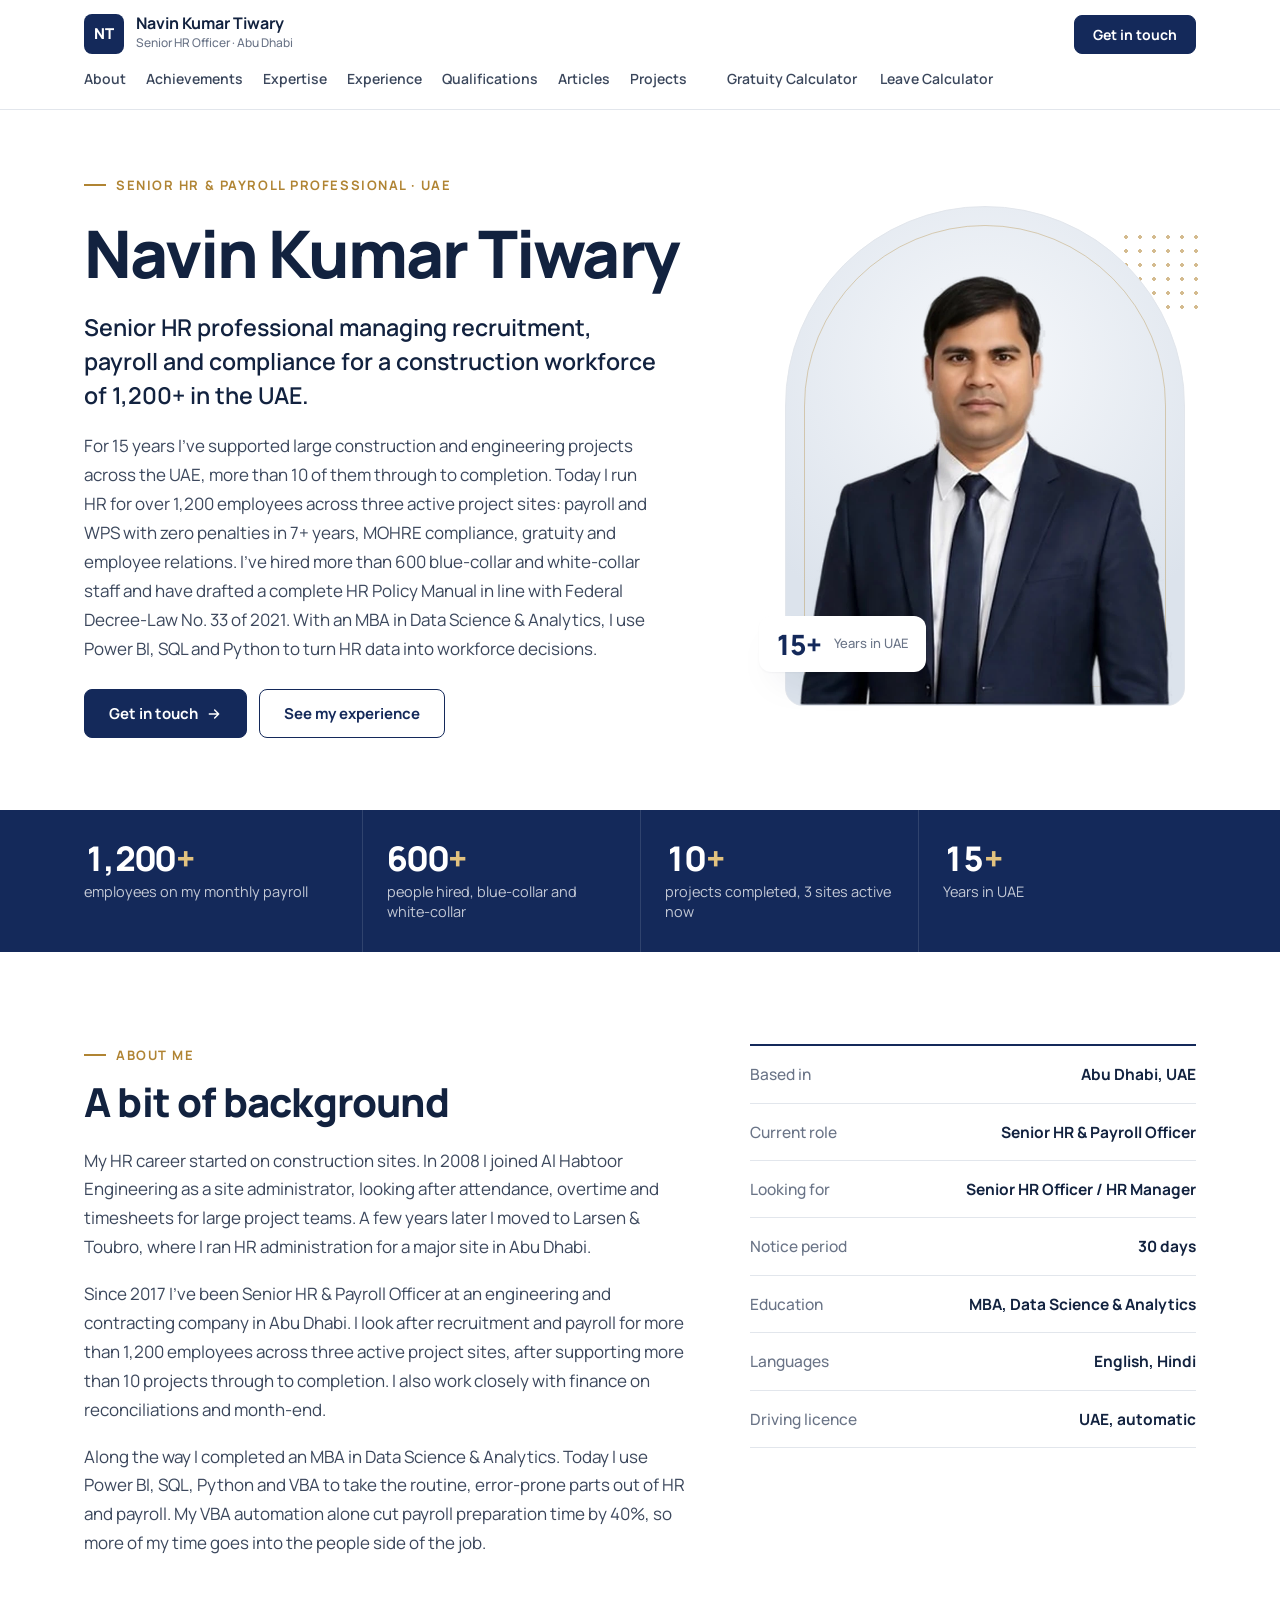
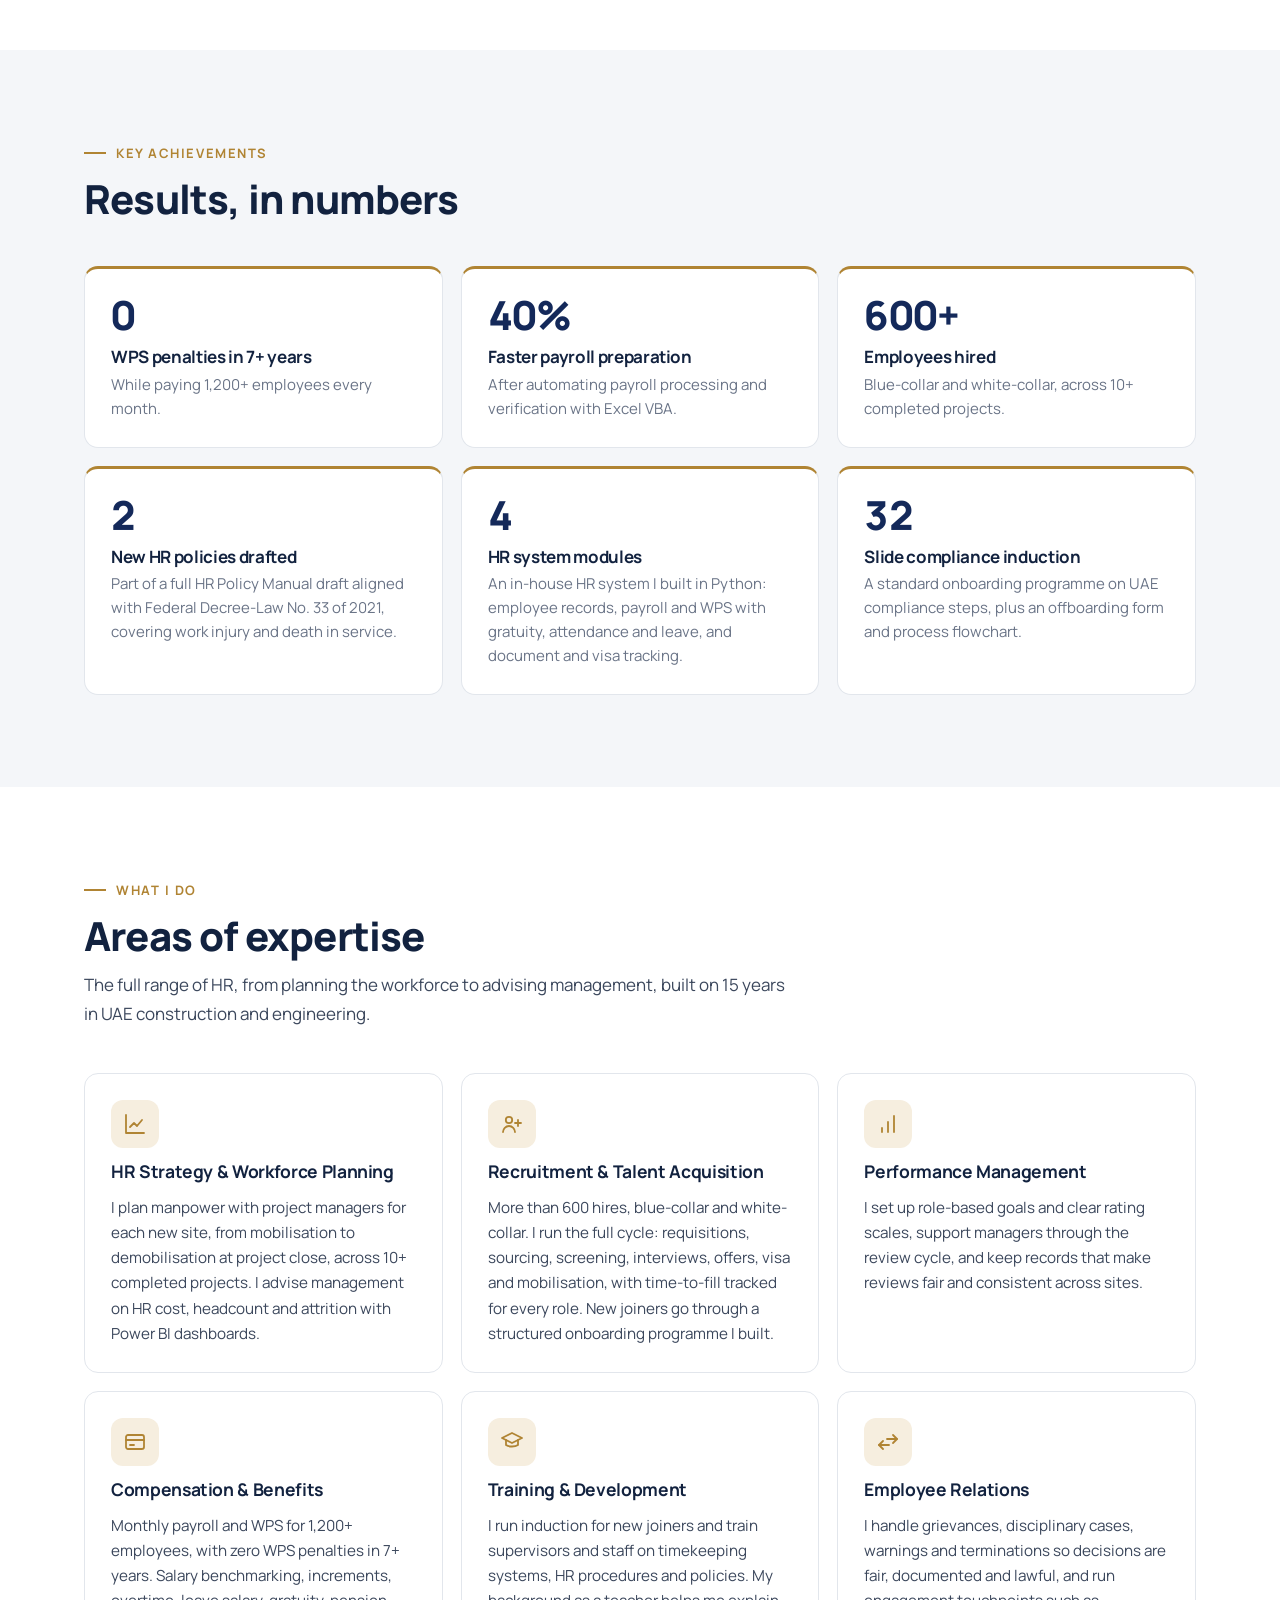
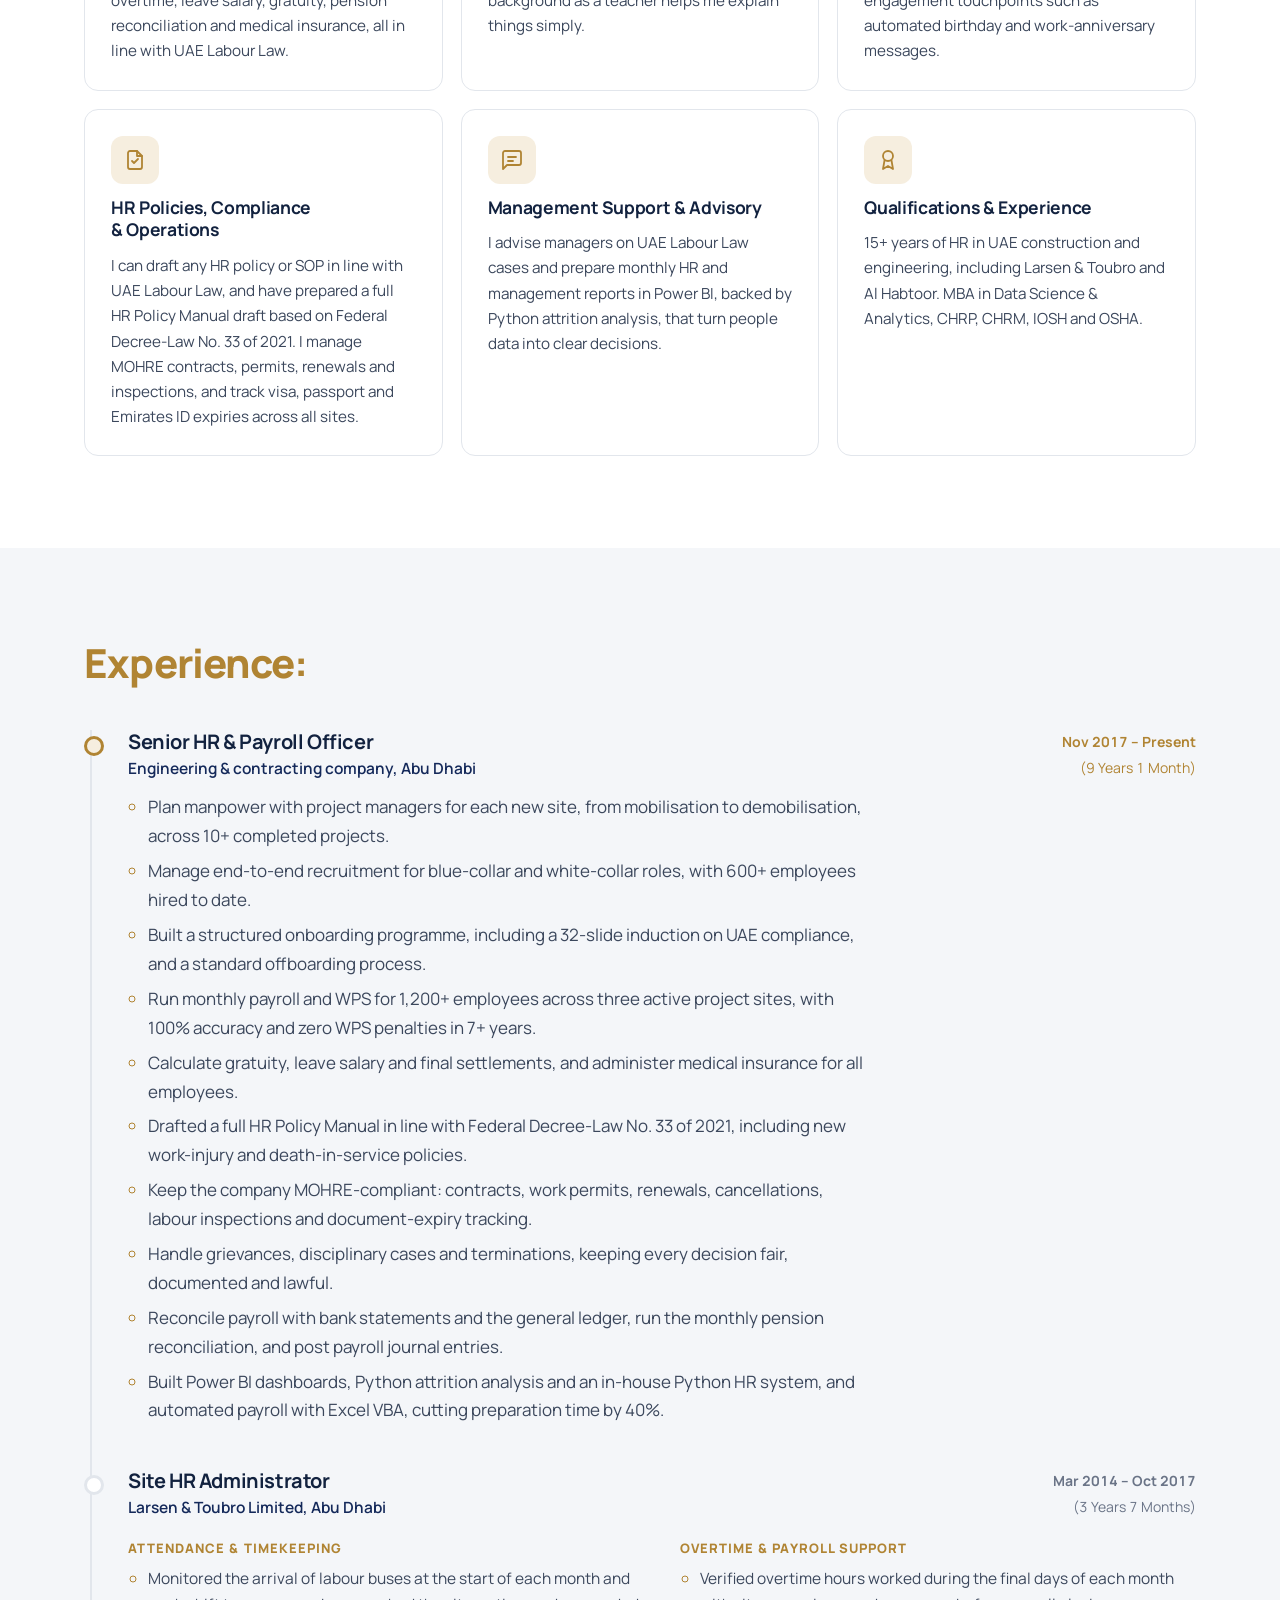
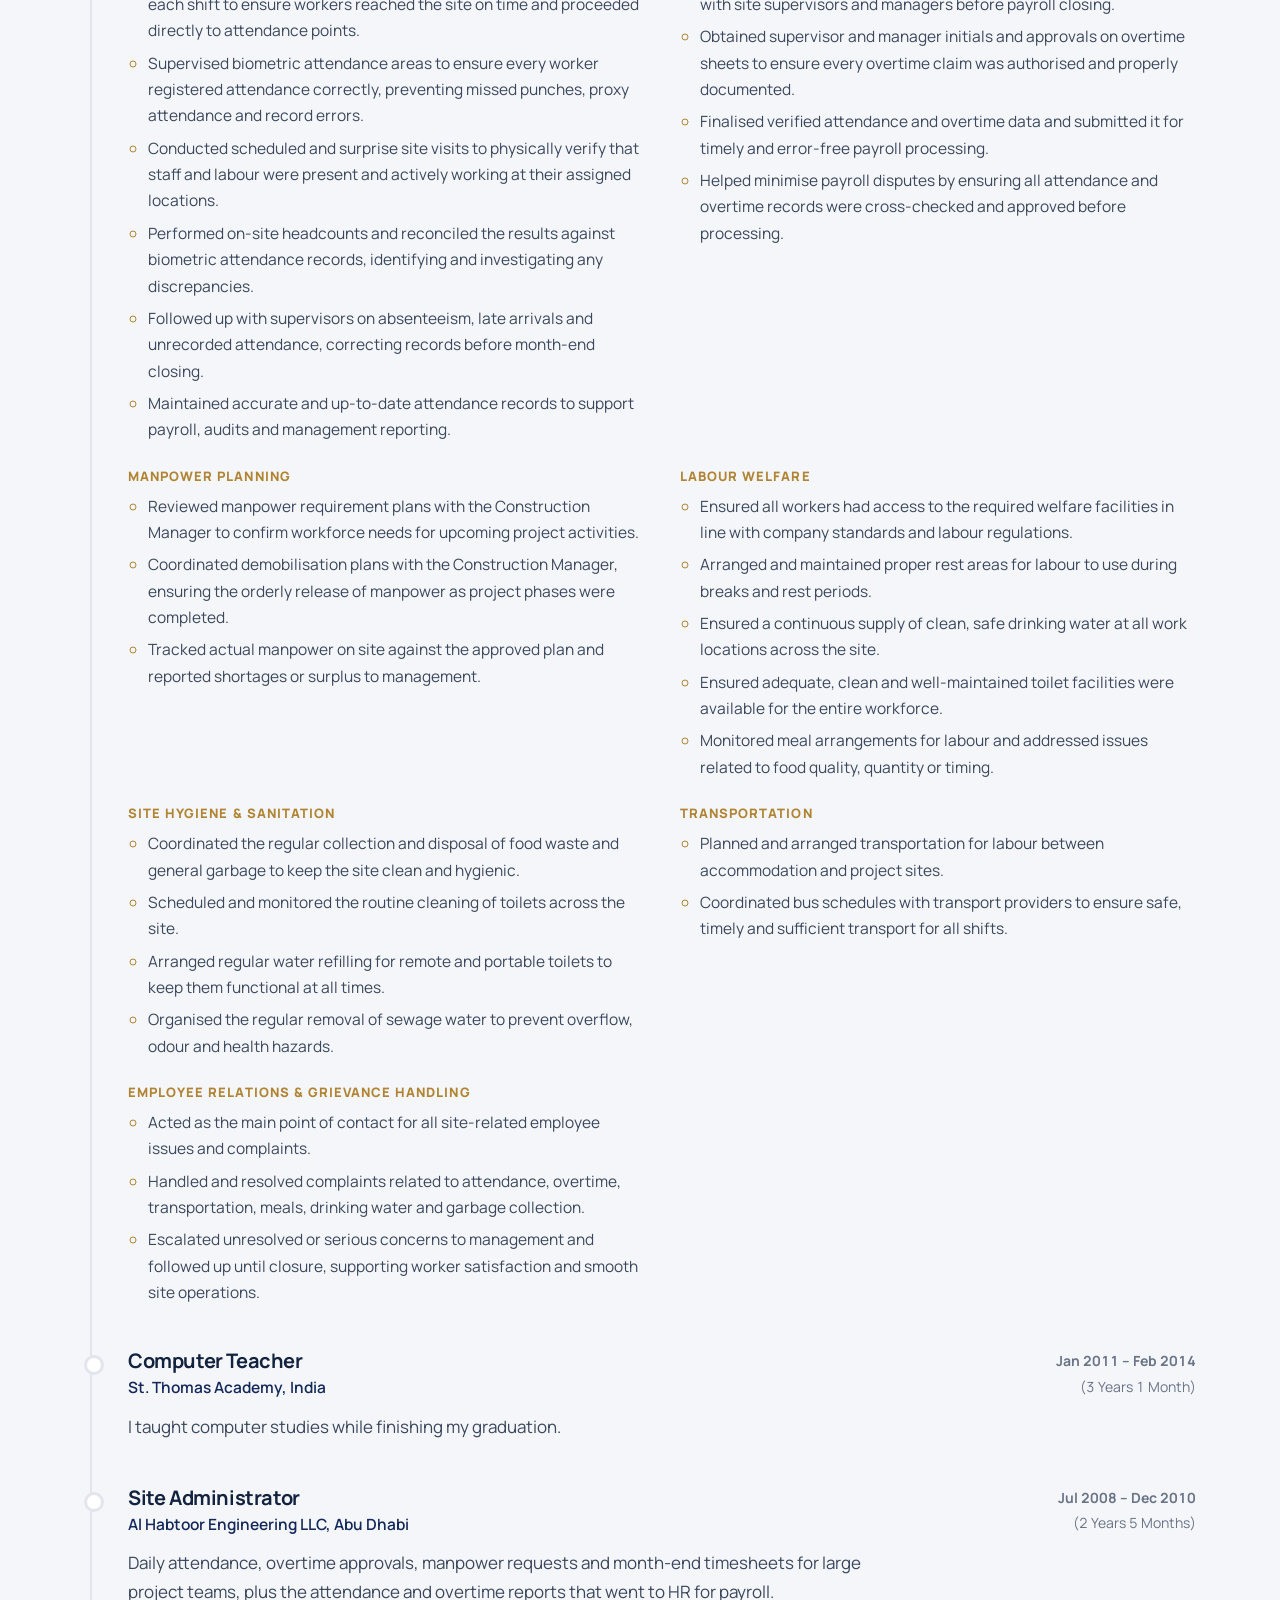
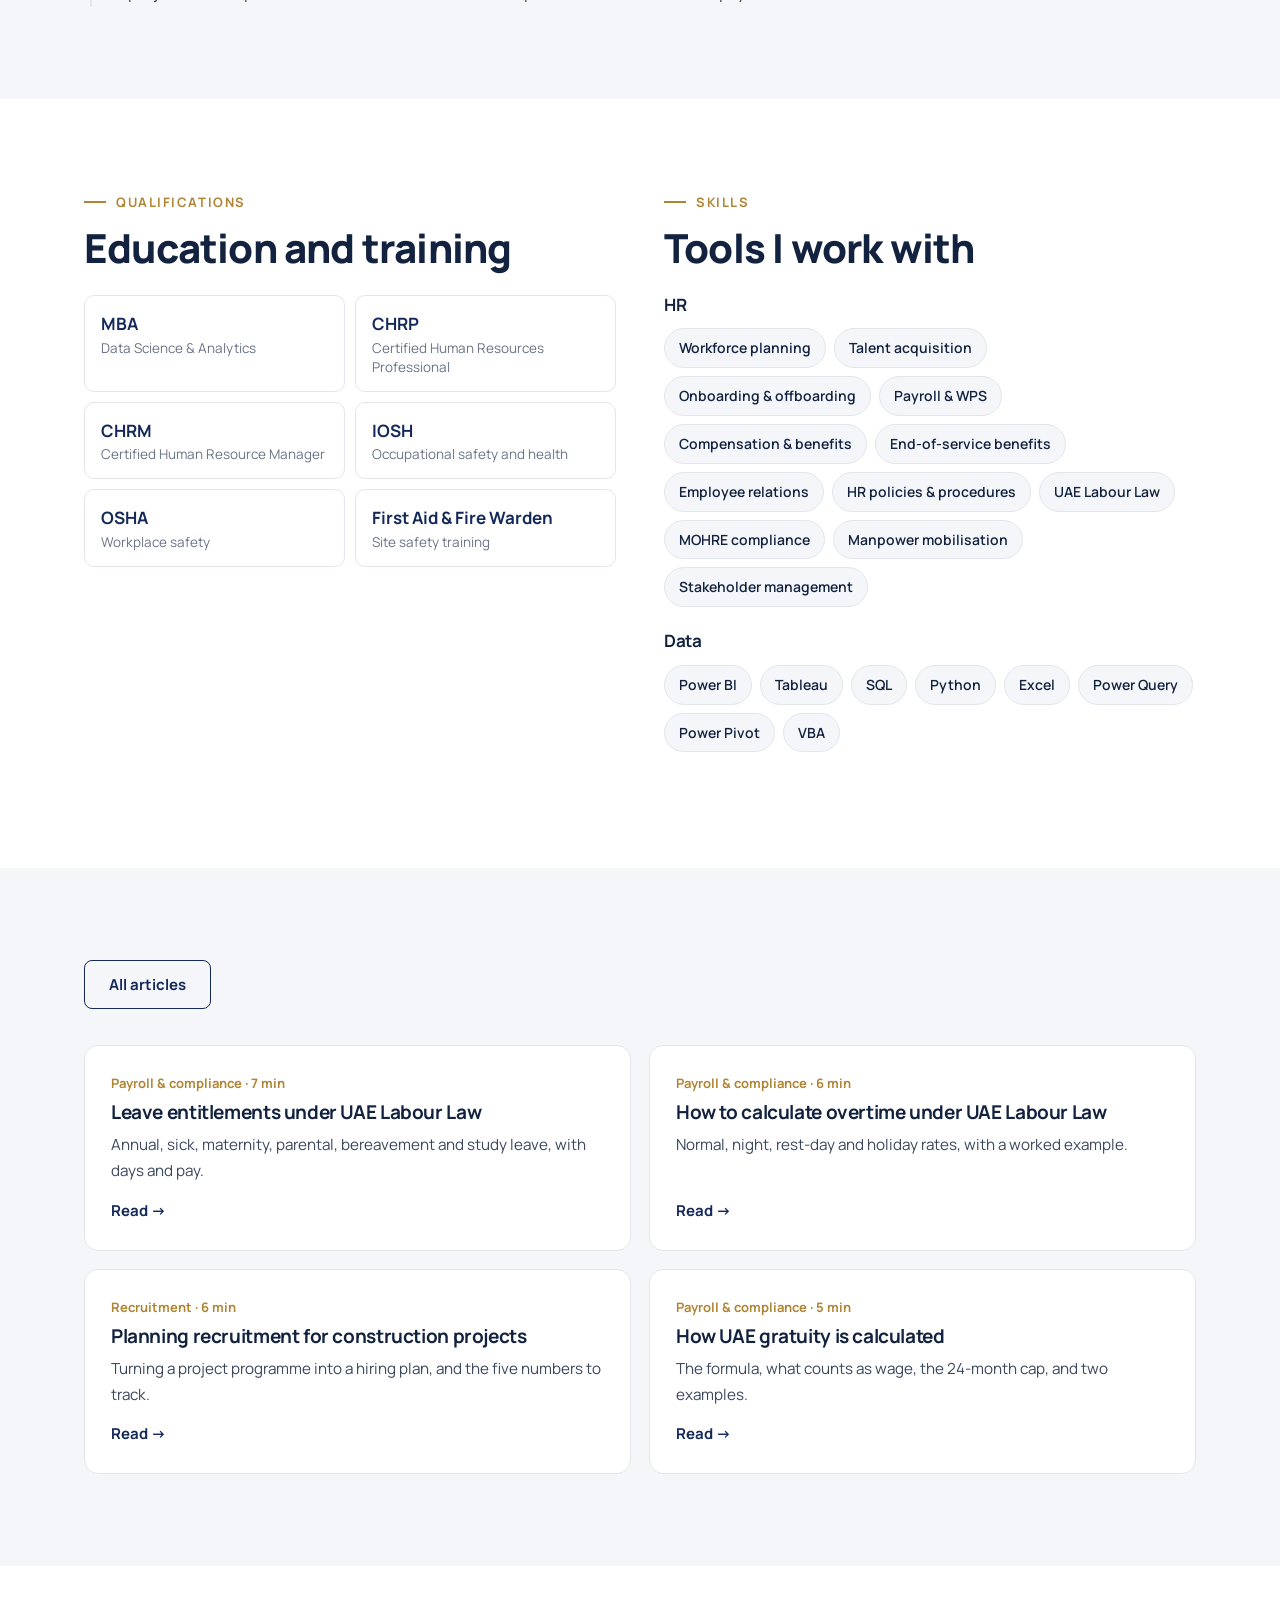
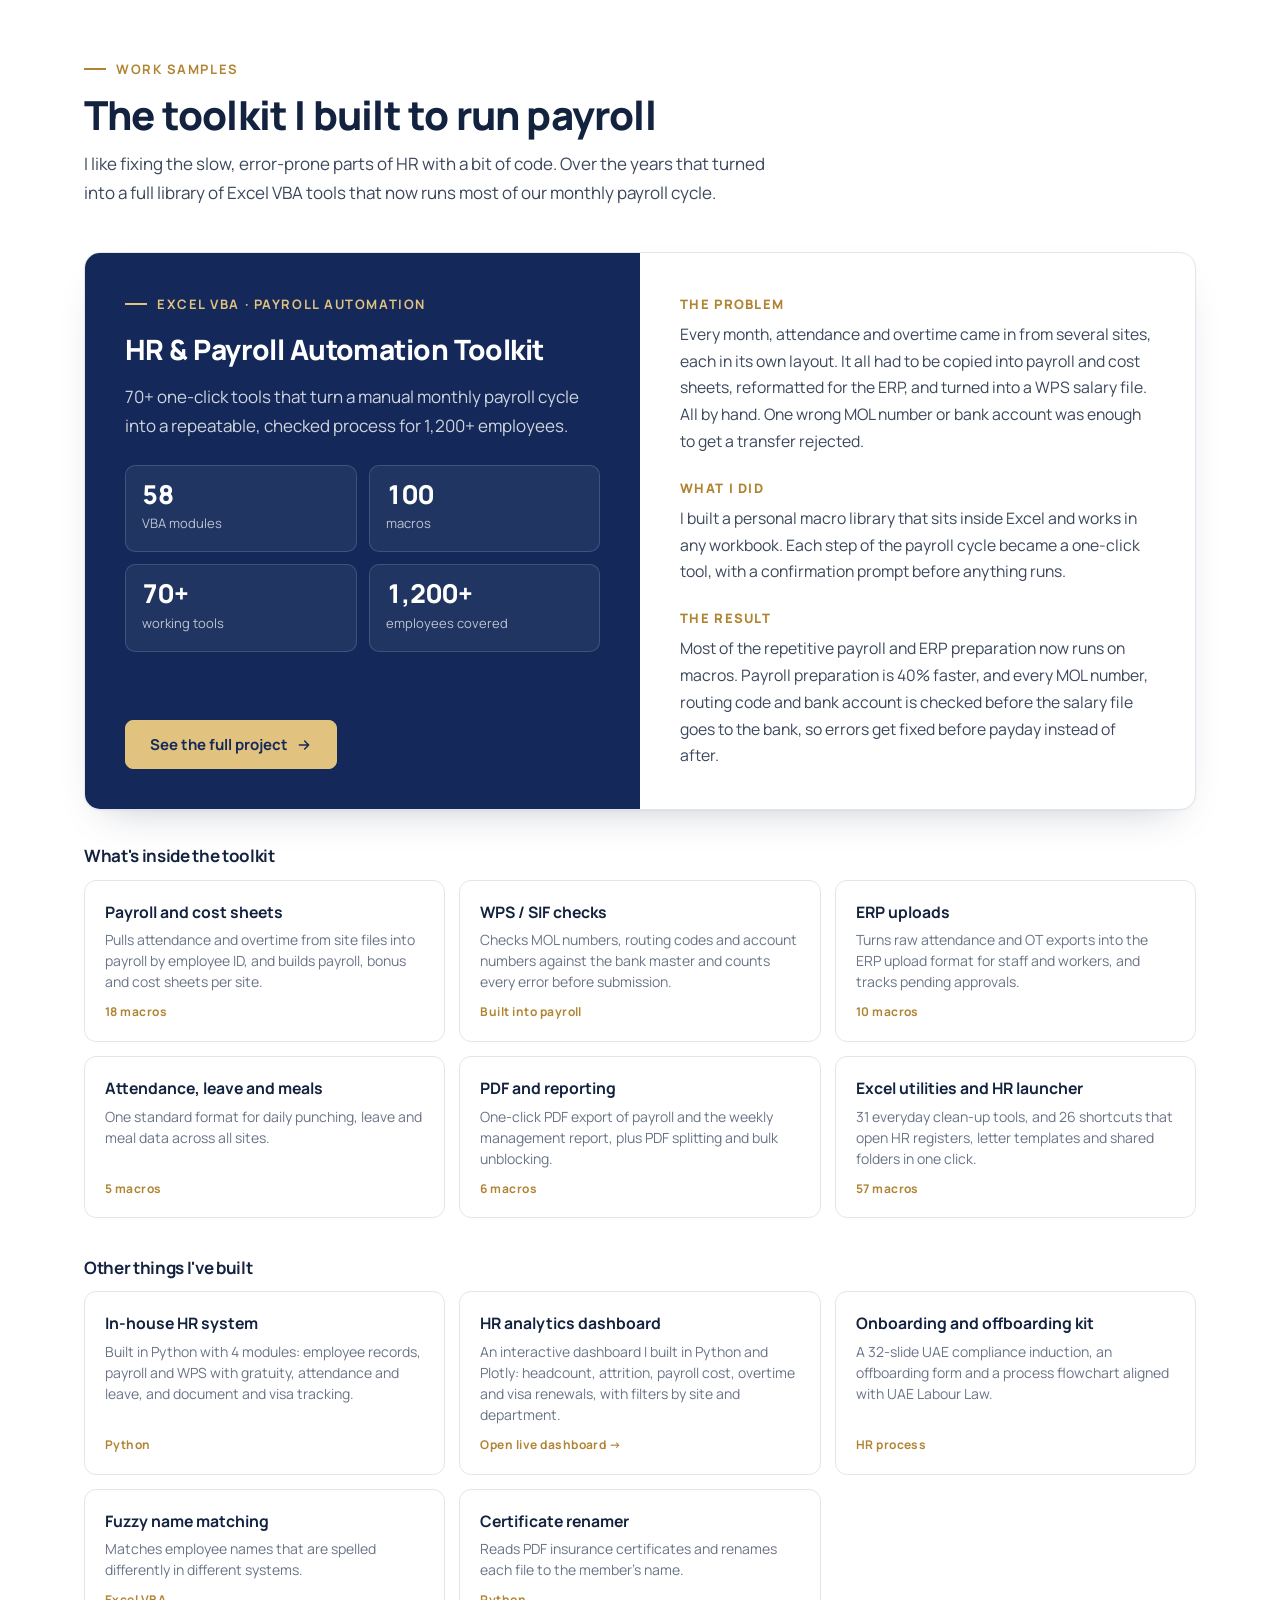
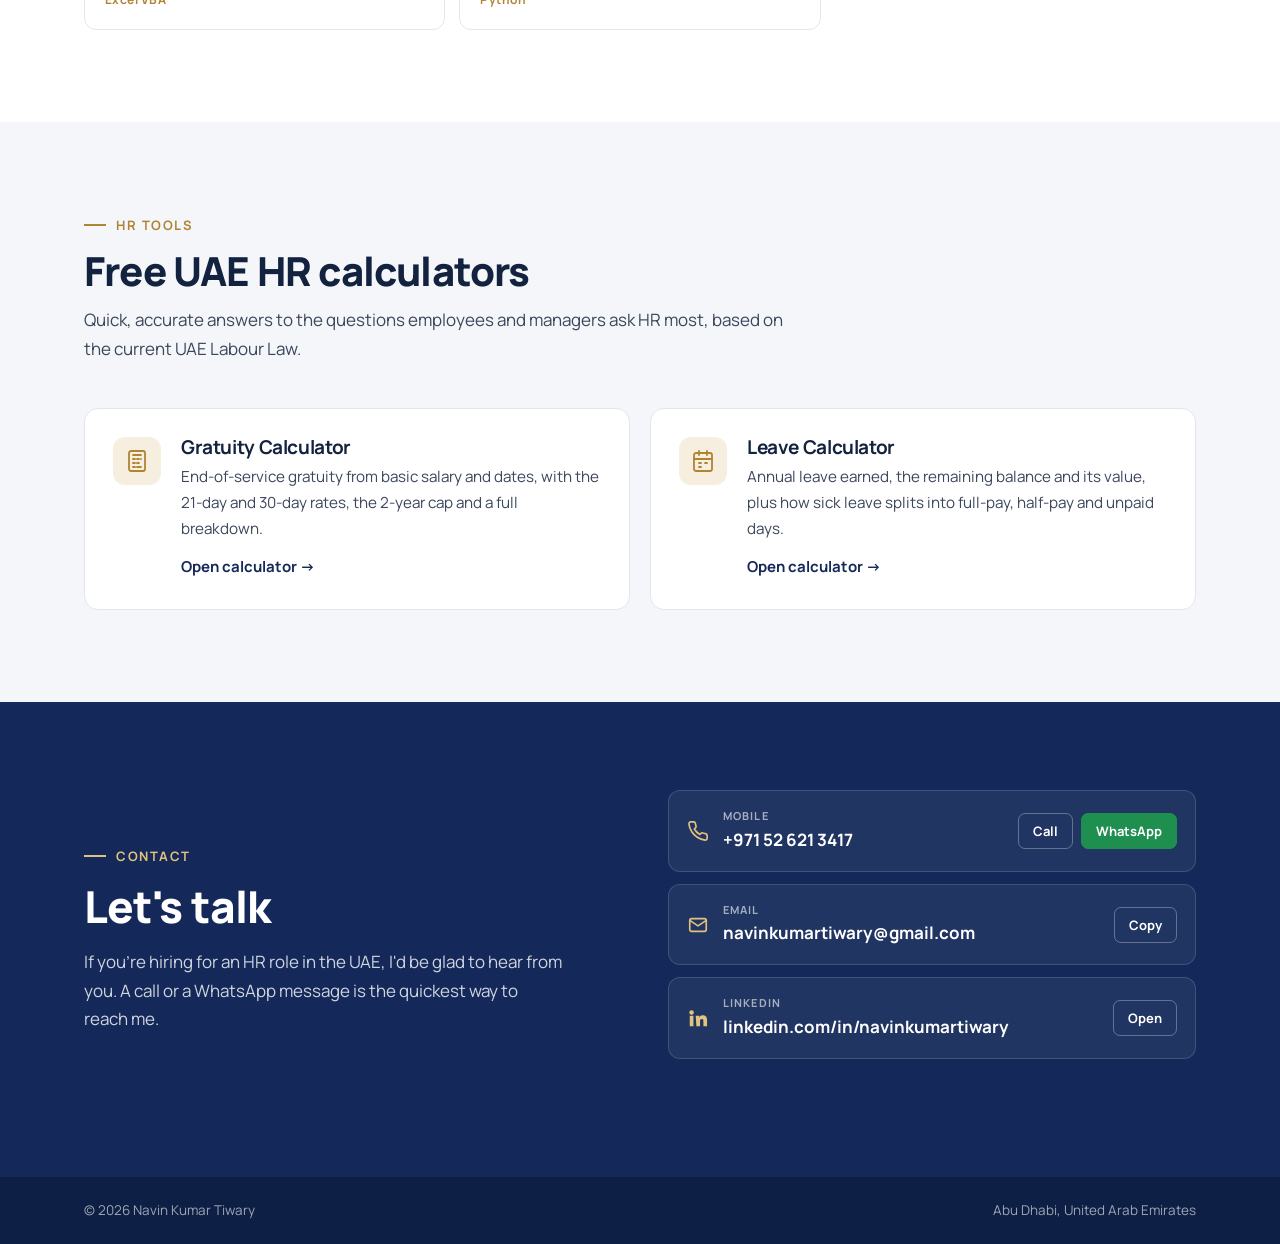
<file: index.html>
<!doctype html>
<html lang="en">
<head>
<meta charset="utf-8">
<meta name="viewport" content="width=device-width, initial-scale=1, viewport-fit=cover">
<title>Navin Kumar Tiwary | Senior HR &amp; Payroll Professional, Abu Dhabi</title>
<meta name="claude:viewport-fit-sides" content="cover">
<meta name="description" content="Navin Kumar Tiwary, Senior HR &amp; Payroll Professional in Abu Dhabi. 14+ years in UAE construction HR: 1,200+ employees, 600+ hires, zero WPS penalties in 7+ years, UAE Labour Law and MOHRE compliance, HR analytics in Power BI and Python.">
<link rel="canonical" href="https://navinkumartiwary.github.io/navinkumartiwary/">
<meta property="og:type" content="profile">
<meta property="og:title" content="Navin Kumar Tiwary | Senior HR &amp; Payroll Professional, UAE">
<meta property="og:description" content="14+ years in UAE construction HR. Payroll and WPS for 1,200+ employees, 600+ hires, UAE Labour Law compliance and HR analytics.">
<meta property="og:url" content="https://navinkumartiwary.github.io/navinkumartiwary/">
<meta property="og:image" content="https://navinkumartiwary.github.io/navinkumartiwary/images/og-image.jpg">
<meta property="og:image:width" content="1200">
<meta property="og:image:height" content="630">
<meta name="twitter:card" content="summary_large_image">
<script type="application/ld+json">{"@context":"https://schema.org","@type":"Person","name":"Navin Kumar Tiwary","jobTitle":"Senior HR & Payroll Officer","url":"https://navinkumartiwary.github.io/navinkumartiwary/","image":"https://navinkumartiwary.github.io/navinkumartiwary/images/navin-avatar.jpg","address":{"@type":"PostalAddress","addressLocality":"Abu Dhabi","addressCountry":"AE"},"sameAs":["https://www.linkedin.com/in/navinkumartiwary"],"knowsAbout":["UAE Labour Law","Payroll","WPS","MOHRE compliance","Recruitment","Workforce planning","HR analytics","Power BI","Python"],"knowsLanguage":["English","Hindi"]}</script>
<link rel="preconnect" href="https://fonts.googleapis.com">
<link rel="preconnect" href="https://fonts.gstatic.com" crossorigin>
<link rel="stylesheet" href="https://fonts.googleapis.com/css2?family=Manrope:wght@400;500;600;700;800&display=swap">
<style>
body{margin:0}
/* Layout: corporate navy & white. Hero = text left, portrait in a navy arch right; number strip; then alternating white / cool-grey bands.
   Deliberately single light theme, all colours explicit. */
:root{
  --bg:#FFFFFF; --band:#F4F6F9; --ink:#12223F; --text:#3B475C; --muted:#6A7487; --line:#E2E6EC;
  --navy:#14295A; --navy-2:#1D3A78; --gold:#B08433; --gold-soft:#F6EEDF; --ok:#2E8B57;
  --font:"Manrope", "Segoe UI", system-ui, -apple-system, sans-serif;
  --shadow:0 1px 2px rgba(18,34,63,.04), 0 18px 40px -22px rgba(18,34,63,.28);
  color-scheme:light;
}
*{box-sizing:border-box}
html{scroll-behavior:smooth}
@media (prefers-reduced-motion: reduce){html{scroll-behavior:auto} *{transition:none!important}}
body{background:var(--bg); color:var(--text); font-family:var(--font); font-size:1.0625rem; line-height:1.7; -webkit-font-smoothing:antialiased}
body::before{content:""; position:fixed; inset:0 0 auto; height:env(safe-area-inset-top, 0px); z-index:40; background:var(--bg)}
.wrap{max-width:72rem; margin:0 auto; padding-left:max(20px, env(safe-area-inset-left, 0px)); padding-right:max(20px, env(safe-area-inset-right, 0px))}
a{color:inherit}
a:focus-visible, button:focus-visible{outline:2px solid var(--gold); outline-offset:3px; border-radius:6px}
h1,h2,h3{margin:0; color:var(--ink); line-height:1.15; letter-spacing:-.02em; text-wrap:balance}
p{margin:0}
.eyebrow{display:flex; align-items:center; gap:10px; font-size:.8125rem; font-weight:700; letter-spacing:.12em; text-transform:uppercase; color:var(--gold)}
.eyebrow::before{content:""; width:22px; height:2px; background:var(--gold)}
.eyebrow.no-line::before{display:none}

.btn{display:inline-flex; align-items:center; gap:8px; padding:13px 24px; border-radius:8px; font:700 .9375rem var(--font); text-decoration:none; cursor:pointer; border:1.5px solid var(--navy); transition:background .15s, color .15s, transform .15s}
.btn:hover{transform:translateY(-1px)}
.btn-solid{background:var(--navy); color:#fff}
.btn-solid:hover{background:var(--navy-2); border-color:var(--navy-2)}
.btn-ghost{background:transparent; color:var(--navy)}
.btn-ghost:hover{background:var(--band)}
.btn svg{width:16px; height:16px}

/* header */
.top{position:sticky; top:env(safe-area-inset-top, 0px); z-index:30; background:rgba(255,255,255,.94); backdrop-filter:blur(10px); -webkit-backdrop-filter:blur(10px); border-bottom:1px solid var(--line)}
.top .wrap{display:flex; align-items:center; justify-content:space-between; gap:20px; padding-block:14px}
.logo{display:flex; align-items:center; gap:12px; text-decoration:none}
.mono{width:40px; height:40px; border-radius:8px; background:var(--navy); color:#fff; display:grid; place-items:center; font-weight:800; font-size:.9375rem; letter-spacing:.02em; flex:none}
.logo b{display:block; color:var(--ink); font-size:1rem; line-height:1.2}
.logo small{display:block; color:var(--muted); font-size:.75rem; font-weight:500}
.top nav > ul{display:flex; gap:20px; list-style:none; margin:0; padding:0}
.top nav a{text-decoration:none; font-size:.875rem; font-weight:600; color:var(--text); white-space:nowrap}
.logo small, .top .btn{white-space:nowrap}
.top nav a:hover{color:var(--navy)}
.top .btn{padding:9px 18px; font-size:.875rem}
.top nav .dd{position:relative}
.top nav .dd-label span{font-size:.7em; margin-left:2px}
.top nav .sub{display:none; position:absolute; top:100%; left:-14px; margin:0; padding:8px; list-style:none; background:#fff; border:1px solid var(--line); border-radius:10px; box-shadow:var(--shadow); min-width:200px; z-index:40}
.top nav .dd::after{content:""; position:absolute; left:0; right:0; top:100%; height:12px}
.top nav .sub{margin-top:10px}
.top nav .dd:hover .sub, .top nav .dd:focus-within .sub{display:block}
.top nav .sub a{display:block; padding:9px 12px; border-radius:7px}
.top nav .sub a:hover{background:var(--band); color:var(--navy)}


/* hero */
.hero .wrap{display:grid; grid-template-columns:minmax(0,1.2fr) minmax(0,.8fr); gap:56px; align-items:center; padding-block:64px 72px}
.hero-text{display:flex; flex-direction:column; gap:20px}
.hero h1{font-size:clamp(2.6rem, 6vw, 4.1rem); font-weight:800; letter-spacing:-.03em}
.hero .line{font-size:clamp(1.2rem, 2.2vw, 1.45rem); color:var(--ink); font-weight:600; line-height:1.45; max-width:36rem}
.hero .more{color:var(--text); max-width:36rem}
.cta{display:flex; gap:12px; flex-wrap:wrap; margin-top:6px}
.open{display:inline-flex; align-items:center; gap:10px; font-size:.9063rem; color:var(--muted); font-weight:500}
.open i{width:9px; height:9px; border-radius:50%; background:var(--ok); box-shadow:0 0 0 4px rgba(46,139,87,.14); flex:none}

.arch{position:relative; justify-self:center; width:100%; max-width:400px; isolation:isolate}
.arch-frame{position:relative; aspect-ratio:4/5; max-width:100%; border-radius:200px 200px 18px 18px; overflow:hidden;
  background:radial-gradient(circle at 50% 32%, #F6F8FB, #DCE3EC 72%); border:1px solid var(--line)}
.arch-frame::before{content:""; position:absolute; inset:18px; border-radius:inherit; border:1px solid rgba(176,132,51,.35)}
.arch-frame img{position:absolute; left:50%; bottom:0; transform:translateX(-50%); width:112%; max-width:none; height:auto}
.tag-card{position:absolute; left:-26px; bottom:34px; background:#fff; border-radius:12px; padding:14px 18px; box-shadow:var(--shadow); display:flex; align-items:center; gap:12px}
.tag-card b{font-size:1.75rem; font-weight:800; color:var(--navy); line-height:1}
.tag-card span{font-size:.8125rem; color:var(--muted); line-height:1.35; font-weight:500}
.dots{position:absolute; right:-18px; top:24px; width:84px; height:84px; background-image:radial-gradient(var(--gold) 1.6px, transparent 1.8px); background-size:14px 14px; opacity:.55; z-index:-1}

/* numbers */
.numbers{background:var(--navy); color:#fff}
.numbers .wrap{display:grid; grid-template-columns:repeat(4, minmax(0,1fr))}
.num{padding:30px 24px; border-left:1px solid rgba(255,255,255,.12)}
.num:first-child{border-left:0; padding-left:0}
.num b{display:block; font-size:2.125rem; font-weight:800; letter-spacing:-.02em; line-height:1.1; font-variant-numeric:tabular-nums}
.num b em{font-style:normal; color:#E2C27F}
.num b i{font-style:normal}
.num span{font-size:.9063rem; color:rgba(255,255,255,.75); line-height:1.4; display:block; margin-top:4px}

/* sections */
.section{padding-block:92px}
.section.band{background:var(--band)}
.head{display:flex; flex-direction:column; gap:12px; margin-bottom:44px; max-width:44rem}
.head h2{font-size:clamp(1.9rem, 3.6vw, 2.5rem); font-weight:800}

/* what I do */
.do{display:grid; grid-template-columns:repeat(2, minmax(0,1fr)); gap:20px}
.do-item{background:#fff; border:1px solid var(--line); border-radius:14px; padding:30px; display:grid; grid-template-columns:auto minmax(0,1fr); gap:20px; align-items:start}
.ico{width:48px; height:48px; border-radius:12px; background:var(--gold-soft); color:var(--gold); display:grid; place-items:center}
.ico svg{width:24px; height:24px}
.do-item h3{font-size:1.1875rem; font-weight:700; margin-bottom:8px}
.do-item p{font-size:.9844rem}

.areas{display:grid; grid-template-columns:repeat(3, minmax(0,1fr)); gap:18px}
.area{background:#fff; border:1px solid var(--line); border-radius:14px; padding:26px; display:flex; flex-direction:column; gap:12px; transition:border-color .2s, box-shadow .2s}
.area:hover{border-color:#CFD6E1; box-shadow:var(--shadow)}
.area h3{font-size:1.0938rem; font-weight:700; line-height:1.3}
.area p{font-size:.9531rem; line-height:1.65}
.wins{display:grid; grid-template-columns:repeat(3, minmax(0,1fr)); gap:18px}
.win{border:1px solid var(--line); border-radius:14px; padding:26px; background:#fff; display:flex; flex-direction:column; gap:6px; border-top:3px solid var(--gold)}
.win b{font-size:2.5rem; font-weight:800; color:var(--navy); line-height:1; letter-spacing:-.02em; font-variant-numeric:tabular-nums}
.win h3{font-size:1.0625rem; font-weight:700; margin-top:6px}
.win p{font-size:.9375rem; color:var(--muted); line-height:1.6}
.top nav > ul > li > a{position:relative; padding-block:6px}
.top nav > ul > li > a.active{color:var(--navy)}
.top nav > ul > li > a.active::after{content:""; position:absolute; left:0; right:0; bottom:-2px; height:2px; background:var(--gold); border-radius:2px}
.htools{display:grid; grid-template-columns:repeat(2, minmax(0,1fr)); gap:20px}
.htool{display:grid; grid-template-columns:auto minmax(0,1fr); gap:20px; align-items:start; padding:28px; border:1px solid var(--line); border-radius:14px; background:#fff; text-decoration:none; transition:border-color .2s, box-shadow .2s}
.htool:hover{border-color:var(--navy); box-shadow:var(--shadow)}
.htool h3{font-size:1.1875rem; font-weight:700; margin-bottom:6px}
.htool p{font-size:.9531rem; margin-bottom:10px}
.htool span{color:var(--navy); font-weight:700; font-size:.9375rem}
section[id]{scroll-margin-top:80px}
/* about */
.about{display:grid; grid-template-columns:minmax(0,1.35fr) minmax(0,1fr); gap:64px; align-items:start}
.about .text{display:flex; flex-direction:column; gap:18px}
.about .text p{max-width:38rem}
.facts{margin:0; border-top:2px solid var(--navy)}
.facts div{display:flex; justify-content:space-between; gap:16px; padding:15px 0; border-bottom:1px solid var(--line); font-size:.9688rem}
.facts dt{color:var(--muted); font-weight:500}
.facts dd{margin:0; font-weight:700; color:var(--ink); text-align:right}

/* experience */
.jobs{list-style:none; padding:0; border-left:2px solid var(--line); margin:0 0 0 6px}
.job{position:relative; padding:0 0 44px 36px}
.job:last-child{padding-bottom:0}
.job::before{content:""; position:absolute; left:-8px; top:6px; width:14px; height:14px; border-radius:50%; background:#fff; border:3px solid var(--line)}
.job.now::before{border-color:var(--gold); background:var(--gold-soft)}
.job-top{display:flex; justify-content:space-between; align-items:flex-start; flex-wrap:wrap; gap:4px 16px}
.job h3{font-size:1.25rem; font-weight:700}
.when{font-size:.875rem; font-weight:700; color:var(--muted); font-variant-numeric:tabular-nums; white-space:nowrap}
.job.now .when{color:var(--gold)}
.head h2.gold-h{color:var(--gold)}
.tenure-line{display:block; margin-top:2px; font-weight:400}
.tenure{font-weight:inherit; color:inherit}
.when{text-align:right}
.job.now .tenure{color:inherit}
.org{font-weight:600; color:var(--navy); margin-top:2px; font-size:.9688rem}
.job p.desc{margin-top:12px; max-width:46rem}
.job ul{margin:12px 0 0; padding-left:20px; display:flex; flex-direction:column; gap:6px; max-width:46rem}
.job li::marker{color:var(--gold)}

.duties{display:grid; grid-template-columns:repeat(2, minmax(0,1fr)); gap:22px 36px; margin-top:16px; max-width:none}
.duty h4{margin:0 0 6px; font-size:.8125rem; letter-spacing:.08em; text-transform:uppercase; color:var(--gold); font-weight:800}
.duty ul{margin:0 !important; padding-left:20px; display:flex; flex-direction:column; gap:6px; font-size:.9688rem}
/* case study */
.case{display:grid; grid-template-columns:minmax(0,1fr) minmax(0,1fr); background:#fff; border:1px solid var(--line); border-radius:16px; overflow:hidden; box-shadow:var(--shadow)}
.case-left{background:var(--navy); color:#fff; padding:40px; display:flex; flex-direction:column; gap:18px; min-width:0}
.case-left .eyebrow{color:#E2C27F}
.case-left .eyebrow::before{background:#E2C27F}
.case-left h3{color:#fff; font-size:1.75rem; font-weight:800}
.case-left p{color:rgba(255,255,255,.8)}
.mock{margin-top:auto; background:rgba(255,255,255,.06); border:1px solid rgba(255,255,255,.14); border-radius:10px; overflow:hidden; font-size:.8125rem}
.mock-wrap{overflow-x:auto}
.mock table{width:100%; border-collapse:collapse}
.mock th,.mock td{padding:8px 12px; text-align:left; border-bottom:1px solid rgba(255,255,255,.08); white-space:nowrap}
.mock th{color:rgba(255,255,255,.6); font-weight:600; font-size:.75rem}
.mock tr:last-child td{border-bottom:0}
.mock td:last-child{color:#9BE0B4; font-weight:700}
.mock tr.bad td{background:rgba(226,120,100,.22)}
.mock tr.bad td:last-child{color:#FFB4A6}
.mock caption{caption-side:bottom; text-align:left; padding:8px 12px; color:rgba(255,255,255,.5); font-size:.75rem}
.kpis{display:grid; grid-template-columns:repeat(2, minmax(0,1fr)); gap:12px; margin-top:6px}
.kpis div{padding:14px 16px; border-radius:10px; background:rgba(255,255,255,.06); border:1px solid rgba(255,255,255,.14)}
.kpis b{display:block; font-size:1.625rem; font-weight:800; color:#fff; line-height:1.1; font-variant-numeric:tabular-nums}
.kpis span{font-size:.8125rem; color:rgba(255,255,255,.7)}
.btn-gold{background:#E2C27F; border-color:#E2C27F; color:var(--navy); align-self:flex-start; margin-top:auto}
.btn-gold:hover{background:#EBD199; border-color:#EBD199}
.others + .others{margin-top:40px}
.case-right{padding:40px; display:flex; flex-direction:column; gap:22px}
.step h4{margin:0 0 6px; font-size:.8125rem; letter-spacing:.1em; text-transform:uppercase; color:var(--gold); font-weight:800}
.step p{font-size:.9844rem}
.others{margin-top:36px}
.others h3{font-size:1.0625rem; font-weight:700; margin-bottom:14px}
.tools{display:grid; grid-template-columns:repeat(3, minmax(0,1fr)); gap:14px}
.tool{background:#fff; border:1px solid var(--line); border-radius:12px; padding:18px 20px; display:flex; flex-direction:column; gap:4px}
.tool b{color:var(--ink); font-size:.9844rem}
.tool span{font-size:.875rem; color:var(--muted); line-height:1.5}
.tool-link{text-decoration:none; transition:border-color .2s, box-shadow .2s}
.tool-link:hover{border-color:var(--navy); box-shadow:var(--shadow)}
.tool small{font-size:.75rem; font-weight:700; color:var(--gold); letter-spacing:.04em; margin-top:auto; padding-top:6px}

/* credentials */
.creds{display:grid; grid-template-columns:repeat(2, minmax(0,1fr)); gap:48px}
.creds h3{font-size:1.0625rem; font-weight:700; margin-bottom:14px}
.cert-list{list-style:none; margin:0; padding:0; display:grid; grid-template-columns:repeat(2, minmax(0,1fr)); gap:10px}
.cert-list li{display:flex; flex-direction:column; padding:14px 16px; border:1px solid var(--line); border-radius:10px; background:#fff}
.cert-list b{color:var(--navy); font-size:1.0625rem}
.cert-list span{font-size:.8438rem; color:var(--muted); line-height:1.4}
.chips{display:flex; flex-wrap:wrap; gap:8px; list-style:none; margin:0 0 24px; padding:0}
.chips li{padding:7px 14px; border-radius:999px; background:var(--band); border:1px solid var(--line); font-size:.875rem; font-weight:600; color:var(--ink)}

/* writing */
.article{display:grid; grid-template-columns:minmax(0,1fr) auto; gap:24px; align-items:center; padding:30px; border:1px solid var(--line); border-radius:14px; text-decoration:none; background:#fff; transition:box-shadow .2s}
.article:hover{box-shadow:var(--shadow)}
.article small{font-size:.8125rem; color:var(--muted); font-weight:600}
.article h3{font-size:1.3125rem; font-weight:700; margin:6px 0}
.arts{display:grid; grid-template-columns:repeat(2, minmax(0,1fr)); gap:18px}
.art{display:flex; flex-direction:column; gap:8px; padding:26px; border:1px solid var(--line); border-radius:14px; background:#fff; text-decoration:none; transition:box-shadow .2s, border-color .2s}
.art:hover{box-shadow:var(--shadow); border-color:#CFD6E1}
.art small{font-size:.8125rem; color:var(--gold); font-weight:700}
.art h3{font-size:1.1875rem; font-weight:700}
.art p{font-size:.9531rem}
.art span{margin-top:auto; padding-top:6px; color:var(--navy); font-weight:700; font-size:.9375rem}
.head-row{display:flex; justify-content:space-between; align-items:end; gap:16px; flex-wrap:wrap; margin-bottom:36px}
.head-row .head{margin:0}
.head-row.only-btn{justify-content:flex-start}

/* contact */
.contact{background:var(--navy); color:#fff}
.contact .wrap{padding-block:88px; display:grid; grid-template-columns:minmax(0,1fr) minmax(0,1fr); gap:56px; align-items:center}
.contact .eyebrow{color:#E2C27F}
.contact .eyebrow::before{background:#E2C27F}
.contact h2{color:#fff; font-size:clamp(2rem, 4vw, 2.75rem); font-weight:800; margin-top:14px}
.contact p.lead{color:rgba(255,255,255,.8); margin-top:16px; max-width:30rem}
.clist{display:flex; flex-direction:column; gap:12px; min-width:0}
.citem{display:flex; align-items:center; gap:14px; padding:16px 18px; border-radius:12px; background:rgba(255,255,255,.06); border:1px solid rgba(255,255,255,.14); flex-wrap:wrap}
.citem > svg{width:22px; height:22px; flex:none; color:#E2C27F}
.citem div.info{flex:1; min-width:0; display:flex; flex-direction:column}
.citem small{font-size:.6875rem; text-transform:uppercase; letter-spacing:.1em; color:rgba(255,255,255,.6); font-weight:700}
.citem span{font-weight:700; overflow-wrap:anywhere}
.acts{display:flex; gap:8px; flex:none}
.acts a, .acts button{font:700 .8125rem var(--font); padding:8px 14px; border-radius:7px; border:1px solid rgba(255,255,255,.3); background:transparent; color:#fff; text-decoration:none; cursor:pointer}
.acts a:hover, .acts button:hover{background:rgba(255,255,255,.1)}
.acts a.wa{background:#1F8F50; border-color:#1F8F50}
.acts a.wa:hover{background:#19793F}
#copyNote{font-size:.875rem; color:#E2C27F; min-height:1.3em}

footer{background:#0E1F45; color:rgba(255,255,255,.6)}
footer .wrap{padding-block:22px; display:flex; justify-content:space-between; gap:12px; flex-wrap:wrap; font-size:.8438rem}

@media (max-width: 1300px){
  .top .wrap{flex-wrap:wrap; row-gap:10px}
  .top nav{order:3; width:100%; overflow-x:auto; -webkit-overflow-scrolling:touch}
  .top nav ul{gap:20px; white-space:nowrap; padding-bottom:2px}
  .top nav a{font-size:.875rem}
  .top nav .dd-label{display:none}
  .top nav .sub{display:contents !important}
  .top nav .sub li{display:inline-block; margin-left:20px}
  .top nav .sub a{display:inline; padding:0}
  .top nav .sub a:hover{background:none}
}
@media (max-width: 1000px){
  .tools{grid-template-columns:repeat(2, minmax(0,1fr))}
  .wins{grid-template-columns:repeat(2, minmax(0,1fr))}
  .areas{grid-template-columns:repeat(2, minmax(0,1fr))}
}
@media (max-width: 860px){
  .when{text-align:left}
  .hero .wrap{grid-template-columns:1fr; gap:40px; padding-block:40px 56px}
  .arch{max-width:340px}
  .tag-card{left:-10px}
  .numbers .wrap{grid-template-columns:repeat(2, minmax(0,1fr))}
  .num{padding:22px 16px}
  .num:nth-child(odd){border-left:0; padding-left:0}
  .num:nth-child(-n+2){border-bottom:1px solid rgba(255,255,255,.12)}
  .do{grid-template-columns:1fr}
  .about{grid-template-columns:1fr; gap:36px}
  .duties{grid-template-columns:1fr}
  .case{grid-template-columns:1fr}
  .case-left, .case-right{padding:28px}
  .creds{grid-template-columns:1fr; gap:32px}
  .contact .wrap{grid-template-columns:1fr; padding-block:64px; gap:32px}
  .section{padding-block:68px}
  .article{grid-template-columns:1fr}
  .arts{grid-template-columns:1fr}
}
@media (max-width: 560px){
  .tools{grid-template-columns:1fr}
  .htools{grid-template-columns:1fr}
  .wins{grid-template-columns:1fr}
  .areas{grid-template-columns:1fr}
  .do-item{grid-template-columns:1fr; padding:24px}
  .logo small{display:none}
  .num b{font-size:1.875rem}
  .cert-list{grid-template-columns:1fr}
  .top .btn{padding:8px 14px}
}
</style>
</head>
<body>

<header class="top">
  <div class="wrap">
    <a class="logo" href="#top"><span class="mono">NT</span><span><b>Navin Kumar Tiwary</b><small>Senior HR Officer · Abu Dhabi</small></span></a>
    <nav aria-label="Sections">
      <ul>
        <li><a href="#about">About</a></li>
        <li><a href="#achievements">Achievements</a></li>
        <li><a href="#work">Expertise</a></li>
        <li><a href="#experience">Experience</a></li>
        <li><a href="#credentials">Qualifications</a></li>
        <li><a href="#writing">Articles</a></li>
        <li><a href="#built">Projects</a></li>
        <li class="dd"><a href="#tools" class="dd-label" aria-haspopup="true">HR Tools <span aria-hidden="true">▾</span></a>
          <ul class="sub">
            <li><a href="tools/gratuity-calculator.html">Gratuity Calculator</a></li>
            <li><a href="tools/leave-calculator.html">Leave Calculator</a></li>
          </ul>
        </li>
      </ul>
    </nav>
    <a class="btn btn-solid" href="#contact">Get in touch</a>
  </div>
</header>

<main id="top">
  <section class="hero">
    <div class="wrap">
      <div class="hero-text">
        <p class="eyebrow">Senior HR &amp; Payroll Professional · UAE</p>
        <h1>Navin Kumar Tiwary</h1>
        <p class="line">Senior HR professional managing recruitment, payroll and compliance for a construction workforce of 1,200+ in the UAE.</p>
        <p class="more">For <span data-exp="years">14</span> years I've supported large construction and engineering projects across the UAE, more than 10 of them through to completion. Today I run HR for over 1,200 employees across three active project sites: payroll and WPS with zero penalties in 7+ years, MOHRE compliance, gratuity and employee relations. I've hired more than 600 blue-collar and white-collar staff and have drafted a complete HR Policy Manual in line with Federal Decree-Law No. 33 of 2021. With an MBA in Data Science &amp; Analytics, I use Power BI, SQL and Python to turn HR data into workforce decisions.</p>
        <div class="cta">
          <a class="btn btn-solid" href="#contact">Get in touch
            <svg viewBox="0 0 24 24" fill="none" stroke="currentColor" stroke-width="2.2" stroke-linecap="round" stroke-linejoin="round" aria-hidden="true"><path d="M5 12h14M13 6l6 6-6 6"/></svg></a>
          <a class="btn btn-ghost" href="#experience">See my experience</a>
        </div>
      </div>
      <div class="arch">
        <div class="dots" aria-hidden="true"></div>
        <div class="arch-frame"><img src="images/navin-portrait.webp" alt="Navin Kumar Tiwary" width="800" height="800"></div>
        <div class="tag-card"><b data-exp="plus">14+</b><span>Years in UAE</span></div>
      </div>
    </div>
  </section>

  <section class="numbers" aria-label="Key numbers">
    <div class="wrap">
      <div class="num"><b>1,200<em>+</em></b><span>employees on my monthly payroll</span></div>
      <div class="num"><b>600<em>+</em></b><span>people hired, blue-collar and white-collar</span></div>
      <div class="num"><b>10<em>+</em></b><span>projects completed, 3 sites active now</span></div>
      <div class="num"><b><i data-exp="years">14</i><em>+</em></b><span>Years in UAE</span></div>
    </div>
  </section>

  <section class="section" id="about">
    <div class="wrap about">
      <div class="text">
        <div class="head" style="margin-bottom:4px"><p class="eyebrow">About me</p><h2>A bit of background</h2></div>
        <p>My HR career started on construction sites. In 2008 I joined Al Habtoor Engineering as a site administrator, looking after attendance, overtime and timesheets for large project teams. A few years later I moved to Larsen &amp; Toubro, where I ran HR administration for a major site in Abu Dhabi.</p>
        <p>Since 2017 I've been Senior HR &amp; Payroll Officer at an engineering and contracting company in Abu Dhabi. I look after recruitment and payroll for more than 1,200 employees across three active project sites, after supporting more than 10 projects through to completion. I also work closely with finance on reconciliations and month-end.</p>
        <p>Along the way I completed an MBA in Data Science &amp; Analytics. Today I use Power BI, SQL, Python and VBA to take the routine, error-prone parts out of HR and payroll. My VBA automation alone cut payroll preparation time by 40%, so more of my time goes into the people side of the job.</p>
      </div>
      <dl class="facts">
        <div><dt>Based in</dt><dd>Abu Dhabi, UAE</dd></div>
        <div><dt>Current role</dt><dd>Senior HR &amp; Payroll Officer</dd></div>
        <div><dt>Looking for</dt><dd>Senior HR Officer / HR Manager</dd></div>
        <div><dt>Notice period</dt><dd>30 days</dd></div>
        <div><dt>Education</dt><dd>MBA, Data Science &amp; Analytics</dd></div>
        <div><dt>Languages</dt><dd>English, Hindi</dd></div>
        <div><dt>Driving licence</dt><dd>UAE, automatic</dd></div>
      </dl>
    </div>
  </section>

  <section class="section band" id="achievements">
    <div class="wrap">
      <div class="head"><p class="eyebrow">Key achievements</p><h2>Results, in numbers</h2></div>
      <div class="wins">
        <article class="win"><b>0</b><h3>WPS penalties in 7+ years</h3><p>While paying 1,200+ employees every month.</p></article>
        <article class="win"><b>40%</b><h3>Faster payroll preparation</h3><p>After automating payroll processing and verification with Excel VBA.</p></article>
        <article class="win"><b>600+</b><h3>Employees hired</h3><p>Blue-collar and white-collar, across 10+ completed projects.</p></article>
        <article class="win"><b>2</b><h3>New HR policies drafted</h3><p>Part of a full HR Policy Manual draft aligned with Federal Decree-Law No. 33 of 2021, covering work injury and death in service.</p></article>
        <article class="win"><b>4</b><h3>HR system modules</h3><p>An in-house HR system I built in Python: employee records, payroll and WPS with gratuity, attendance and leave, and document and visa tracking.</p></article>
        <article class="win"><b>32</b><h3>Slide compliance induction</h3><p>A standard onboarding programme on UAE compliance steps, plus an offboarding form and process flowchart.</p></article>
      </div>
    </div>
  </section>

  <section class="section" id="work">
    <div class="wrap">
      <div class="head"><p class="eyebrow">What I do</p><h2>Areas of expertise</h2><p>The full range of HR, from planning the workforce to advising management, built on <span data-exp="years">14</span> years in UAE construction and engineering.</p></div>
      <div class="areas">
        <article class="area">
          <div class="ico"><svg viewBox="0 0 24 24" fill="none" stroke="currentColor" stroke-width="1.8" stroke-linecap="round" stroke-linejoin="round" aria-hidden="true"><path d="M3 3v18h18"/><path d="m7 15 4-4 3 3 5-6"/></svg></div>
          <h3>HR Strategy &amp; Workforce Planning</h3>
          <p>I plan manpower with project managers for each new site, from mobilisation to demobilisation at project close, across 10+ completed projects. I advise management on HR cost, headcount and attrition with Power BI dashboards.</p>
        </article>
        <article class="area">
          <div class="ico"><svg viewBox="0 0 24 24" fill="none" stroke="currentColor" stroke-width="1.8" stroke-linecap="round" stroke-linejoin="round" aria-hidden="true"><circle cx="9" cy="8" r="3.2"/><path d="M3 20c0-3.3 2.7-6 6-6s6 2.7 6 6"/><path d="M18 8v6M15 11h6"/></svg></div>
          <h3>Recruitment &amp; Talent Acquisition</h3>
          <p>More than 600 hires, blue-collar and white-collar. I run the full cycle: requisitions, sourcing, screening, interviews, offers, visa and mobilisation, with time-to-fill tracked for every role. New joiners go through a structured onboarding programme I built.</p>
        </article>
        <article class="area">
          <div class="ico"><svg viewBox="0 0 24 24" fill="none" stroke="currentColor" stroke-width="1.8" stroke-linecap="round" stroke-linejoin="round" aria-hidden="true"><path d="M12 20V10M18 20V4M6 20v-4"/></svg></div>
          <h3>Performance Management</h3>
          <p>I set up role-based goals and clear rating scales, support managers through the review cycle, and keep records that make reviews fair and consistent across sites.</p>
        </article>
        <article class="area">
          <div class="ico"><svg viewBox="0 0 24 24" fill="none" stroke="currentColor" stroke-width="1.8" stroke-linecap="round" stroke-linejoin="round" aria-hidden="true"><rect x="3" y="5" width="18" height="14" rx="2"/><path d="M3 10h18M7 15h4"/></svg></div>
          <h3>Compensation &amp; Benefits</h3>
          <p>Monthly payroll and WPS for 1,200+ employees, with zero WPS penalties in 7+ years. Salary benchmarking, increments, overtime, leave salary, gratuity, pension reconciliation and medical insurance, all in line with UAE Labour Law.</p>
        </article>
        <article class="area">
          <div class="ico"><svg viewBox="0 0 24 24" fill="none" stroke="currentColor" stroke-width="1.8" stroke-linecap="round" stroke-linejoin="round" aria-hidden="true"><path d="M2 8l10-5 10 5-10 5z"/><path d="M6 10v5c3 2 9 2 12 0v-5"/></svg></div>
          <h3>Training &amp; Development</h3>
          <p>I run induction for new joiners and train supervisors and staff on timekeeping systems, HR procedures and policies. My background as a teacher helps me explain things simply.</p>
        </article>
        <article class="area">
          <div class="ico"><svg viewBox="0 0 24 24" fill="none" stroke="currentColor" stroke-width="1.8" stroke-linecap="round" stroke-linejoin="round" aria-hidden="true"><path d="M7 11l-4 4 4 4"/><path d="M17 13l4-4-4-4"/><path d="M3 15h10M21 9H11"/></svg></div>
          <h3>Employee Relations</h3>
          <p>I handle grievances, disciplinary cases, warnings and terminations so decisions are fair, documented and lawful, and run engagement touchpoints such as automated birthday and work-anniversary messages.</p>
        </article>
        <article class="area">
          <div class="ico"><svg viewBox="0 0 24 24" fill="none" stroke="currentColor" stroke-width="1.8" stroke-linecap="round" stroke-linejoin="round" aria-hidden="true"><path d="M14 3H7a2 2 0 0 0-2 2v14a2 2 0 0 0 2 2h10a2 2 0 0 0 2-2V8z"/><path d="M14 3v5h5M9 13l2 2 4-4"/></svg></div>
          <h3>HR Policies, Compliance &amp; Operations</h3>
          <p>I can draft any HR policy or SOP in line with UAE Labour Law, and have prepared a full HR Policy Manual draft based on Federal Decree-Law No. 33 of 2021. I manage MOHRE contracts, permits, renewals and inspections, and track visa, passport and Emirates ID expiries across all sites.</p>
        </article>
        <article class="area">
          <div class="ico"><svg viewBox="0 0 24 24" fill="none" stroke="currentColor" stroke-width="1.8" stroke-linecap="round" stroke-linejoin="round" aria-hidden="true"><path d="M21 15a2 2 0 0 1-2 2H7l-4 4V5a2 2 0 0 1 2-2h14a2 2 0 0 1 2 2z"/><path d="M8 9h8M8 13h5"/></svg></div>
          <h3>Management Support &amp; Advisory</h3>
          <p>I advise managers on UAE Labour Law cases and prepare monthly HR and management reports in Power BI, backed by Python attrition analysis, that turn people data into clear decisions.</p>
        </article>
        <article class="area">
          <div class="ico"><svg viewBox="0 0 24 24" fill="none" stroke="currentColor" stroke-width="1.8" stroke-linecap="round" stroke-linejoin="round" aria-hidden="true"><circle cx="12" cy="8" r="5"/><path d="M8.5 12.5 7 21l5-3 5 3-1.5-8.5"/></svg></div>
          <h3>Qualifications &amp; Experience</h3>
          <p><span data-exp="plus">14+</span> years of HR in UAE construction and engineering, including Larsen &amp; Toubro and Al Habtoor. MBA in Data Science &amp; Analytics, CHRP, CHRM, IOSH and OSHA.</p>
        </article>
      </div>
    </div>
  </section>

  <section class="section band" id="experience">
    <div class="wrap">
      <div class="head"><h2 class="gold-h">Experience:</h2></div>
      <ol class="jobs">
        <li class="job now">
          <div class="job-top"><div><h3>Senior HR &amp; Payroll Officer</h3><p class="org">Engineering &amp; contracting company, Abu Dhabi</p></div><span class="when">Nov 2017 – Present<span class="tenure-line">(<span class="tenure" data-start="2017-11">8 Years 11 Months</span>)</span></span></div>
          <ul>
            <li>Plan manpower with project managers for each new site, from mobilisation to demobilisation, across 10+ completed projects.</li>
            <li>Manage end-to-end recruitment for blue-collar and white-collar roles, with 600+ employees hired to date.</li>
            <li>Built a structured onboarding programme, including a 32-slide induction on UAE compliance, and a standard offboarding process.</li>
            <li>Run monthly payroll and WPS for 1,200+ employees across three active project sites, with 100% accuracy and zero WPS penalties in 7+ years.</li>
            <li>Calculate gratuity, leave salary and final settlements, and administer medical insurance for all employees.</li>
            <li>Drafted a full HR Policy Manual in line with Federal Decree-Law No. 33 of 2021, including new work-injury and death-in-service policies.</li>
            <li>Keep the company MOHRE-compliant: contracts, work permits, renewals, cancellations, labour inspections and document-expiry tracking.</li>
            <li>Handle grievances, disciplinary cases and terminations, keeping every decision fair, documented and lawful.</li>
            <li>Reconcile payroll with bank statements and the general ledger, run the monthly pension reconciliation, and post payroll journal entries.</li>
            <li>Built Power BI dashboards, Python attrition analysis and an in-house Python HR system, and automated payroll with Excel VBA, cutting preparation time by 40%.</li>
          </ul>
        </li>
        <li class="job">
          <div class="job-top"><div><h3>Site HR Administrator</h3><p class="org">Larsen &amp; Toubro Limited, Abu Dhabi</p></div><span class="when">Mar 2014 – Oct 2017<span class="tenure-line">(<span class="tenure" data-start="2014-03" data-end="2017-10">3 Years 7 Months</span>)</span></span></div>
          <div class="duties">
            <div class="duty"><h4>Attendance &amp; Timekeeping</h4><ul><li>Monitored the arrival of labour buses at the start of each month and each shift to ensure workers reached the site on time and proceeded directly to attendance points.</li><li>Supervised biometric attendance areas to ensure every worker registered attendance correctly, preventing missed punches, proxy attendance and record errors.</li><li>Conducted scheduled and surprise site visits to physically verify that staff and labour were present and actively working at their assigned locations.</li><li>Performed on-site headcounts and reconciled the results against biometric attendance records, identifying and investigating any discrepancies.</li><li>Followed up with supervisors on absenteeism, late arrivals and unrecorded attendance, correcting records before month-end closing.</li><li>Maintained accurate and up-to-date attendance records to support payroll, audits and management reporting.</li></ul></div>
            <div class="duty"><h4>Overtime &amp; Payroll Support</h4><ul><li>Verified overtime hours worked during the final days of each month with site supervisors and managers before payroll closing.</li><li>Obtained supervisor and manager initials and approvals on overtime sheets to ensure every overtime claim was authorised and properly documented.</li><li>Finalised verified attendance and overtime data and submitted it for timely and error-free payroll processing.</li><li>Helped minimise payroll disputes by ensuring all attendance and overtime records were cross-checked and approved before processing.</li></ul></div>
            <div class="duty"><h4>Manpower Planning</h4><ul><li>Reviewed manpower requirement plans with the Construction Manager to confirm workforce needs for upcoming project activities.</li><li>Coordinated demobilisation plans with the Construction Manager, ensuring the orderly release of manpower as project phases were completed.</li><li>Tracked actual manpower on site against the approved plan and reported shortages or surplus to management.</li></ul></div>
            <div class="duty"><h4>Labour Welfare</h4><ul><li>Ensured all workers had access to the required welfare facilities in line with company standards and labour regulations.</li><li>Arranged and maintained proper rest areas for labour to use during breaks and rest periods.</li><li>Ensured a continuous supply of clean, safe drinking water at all work locations across the site.</li><li>Ensured adequate, clean and well-maintained toilet facilities were available for the entire workforce.</li><li>Monitored meal arrangements for labour and addressed issues related to food quality, quantity or timing.</li></ul></div>
            <div class="duty"><h4>Site Hygiene &amp; Sanitation</h4><ul><li>Coordinated the regular collection and disposal of food waste and general garbage to keep the site clean and hygienic.</li><li>Scheduled and monitored the routine cleaning of toilets across the site.</li><li>Arranged regular water refilling for remote and portable toilets to keep them functional at all times.</li><li>Organised the regular removal of sewage water to prevent overflow, odour and health hazards.</li></ul></div>
            <div class="duty"><h4>Transportation</h4><ul><li>Planned and arranged transportation for labour between accommodation and project sites.</li><li>Coordinated bus schedules with transport providers to ensure safe, timely and sufficient transport for all shifts.</li></ul></div>
            <div class="duty"><h4>Employee Relations &amp; Grievance Handling</h4><ul><li>Acted as the main point of contact for all site-related employee issues and complaints.</li><li>Handled and resolved complaints related to attendance, overtime, transportation, meals, drinking water and garbage collection.</li><li>Escalated unresolved or serious concerns to management and followed up until closure, supporting worker satisfaction and smooth site operations.</li></ul></div>
          </div>
        </li>
        <li class="job">
          <div class="job-top"><div><h3>Computer Teacher</h3><p class="org">St. Thomas Academy, India</p></div><span class="when">Jan 2011 – Feb 2014<span class="tenure-line">(<span class="tenure" data-start="2011-01" data-end="2014-02">3 Years 1 Month</span>)</span></span></div>
          <p class="desc">I taught computer studies while finishing my graduation.</p>
        </li>
        <li class="job">
          <div class="job-top"><div><h3>Site Administrator</h3><p class="org">Al Habtoor Engineering LLC, Abu Dhabi</p></div><span class="when">Jul 2008 – Dec 2010<span class="tenure-line">(<span class="tenure" data-start="2008-07" data-end="2010-12">2 Years 5 Months</span>)</span></span></div>
          <p class="desc">Daily attendance, overtime approvals, manpower requests and month-end timesheets for large project teams, plus the attendance and overtime reports that went to HR for payroll.</p>
        </li>
      </ol>
    </div>
  </section>

  <section class="section" id="credentials">
    <div class="wrap creds">
      <div>
        <div class="head" style="margin-bottom:24px"><p class="eyebrow">Qualifications</p><h2>Education and training</h2></div>
        <ul class="cert-list">
          <li><b>MBA</b><span>Data Science &amp; Analytics</span></li>
          <li><b>CHRP</b><span>Certified Human Resources Professional</span></li>
          <li><b>CHRM</b><span>Certified Human Resource Manager</span></li>
          <li><b>IOSH</b><span>Occupational safety and health</span></li>
          <li><b>OSHA</b><span>Workplace safety</span></li>
          <li><b>First Aid &amp; Fire Warden</b><span>Site safety training</span></li>
        </ul>
      </div>
      <div>
        <div class="head" style="margin-bottom:24px"><p class="eyebrow">Skills</p><h2>Tools I work with</h2></div>
        <h3>HR</h3>
        <ul class="chips"><li>Workforce planning</li><li>Talent acquisition</li><li>Onboarding &amp; offboarding</li><li>Payroll &amp; WPS</li><li>Compensation &amp; benefits</li><li>End-of-service benefits</li><li>Employee relations</li><li>HR policies &amp; procedures</li><li>UAE Labour Law</li><li>MOHRE compliance</li><li>Manpower mobilisation</li><li>Stakeholder management</li></ul>
        <h3>Data</h3>
        <ul class="chips"><li>Power BI</li><li>Tableau</li><li>SQL</li><li>Python</li><li>Excel</li><li>Power Query</li><li>Power Pivot</li><li>VBA</li></ul>
      </div>
    </div>
  </section>

  <section class="section band" id="writing">
    <div class="wrap">
      <div class="head-row only-btn">
        
        <a class="btn btn-ghost" href="blog/index.html">All articles</a>
      </div>
      <div class="arts">
        <a class="art" href="blog/uae-leave-entitlements.html"><small>Payroll &amp; compliance · 7 min</small><h3>Leave entitlements under UAE Labour Law</h3><p>Annual, sick, maternity, parental, bereavement and study leave, with days and pay.</p><span>Read →</span></a>
        <a class="art" href="blog/uae-overtime-calculation.html"><small>Payroll &amp; compliance · 6 min</small><h3>How to calculate overtime under UAE Labour Law</h3><p>Normal, night, rest-day and holiday rates, with a worked example.</p><span>Read →</span></a>
        <a class="art" href="blog/recruitment-planning-construction.html"><small>Recruitment · 6 min</small><h3>Planning recruitment for construction projects</h3><p>Turning a project programme into a hiring plan, and the five numbers to track.</p><span>Read →</span></a>
        <a class="art" href="blog/uae-gratuity-guide.html"><small>Payroll &amp; compliance · 5 min</small><h3>How UAE gratuity is calculated</h3><p>The formula, what counts as wage, the 24-month cap, and two examples.</p><span>Read →</span></a>
      </div>
    </div>
  </section>

  <section class="section" id="built">
    <div class="wrap">
      <div class="head"><p class="eyebrow">Work samples</p><h2>The toolkit I built to run payroll</h2><p>I like fixing the slow, error-prone parts of HR with a bit of code. Over the years that turned into a full library of Excel VBA tools that now runs most of our monthly payroll cycle.</p></div>

      <article class="case">
        <div class="case-left">
          <p class="eyebrow">Excel VBA · Payroll automation</p>
          <h3>HR &amp; Payroll Automation Toolkit</h3>
          <p>70+ one-click tools that turn a manual monthly payroll cycle into a repeatable, checked process for 1,200+ employees.</p>
          <div class="kpis">
            <div><b>58</b><span>VBA modules</span></div>
            <div><b>100</b><span>macros</span></div>
            <div><b>70+</b><span>working tools</span></div>
            <div><b>1,200+</b><span>employees covered</span></div>
          </div>
          <a class="btn btn-gold" href="work/hr-payroll-automation-toolkit.html">See the full project
            <svg viewBox="0 0 24 24" fill="none" stroke="currentColor" stroke-width="2.2" stroke-linecap="round" stroke-linejoin="round" aria-hidden="true"><path d="M5 12h14M13 6l6 6-6 6"/></svg></a>
        </div>
        <div class="case-right">
          <div class="step"><h4>The problem</h4><p>Every month, attendance and overtime came in from several sites, each in its own layout. It all had to be copied into payroll and cost sheets, reformatted for the ERP, and turned into a WPS salary file. All by hand. One wrong MOL number or bank account was enough to get a transfer rejected.</p></div>
          <div class="step"><h4>What I did</h4><p>I built a personal macro library that sits inside Excel and works in any workbook. Each step of the payroll cycle became a one-click tool, with a confirmation prompt before anything runs.</p></div>
          <div class="step"><h4>The result</h4><p>Most of the repetitive payroll and ERP preparation now runs on macros. Payroll preparation is 40% faster, and every MOL number, routing code and bank account is checked before the salary file goes to the bank, so errors get fixed before payday instead of after.</p></div>
        </div>
      </article>

      <div class="others">
        <h3>What's inside the toolkit</h3>
        <div class="tools">
          <div class="tool"><b>Payroll and cost sheets</b><span>Pulls attendance and overtime from site files into payroll by employee ID, and builds payroll, bonus and cost sheets per site.</span><small>18 macros</small></div>
          <div class="tool"><b>WPS / SIF checks</b><span>Checks MOL numbers, routing codes and account numbers against the bank master and counts every error before submission.</span><small>Built into payroll</small></div>
          <div class="tool"><b>ERP uploads</b><span>Turns raw attendance and OT exports into the ERP upload format for staff and workers, and tracks pending approvals.</span><small>10 macros</small></div>
          <div class="tool"><b>Attendance, leave and meals</b><span>One standard format for daily punching, leave and meal data across all sites.</span><small>5 macros</small></div>
          <div class="tool"><b>PDF and reporting</b><span>One-click PDF export of payroll and the weekly management report, plus PDF splitting and bulk unblocking.</span><small>6 macros</small></div>
          <div class="tool"><b>Excel utilities and HR launcher</b><span>31 everyday clean-up tools, and 26 shortcuts that open HR registers, letter templates and shared folders in one click.</span><small>57 macros</small></div>
        </div>
      </div>

      <div class="others">
        <h3>Other things I've built</h3>
        <div class="tools">
          <div class="tool"><b>In-house HR system</b><span>Built in Python with 4 modules: employee records, payroll and WPS with gratuity, attendance and leave, and document and visa tracking.</span><small>Python</small></div>
          <a class="tool tool-link" href="work/hr-analytics-dashboard.html"><b>HR analytics dashboard</b><span>An interactive dashboard I built in Python and Plotly: headcount, attrition, payroll cost, overtime and visa renewals, with filters by site and department.</span><small>Open live dashboard →</small></a>
          <div class="tool"><b>Onboarding and offboarding kit</b><span>A 32-slide UAE compliance induction, an offboarding form and a process flowchart aligned with UAE Labour Law.</span><small>HR process</small></div>
          <div class="tool"><b>Fuzzy name matching</b><span>Matches employee names that are spelled differently in different systems.</span><small>Excel VBA</small></div>
          <div class="tool"><b>Certificate renamer</b><span>Reads PDF insurance certificates and renames each file to the member's name.</span><small>Python</small></div>
          
        </div>
      </div>
    </div>
  </section>

  <section class="section band" id="tools">
    <div class="wrap">
      <div class="head"><p class="eyebrow">HR Tools</p><h2>Free UAE HR calculators</h2><p>Quick, accurate answers to the questions employees and managers ask HR most, based on the current UAE Labour Law.</p></div>
      <div class="htools">
        <a class="htool" href="tools/gratuity-calculator.html">
          <div class="ico"><svg viewBox="0 0 24 24" fill="none" stroke="currentColor" stroke-width="1.8" stroke-linecap="round" stroke-linejoin="round" aria-hidden="true"><rect x="4" y="2" width="16" height="20" rx="2"/><path d="M8 6h8M8 10h2M12 10h2M16 10h0M8 14h2M12 14h2M8 18h2M12 18h4"/></svg></div>
          <div><h3>Gratuity Calculator</h3><p>End-of-service gratuity from basic salary and dates, with the 21-day and 30-day rates, the 2-year cap and a full breakdown.</p><span>Open calculator →</span></div>
        </a>
        <a class="htool" href="tools/leave-calculator.html">
          <div class="ico"><svg viewBox="0 0 24 24" fill="none" stroke="currentColor" stroke-width="1.8" stroke-linecap="round" stroke-linejoin="round" aria-hidden="true"><rect x="3" y="4" width="18" height="18" rx="2"/><path d="M16 2v4M8 2v4M3 10h18M8 14h2M14 14h2M8 18h2"/></svg></div>
          <div><h3>Leave Calculator</h3><p>Annual leave earned, the remaining balance and its value, plus how sick leave splits into full-pay, half-pay and unpaid days.</p><span>Open calculator →</span></div>
        </a>
      </div>
    </div>
  </section>

  <section class="contact" id="contact">
    <div class="wrap">
      <div>
        <p class="eyebrow">Contact</p>
        <h2>Let's talk</h2>
        <p class="lead">If you're hiring for an HR role in the UAE, I'd be glad to hear from you. A call or a WhatsApp message is the quickest way to reach me.</p>
      </div>
      <div class="clist">
        <div class="citem">
          <svg viewBox="0 0 24 24" fill="none" stroke="currentColor" stroke-width="1.8" stroke-linecap="round" stroke-linejoin="round" aria-hidden="true"><path d="M22 16.9v3a2 2 0 0 1-2.2 2 19.8 19.8 0 0 1-8.6-3.1 19.5 19.5 0 0 1-6-6A19.8 19.8 0 0 1 2.1 4.2 2 2 0 0 1 4.1 2h3a2 2 0 0 1 2 1.7c.1.9.4 1.8.7 2.7a2 2 0 0 1-.5 2.1L8 9.8a16 16 0 0 0 6 6l1.3-1.3a2 2 0 0 1 2.1-.4c.9.3 1.8.6 2.7.7a2 2 0 0 1 1.7 2z"/></svg>
          <div class="info"><small>Mobile</small><span id="phone">+971 52 621 3417</span></div>
          <div class="acts"><a href="tel:+971526213417">Call</a><a class="wa" href="https://wa.me/971526213417" target="_blank" rel="noopener">WhatsApp</a></div>
        </div>
        <div class="citem">
          <svg viewBox="0 0 24 24" fill="none" stroke="currentColor" stroke-width="1.8" stroke-linecap="round" stroke-linejoin="round" aria-hidden="true"><rect x="3" y="5" width="18" height="14" rx="2"/><path d="m3 7 9 6 9-6"/></svg>
          <div class="info"><small>Email</small><span id="email">navinkumartiwary@gmail.com</span></div>
          <div class="acts"><button type="button" id="copyBtn">Copy</button></div>
        </div>
        <div class="citem">
          <svg viewBox="0 0 24 24" fill="currentColor" aria-hidden="true"><path d="M4.98 3.5a2.5 2.5 0 1 1 0 5 2.5 2.5 0 0 1 0-5zM3 9.5h4V21H3zM9.5 9.5h3.8v1.6h.06c.53-1 1.83-2.06 3.77-2.06 4.03 0 4.77 2.65 4.77 6.1V21h-4v-5.1c0-1.22-.02-2.78-1.7-2.78-1.7 0-1.96 1.33-1.96 2.7V21h-4z"/></svg>
          <div class="info"><small>LinkedIn</small><span>linkedin.com/in/navinkumartiwary</span></div>
          <div class="acts"><a href="https://www.linkedin.com/in/navinkumartiwary" target="_blank" rel="noopener">Open</a></div>
        </div>
        <span id="copyNote" aria-live="polite"></span>
      </div>
    </div>
  </section>
</main>

<footer>
  <div class="wrap">
    <span>© 2026 Navin Kumar Tiwary</span>
    <span>Abu Dhabi, United Arab Emirates</span>
  </div>
</footer>

<script>
(function(){
  var btn=document.getElementById('copyBtn'), note=document.getElementById('copyNote'), el=document.getElementById('email');
  function selectText(){var r=document.createRange(); r.selectNodeContents(el); var s=window.getSelection(); s.removeAllRanges(); s.addRange(r);}
  btn.addEventListener('click', function(){
    var t=el.textContent.trim();
    if(navigator.clipboard && navigator.clipboard.writeText){
      navigator.clipboard.writeText(t).then(function(){note.textContent='Email copied.'; btn.textContent='Copied';})
        .catch(function(){selectText(); note.textContent='Email selected. Press Ctrl+C to copy.';});
    } else {selectText(); note.textContent='Email selected. Press Ctrl+C to copy.';}
  });
})();
</script>

<script>
(function(){
  var links=[].slice.call(document.querySelectorAll('.top nav > ul > li > a[href^="#"]'));
  var map={}; links.forEach(function(a){ map[a.getAttribute('href').slice(1)]=a; });
  var secs=Object.keys(map).concat(['contact']).map(function(id){ return document.getElementById(id); }).filter(Boolean);
  function update(){
    var y=window.scrollY+120, cur=null;
    secs.forEach(function(sec){ if(sec.offsetTop<=y) cur=sec.id; });
    var ct=document.getElementById('contact'); if(cur==='contact' || (ct && ct.getBoundingClientRect().top < window.innerHeight*0.55)) cur=null;
    links.forEach(function(a){ a.classList.toggle('active', a===map[cur]); });
    var act=map[cur]; if(act){ var nav=document.querySelector('.top nav'); if(nav && nav.scrollWidth>nav.clientWidth){ var r=act.getBoundingClientRect(), n=nav.getBoundingClientRect(); if(r.left<n.left||r.right>n.right) nav.scrollLeft+= (r.left-n.left)-20; } }
  }
  window.addEventListener('scroll', update, {passive:true}); window.addEventListener('resize', update); update();
})();
</script>
<script src="assets/experience.js"></script>
</body>
</html>
</file>
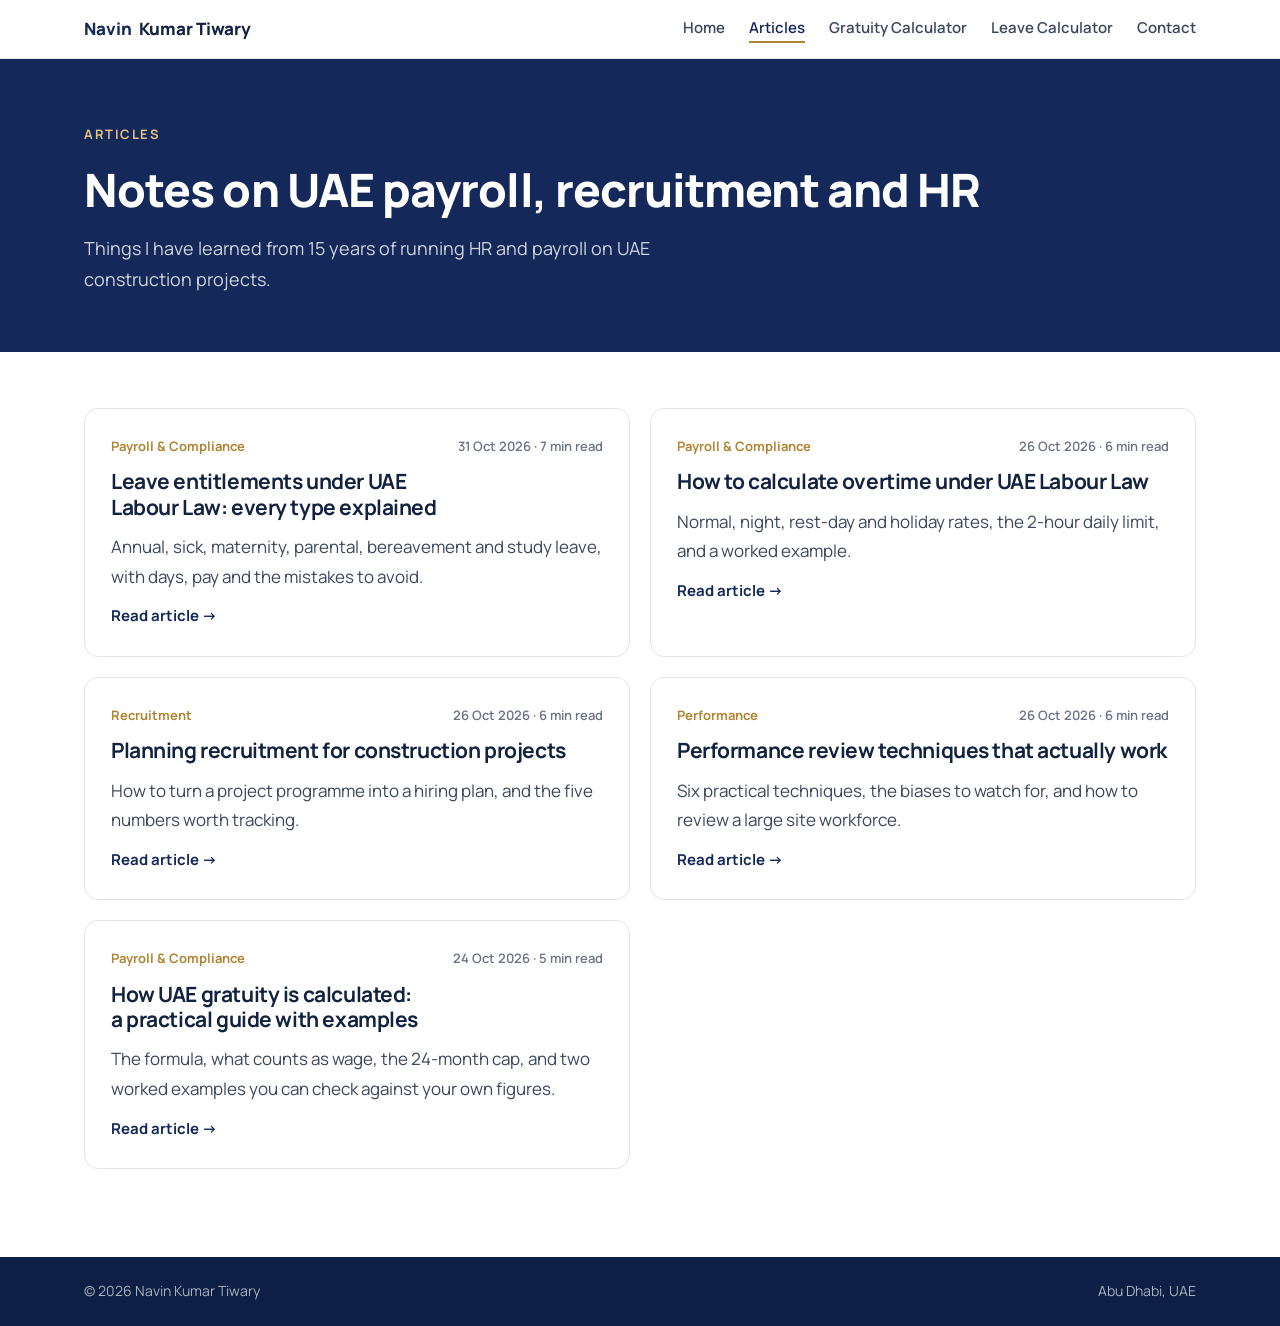
<file: blog/index.html>
<!doctype html>
<html lang="en">
<head>
<meta charset="utf-8">
<meta name="viewport" content="width=device-width, initial-scale=1, viewport-fit=cover">
<title>Articles · Navin Kumar Tiwary</title>
<meta name="description" content="Articles by Navin Kumar Tiwary on UAE payroll, recruitment, performance and HR compliance.">
<link rel="preconnect" href="https://fonts.googleapis.com">
<link rel="preconnect" href="https://fonts.gstatic.com" crossorigin>
<link rel="stylesheet" href="https://fonts.googleapis.com/css2?family=Manrope:wght@400;500;600;700;800&display=swap">
<link rel="stylesheet" href="blog.css">
</head>
<body>

<header class="top">
  <div class="wrap">
    <a class="brand" href="../index.html"><span class="mint">Navin</span>&nbsp;Kumar Tiwary</a>
    <nav aria-label="Site">
      <a href="../index.html">Home</a>
      <a href="index.html" aria-current="page">Articles</a>
      <a href="../tools/gratuity-calculator.html">Gratuity Calculator</a>
      <a href="../tools/leave-calculator.html">Leave Calculator</a>
      <a href="../index.html#contact">Contact</a>
    </nav>
  </div>
</header>

<section class="pagehead">
  <div class="wrap">
    <p class="eyebrow">Articles</p>
    <h1>Notes on UAE payroll, recruitment and HR</h1>
    <p class="sub">Things I have learned from <span data-exp="years">14</span> years of running HR and payroll on UAE construction projects.</p>
  </div>
</section>

<main class="wrap list">

  <!-- ===== NEW POST CARD: copy one whole <a> block, paste it at the TOP of the list, and change the text and link ===== -->
  <a class="post-card" href="uae-leave-entitlements.html">
    <div class="row"><span class="cat">Payroll &amp; Compliance</span><span>31 Oct 2026 · 7 min read</span></div>
    <h2>Leave entitlements under UAE Labour Law: every type explained</h2>
    <p>Annual, sick, maternity, parental, bereavement and study leave, with days, pay and the mistakes to avoid.</p>
    <span class="more">Read article →</span>
  </a>

  <a class="post-card" href="uae-overtime-calculation.html">
    <div class="row"><span class="cat">Payroll &amp; Compliance</span><span>26 Oct 2026 · 6 min read</span></div>
    <h2>How to calculate overtime under UAE Labour Law</h2>
    <p>Normal, night, rest-day and holiday rates, the 2-hour daily limit, and a worked example.</p>
    <span class="more">Read article →</span>
  </a>
  <!-- ===== END OF POST CARD ===== -->

  <a class="post-card" href="recruitment-planning-construction.html">
    <div class="row"><span class="cat">Recruitment</span><span>26 Oct 2026 · 6 min read</span></div>
    <h2>Planning recruitment for construction projects</h2>
    <p>How to turn a project programme into a hiring plan, and the five numbers worth tracking.</p>
    <span class="more">Read article →</span>
  </a>

  <a class="post-card" href="performance-review-techniques.html">
    <div class="row"><span class="cat">Performance</span><span>26 Oct 2026 · 6 min read</span></div>
    <h2>Performance review techniques that actually work</h2>
    <p>Six practical techniques, the biases to watch for, and how to review a large site workforce.</p>
    <span class="more">Read article →</span>
  </a>

  <a class="post-card" href="uae-gratuity-guide.html">
    <div class="row"><span class="cat">Payroll &amp; Compliance</span><span>24 Oct 2026 · 5 min read</span></div>
    <h2>How UAE gratuity is calculated: a practical guide with examples</h2>
    <p>The formula, what counts as wage, the 24-month cap, and two worked examples you can check against your own figures.</p>
    <span class="more">Read article →</span>
  </a>

</main>

<footer>
  <div class="wrap"><span>© 2026 Navin Kumar Tiwary</span><span>Abu Dhabi, UAE</span></div>
</footer>

<script src="../assets/experience.js"></script>
</body>
</html>
</file>
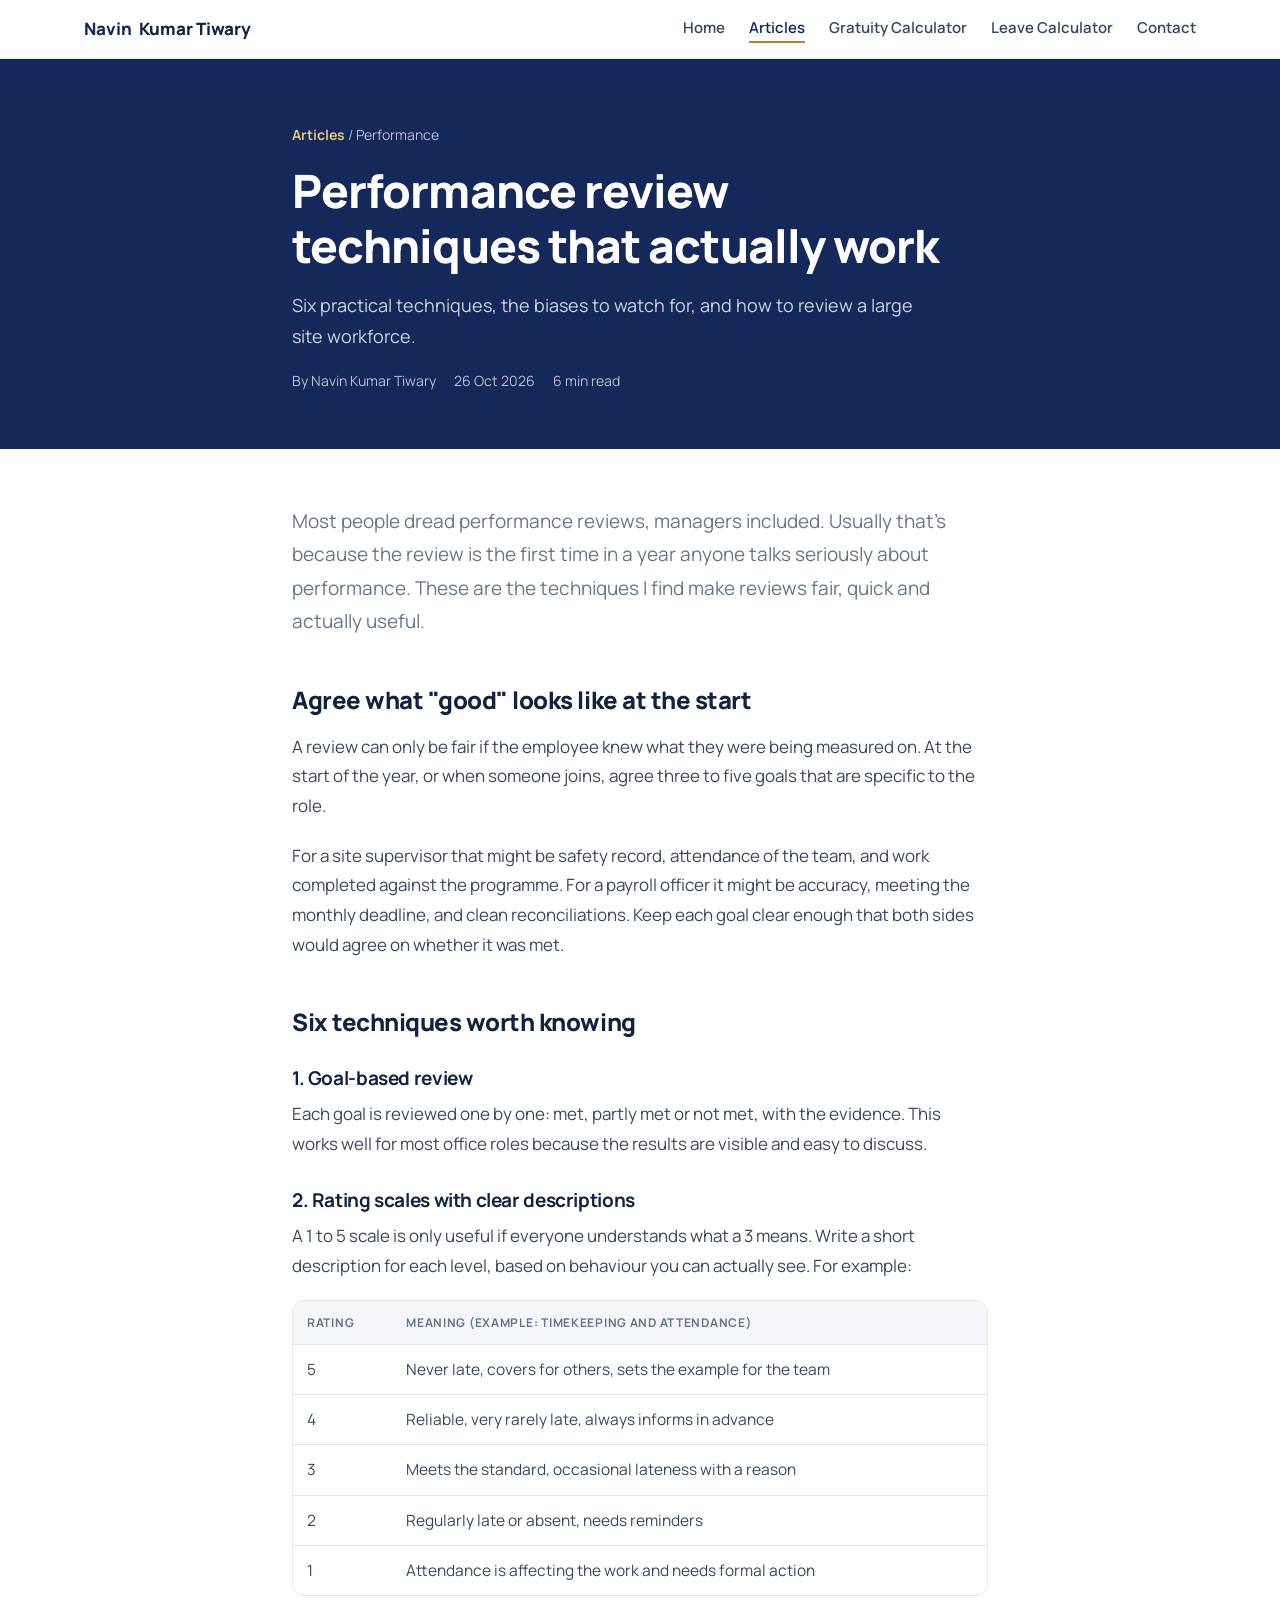
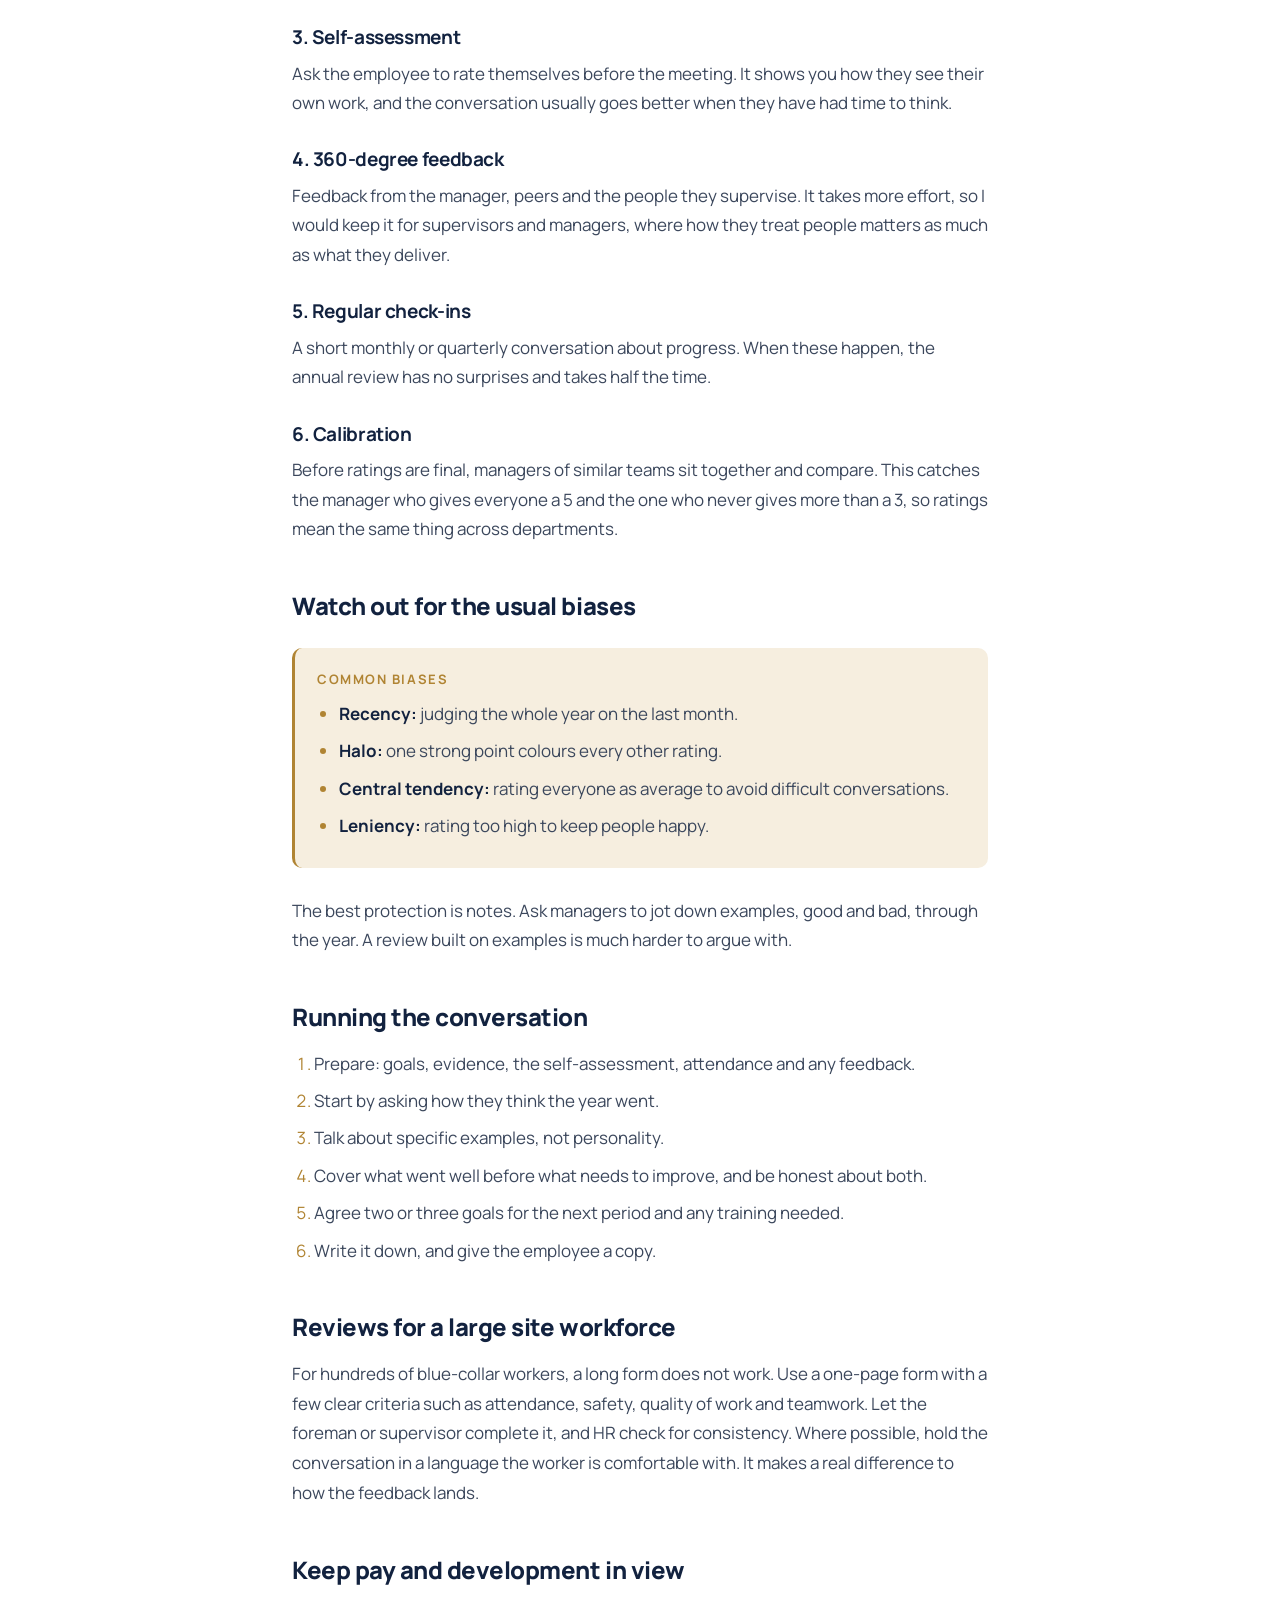
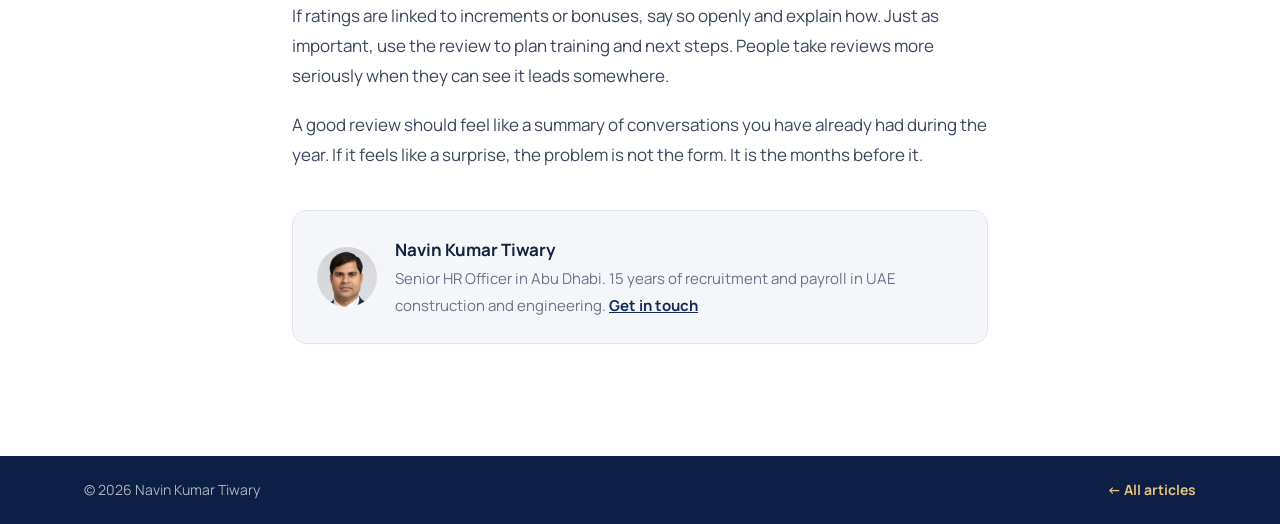
<file: blog/performance-review-techniques.html>
<!doctype html>
<html lang="en">
<head>
<meta charset="utf-8">
<meta name="viewport" content="width=device-width, initial-scale=1, viewport-fit=cover">
<!--
  HOW TO WRITE A NEW POST FROM THIS FILE
  1. Copy this file and rename the copy (small letters, hyphens, no spaces).
  2. Change the <title> and description just below.
  3. Change the text inside the "pagehead" section (category, title, summary, date, read time).
  4. Replace everything between "ARTICLE START" and "ARTICLE END" with your own writing.
     Paragraph = <p>...</p>   Heading = <h2>...</h2>   Bullet list = <ul><li>...</li></ul>
  5. Add a card for it in blog/index.html.
-->
<title>Performance review techniques that work · Navin Kumar Tiwary</title>
<meta name="description" content="Six performance review techniques, the common rating biases, and how to run a fair review for office staff and large site workforces.">
<link rel="preconnect" href="https://fonts.googleapis.com">
<link rel="preconnect" href="https://fonts.gstatic.com" crossorigin>
<link rel="stylesheet" href="https://fonts.googleapis.com/css2?family=Manrope:wght@400;500;600;700;800&display=swap">
<link rel="stylesheet" href="blog.css">
</head>
<body>

<header class="top">
  <div class="wrap">
    <a class="brand" href="../index.html"><span class="mint">Navin</span>&nbsp;Kumar Tiwary</a>
    <nav aria-label="Site">
      <a href="../index.html">Home</a>
      <a href="index.html" aria-current="page">Articles</a>
      <a href="../tools/gratuity-calculator.html">Gratuity Calculator</a>
      <a href="../tools/leave-calculator.html">Leave Calculator</a>
      <a href="../index.html#contact">Contact</a>
    </nav>
  </div>
</header>

<section class="pagehead">
  <div class="wrap narrow">
    <p class="crumb"><a href="index.html">Articles</a> / Performance</p>
    <h1>Performance review techniques that actually work</h1>
    <p class="sub">Six practical techniques, the biases to watch for, and how to review a large site workforce.</p>
    <div class="meta"><span>By Navin Kumar Tiwary</span><span>26 Oct 2026</span><span>6 min read</span></div>
  </div>
</section>

<main>
  <article class="post wrap narrow">
<!-- ===== ARTICLE START ===== -->
    <p class="lead">Most people dread performance reviews, managers included. Usually that's because the review is the first time in a year anyone talks seriously about performance. These are the techniques I find make reviews fair, quick and actually useful.</p>

    <h2>Agree what "good" looks like at the start</h2>
    <p>A review can only be fair if the employee knew what they were being measured on. At the start of the year, or when someone joins, agree three to five goals that are specific to the role.</p>
    <p>For a site supervisor that might be safety record, attendance of the team, and work completed against the programme. For a payroll officer it might be accuracy, meeting the monthly deadline, and clean reconciliations. Keep each goal clear enough that both sides would agree on whether it was met.</p>

    <h2>Six techniques worth knowing</h2>

    <h3>1. Goal-based review</h3>
    <p>Each goal is reviewed one by one: met, partly met or not met, with the evidence. This works well for most office roles because the results are visible and easy to discuss.</p>

    <h3>2. Rating scales with clear descriptions</h3>
    <p>A 1 to 5 scale is only useful if everyone understands what a 3 means. Write a short description for each level, based on behaviour you can actually see. For example:</p>
    <div class="tablewrap">
      <table>
        <thead><tr><th>Rating</th><th>Meaning (example: timekeeping and attendance)</th></tr></thead>
        <tbody>
          <tr><td>5</td><td>Never late, covers for others, sets the example for the team</td></tr>
          <tr><td>4</td><td>Reliable, very rarely late, always informs in advance</td></tr>
          <tr><td>3</td><td>Meets the standard, occasional lateness with a reason</td></tr>
          <tr><td>2</td><td>Regularly late or absent, needs reminders</td></tr>
          <tr><td>1</td><td>Attendance is affecting the work and needs formal action</td></tr>
        </tbody>
      </table>
    </div>

    <h3>3. Self-assessment</h3>
    <p>Ask the employee to rate themselves before the meeting. It shows you how they see their own work, and the conversation usually goes better when they have had time to think.</p>

    <h3>4. 360-degree feedback</h3>
    <p>Feedback from the manager, peers and the people they supervise. It takes more effort, so I would keep it for supervisors and managers, where how they treat people matters as much as what they deliver.</p>

    <h3>5. Regular check-ins</h3>
    <p>A short monthly or quarterly conversation about progress. When these happen, the annual review has no surprises and takes half the time.</p>

    <h3>6. Calibration</h3>
    <p>Before ratings are final, managers of similar teams sit together and compare. This catches the manager who gives everyone a 5 and the one who never gives more than a 3, so ratings mean the same thing across departments.</p>

    <h2>Watch out for the usual biases</h2>
    <div class="callout">
      <p class="eyebrow">Common biases</p>
      <ul>
        <li><strong>Recency:</strong> judging the whole year on the last month.</li>
        <li><strong>Halo:</strong> one strong point colours every other rating.</li>
        <li><strong>Central tendency:</strong> rating everyone as average to avoid difficult conversations.</li>
        <li><strong>Leniency:</strong> rating too high to keep people happy.</li>
      </ul>
    </div>
    <p>The best protection is notes. Ask managers to jot down examples, good and bad, through the year. A review built on examples is much harder to argue with.</p>

    <h2>Running the conversation</h2>
    <ol>
      <li>Prepare: goals, evidence, the self-assessment, attendance and any feedback.</li>
      <li>Start by asking how they think the year went.</li>
      <li>Talk about specific examples, not personality.</li>
      <li>Cover what went well before what needs to improve, and be honest about both.</li>
      <li>Agree two or three goals for the next period and any training needed.</li>
      <li>Write it down, and give the employee a copy.</li>
    </ol>

    <h2>Reviews for a large site workforce</h2>
    <p>For hundreds of blue-collar workers, a long form does not work. Use a one-page form with a few clear criteria such as attendance, safety, quality of work and teamwork. Let the foreman or supervisor complete it, and HR check for consistency. Where possible, hold the conversation in a language the worker is comfortable with. It makes a real difference to how the feedback lands.</p>

    <h2>Keep pay and development in view</h2>
    <p>If ratings are linked to increments or bonuses, say so openly and explain how. Just as important, use the review to plan training and next steps. People take reviews more seriously when they can see it leads somewhere.</p>

    <p>A good review should feel like a summary of conversations you have already had during the year. If it feels like a surprise, the problem is not the form. It is the months before it.</p>

<!-- ===== ARTICLE END ===== -->
    <div class="author">
      <img class="avatar" src="../images/navin-avatar.jpg" alt="Navin Kumar Tiwary" width="60" height="60">
      <div>
        <b>Navin Kumar Tiwary</b>
        <p>Senior HR Officer in Abu Dhabi. <span data-exp="years">14</span> years of recruitment and payroll in UAE construction and engineering. <a href="../index.html#contact">Get in touch</a></p>
      </div>
    </div>
  </article>
</main>

<footer>
  <div class="wrap"><span>© 2026 Navin Kumar Tiwary</span><a href="index.html">← All articles</a></div>
</footer>

<script src="../assets/experience.js"></script>
</body>
</html>
</file>
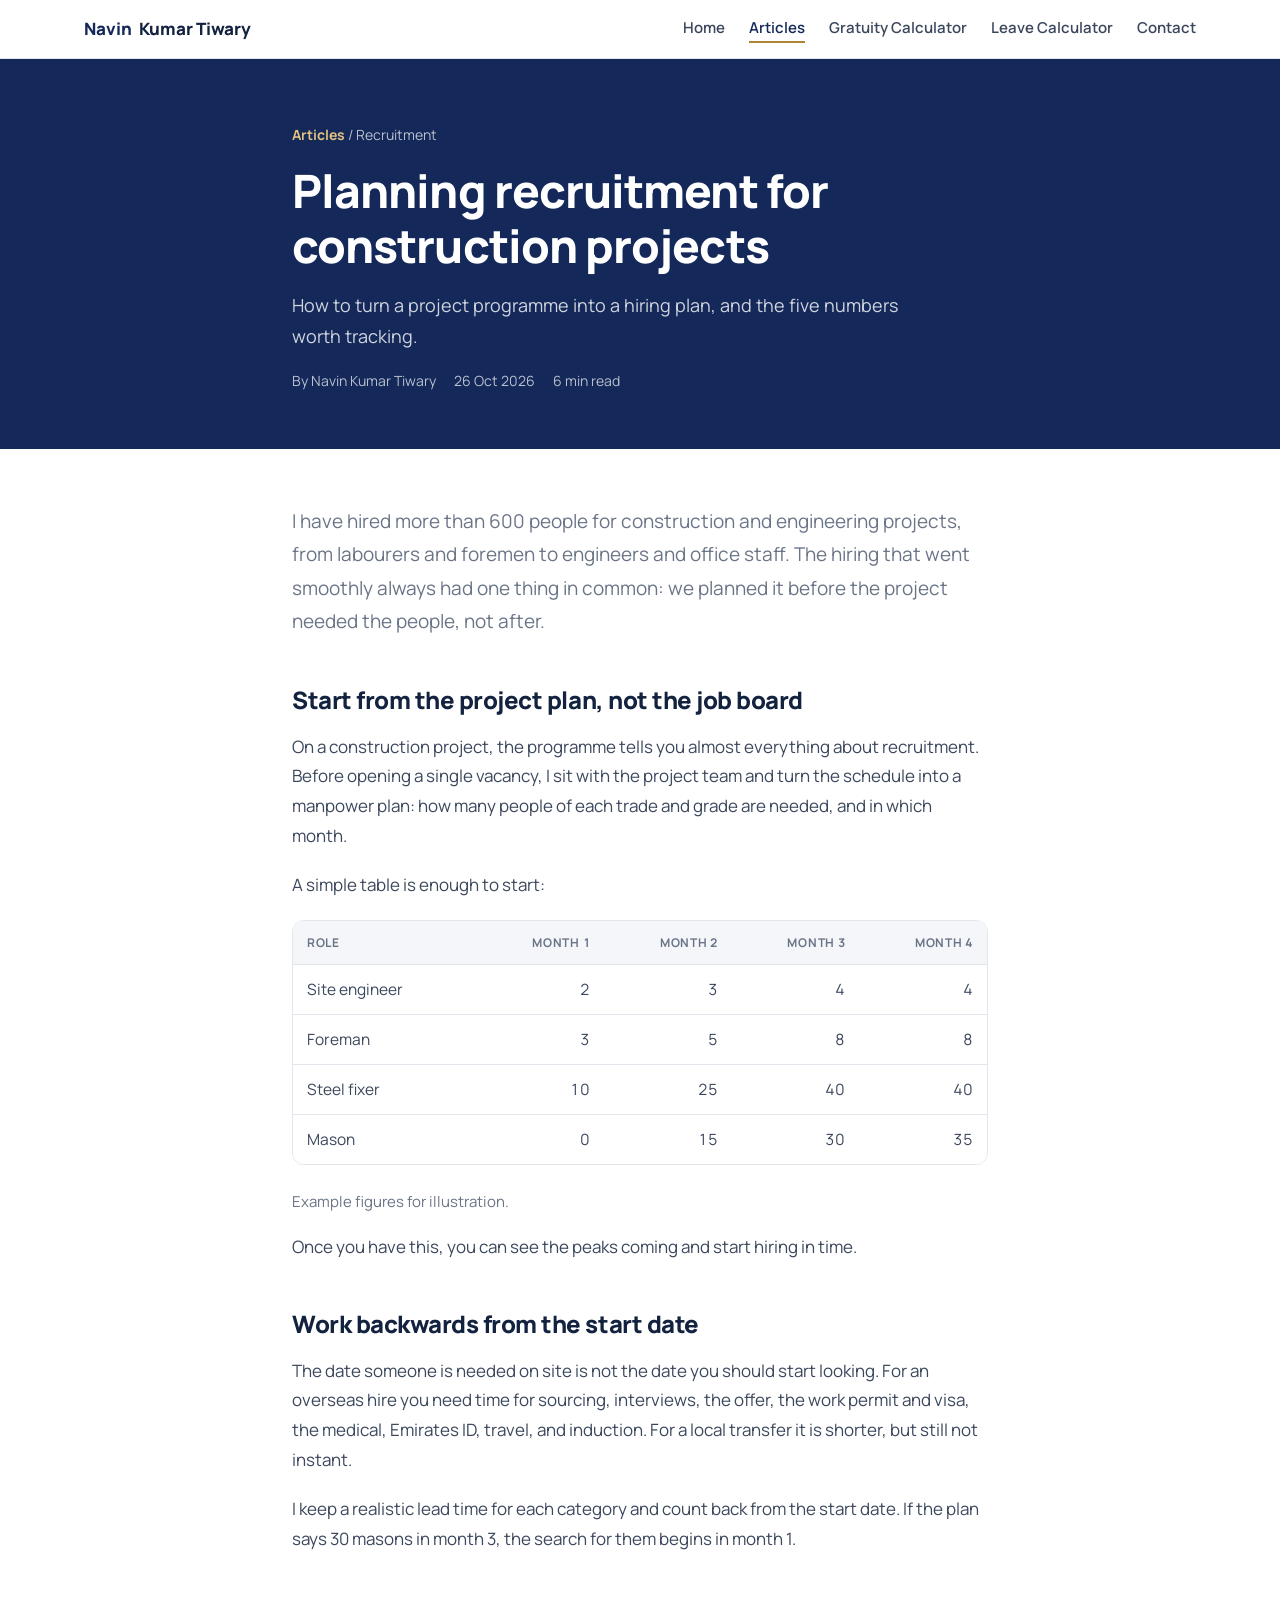
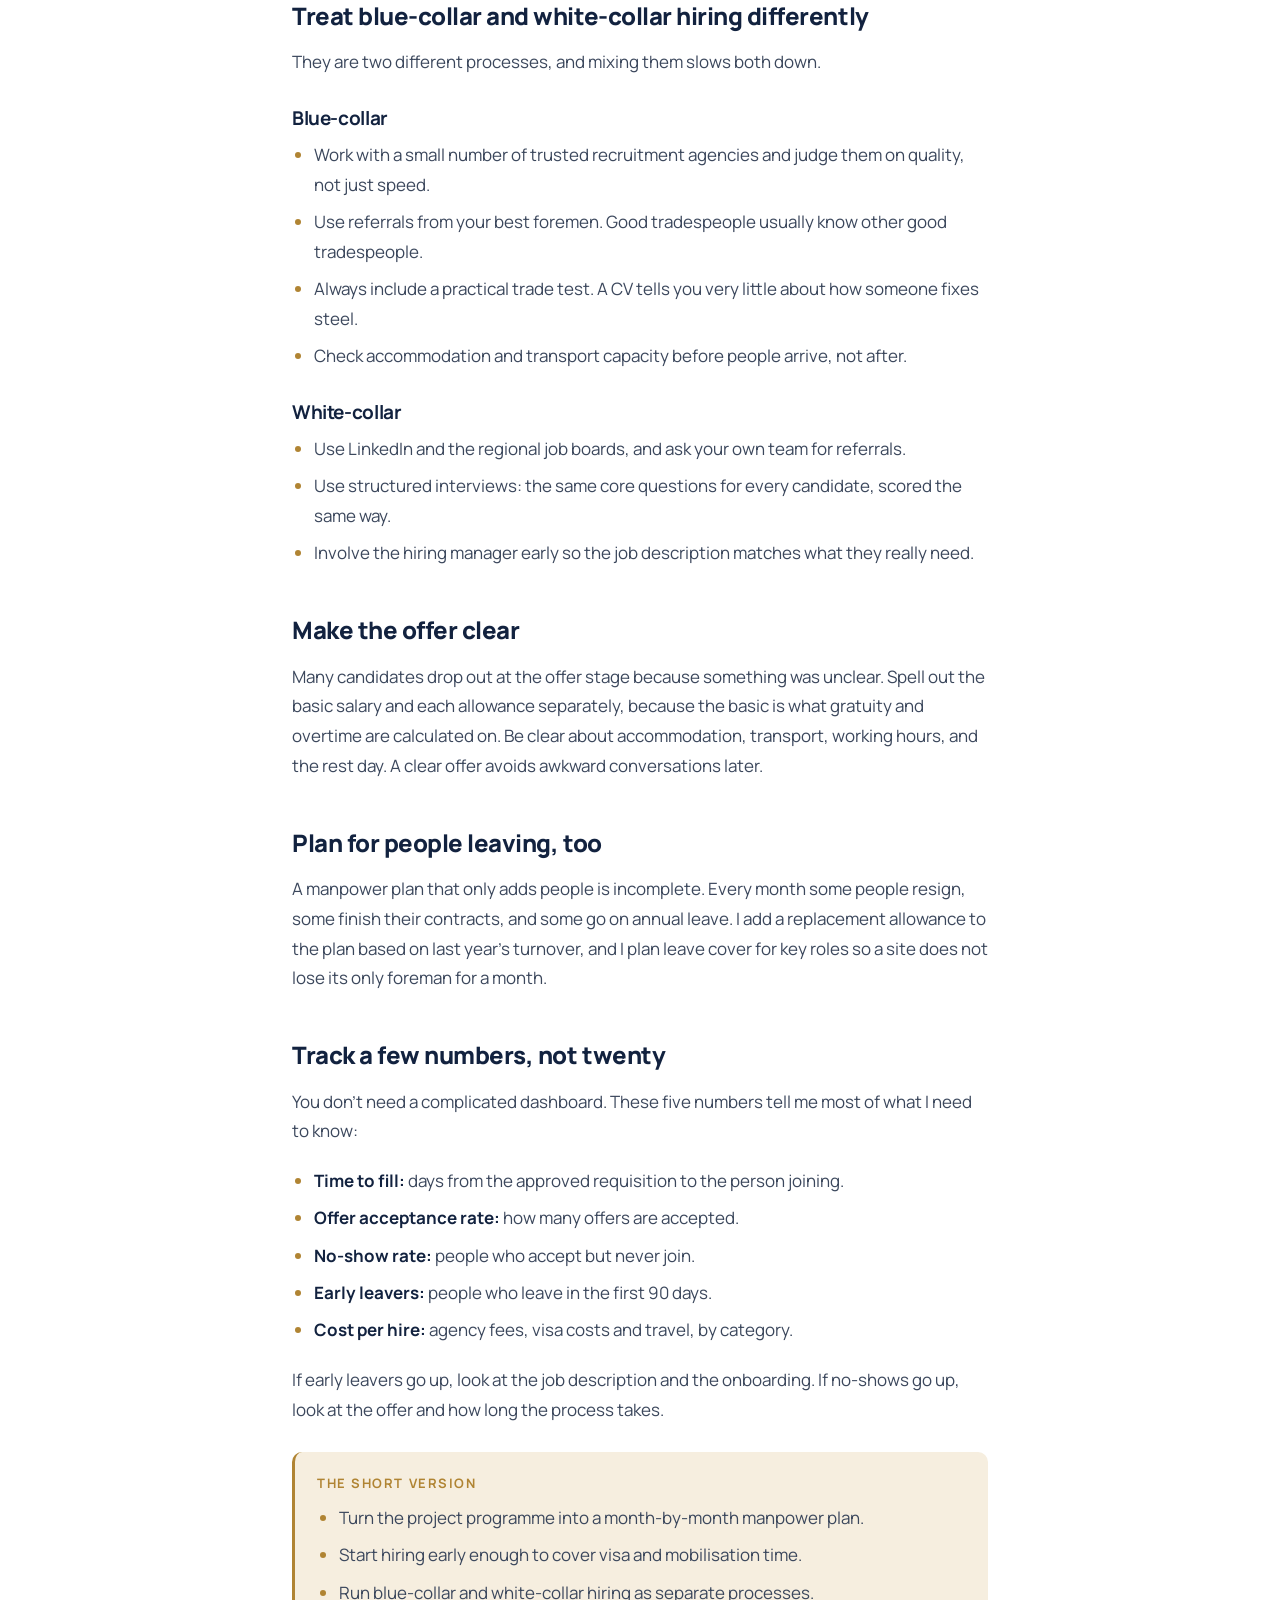
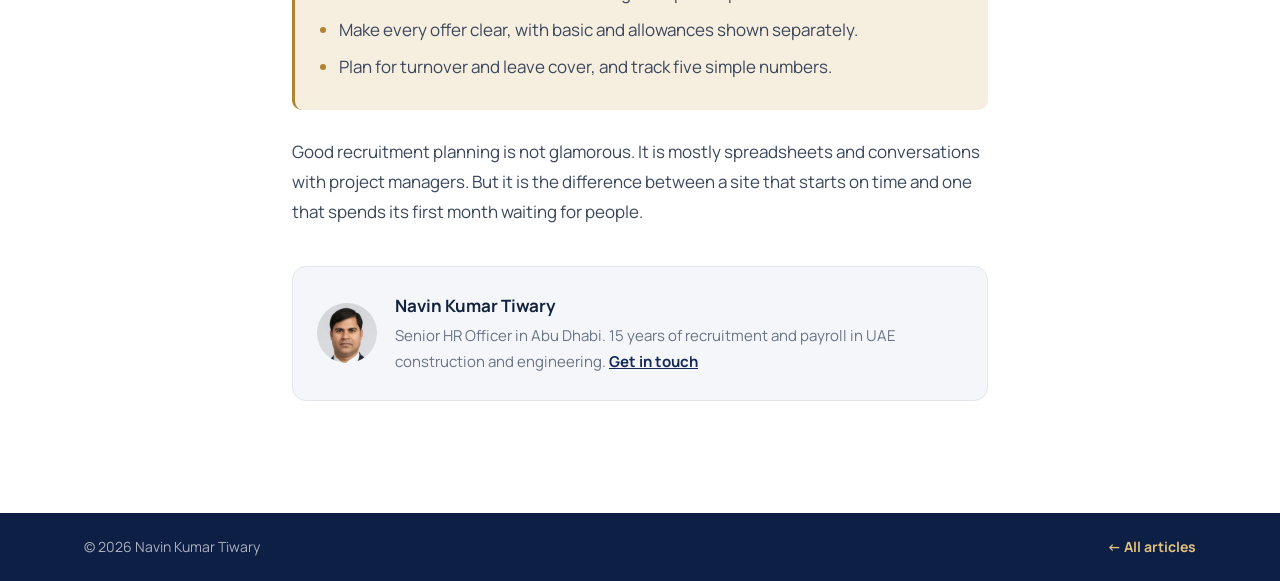
<file: blog/recruitment-planning-construction.html>
<!doctype html>
<html lang="en">
<head>
<meta charset="utf-8">
<meta name="viewport" content="width=device-width, initial-scale=1, viewport-fit=cover">
<!--
  HOW TO WRITE A NEW POST FROM THIS FILE
  1. Copy this file and rename the copy (small letters, hyphens, no spaces).
  2. Change the <title> and description just below.
  3. Change the text inside the "pagehead" section (category, title, summary, date, read time).
  4. Replace everything between "ARTICLE START" and "ARTICLE END" with your own writing.
     Paragraph = <p>...</p>   Heading = <h2>...</h2>   Bullet list = <ul><li>...</li></ul>
  5. Add a card for it in blog/index.html.
-->
<title>Planning recruitment for construction projects · Navin Kumar Tiwary</title>
<meta name="description" content="A practical approach to recruitment planning for UAE construction projects: manpower plans, lead times, blue-collar and white-collar hiring, and the numbers to track.">
<link rel="preconnect" href="https://fonts.googleapis.com">
<link rel="preconnect" href="https://fonts.gstatic.com" crossorigin>
<link rel="stylesheet" href="https://fonts.googleapis.com/css2?family=Manrope:wght@400;500;600;700;800&display=swap">
<link rel="stylesheet" href="blog.css">
</head>
<body>

<header class="top">
  <div class="wrap">
    <a class="brand" href="../index.html"><span class="mint">Navin</span>&nbsp;Kumar Tiwary</a>
    <nav aria-label="Site">
      <a href="../index.html">Home</a>
      <a href="index.html" aria-current="page">Articles</a>
      <a href="../tools/gratuity-calculator.html">Gratuity Calculator</a>
      <a href="../tools/leave-calculator.html">Leave Calculator</a>
      <a href="../index.html#contact">Contact</a>
    </nav>
  </div>
</header>

<section class="pagehead">
  <div class="wrap narrow">
    <p class="crumb"><a href="index.html">Articles</a> / Recruitment</p>
    <h1>Planning recruitment for construction projects</h1>
    <p class="sub">How to turn a project programme into a hiring plan, and the five numbers worth tracking.</p>
    <div class="meta"><span>By Navin Kumar Tiwary</span><span>26 Oct 2026</span><span>6 min read</span></div>
  </div>
</section>

<main>
  <article class="post wrap narrow">
<!-- ===== ARTICLE START ===== -->
    <p class="lead">I have hired more than 600 people for construction and engineering projects, from labourers and foremen to engineers and office staff. The hiring that went smoothly always had one thing in common: we planned it before the project needed the people, not after.</p>

    <h2>Start from the project plan, not the job board</h2>
    <p>On a construction project, the programme tells you almost everything about recruitment. Before opening a single vacancy, I sit with the project team and turn the schedule into a manpower plan: how many people of each trade and grade are needed, and in which month.</p>
    <p>A simple table is enough to start:</p>
    <div class="tablewrap">
      <table>
        <thead><tr><th>Role</th><th class="num">Month 1</th><th class="num">Month 2</th><th class="num">Month 3</th><th class="num">Month 4</th></tr></thead>
        <tbody>
          <tr><td>Site engineer</td><td class="num">2</td><td class="num">3</td><td class="num">4</td><td class="num">4</td></tr>
          <tr><td>Foreman</td><td class="num">3</td><td class="num">5</td><td class="num">8</td><td class="num">8</td></tr>
          <tr><td>Steel fixer</td><td class="num">10</td><td class="num">25</td><td class="num">40</td><td class="num">40</td></tr>
          <tr><td>Mason</td><td class="num">0</td><td class="num">15</td><td class="num">30</td><td class="num">35</td></tr>
        </tbody>
      </table>
    </div>
    <p class="note">Example figures for illustration.</p>
    <p>Once you have this, you can see the peaks coming and start hiring in time.</p>

    <h2>Work backwards from the start date</h2>
    <p>The date someone is needed on site is not the date you should start looking. For an overseas hire you need time for sourcing, interviews, the offer, the work permit and visa, the medical, Emirates ID, travel, and induction. For a local transfer it is shorter, but still not instant.</p>
    <p>I keep a realistic lead time for each category and count back from the start date. If the plan says 30 masons in month 3, the search for them begins in month 1.</p>

    <h2>Treat blue-collar and white-collar hiring differently</h2>
    <p>They are two different processes, and mixing them slows both down.</p>
    <h3>Blue-collar</h3>
    <ul>
      <li>Work with a small number of trusted recruitment agencies and judge them on quality, not just speed.</li>
      <li>Use referrals from your best foremen. Good tradespeople usually know other good tradespeople.</li>
      <li>Always include a practical trade test. A CV tells you very little about how someone fixes steel.</li>
      <li>Check accommodation and transport capacity before people arrive, not after.</li>
    </ul>
    <h3>White-collar</h3>
    <ul>
      <li>Use LinkedIn and the regional job boards, and ask your own team for referrals.</li>
      <li>Use structured interviews: the same core questions for every candidate, scored the same way.</li>
      <li>Involve the hiring manager early so the job description matches what they really need.</li>
    </ul>

    <h2>Make the offer clear</h2>
    <p>Many candidates drop out at the offer stage because something was unclear. Spell out the basic salary and each allowance separately, because the basic is what gratuity and overtime are calculated on. Be clear about accommodation, transport, working hours, and the rest day. A clear offer avoids awkward conversations later.</p>

    <h2>Plan for people leaving, too</h2>
    <p>A manpower plan that only adds people is incomplete. Every month some people resign, some finish their contracts, and some go on annual leave. I add a replacement allowance to the plan based on last year's turnover, and I plan leave cover for key roles so a site does not lose its only foreman for a month.</p>

    <h2>Track a few numbers, not twenty</h2>
    <p>You don't need a complicated dashboard. These five numbers tell me most of what I need to know:</p>
    <ul>
      <li><strong>Time to fill:</strong> days from the approved requisition to the person joining.</li>
      <li><strong>Offer acceptance rate:</strong> how many offers are accepted.</li>
      <li><strong>No-show rate:</strong> people who accept but never join.</li>
      <li><strong>Early leavers:</strong> people who leave in the first 90 days.</li>
      <li><strong>Cost per hire:</strong> agency fees, visa costs and travel, by category.</li>
    </ul>
    <p>If early leavers go up, look at the job description and the onboarding. If no-shows go up, look at the offer and how long the process takes.</p>

    <div class="callout">
      <p class="eyebrow">The short version</p>
      <ul>
        <li>Turn the project programme into a month-by-month manpower plan.</li>
        <li>Start hiring early enough to cover visa and mobilisation time.</li>
        <li>Run blue-collar and white-collar hiring as separate processes.</li>
        <li>Make every offer clear, with basic and allowances shown separately.</li>
        <li>Plan for turnover and leave cover, and track five simple numbers.</li>
      </ul>
    </div>

    <p>Good recruitment planning is not glamorous. It is mostly spreadsheets and conversations with project managers. But it is the difference between a site that starts on time and one that spends its first month waiting for people.</p>

<!-- ===== ARTICLE END ===== -->
    <div class="author">
      <img class="avatar" src="../images/navin-avatar.jpg" alt="Navin Kumar Tiwary" width="60" height="60">
      <div>
        <b>Navin Kumar Tiwary</b>
        <p>Senior HR Officer in Abu Dhabi. <span data-exp="years">14</span> years of recruitment and payroll in UAE construction and engineering. <a href="../index.html#contact">Get in touch</a></p>
      </div>
    </div>
  </article>
</main>

<footer>
  <div class="wrap"><span>© 2026 Navin Kumar Tiwary</span><a href="index.html">← All articles</a></div>
</footer>

<script src="../assets/experience.js"></script>
</body>
</html>
</file>
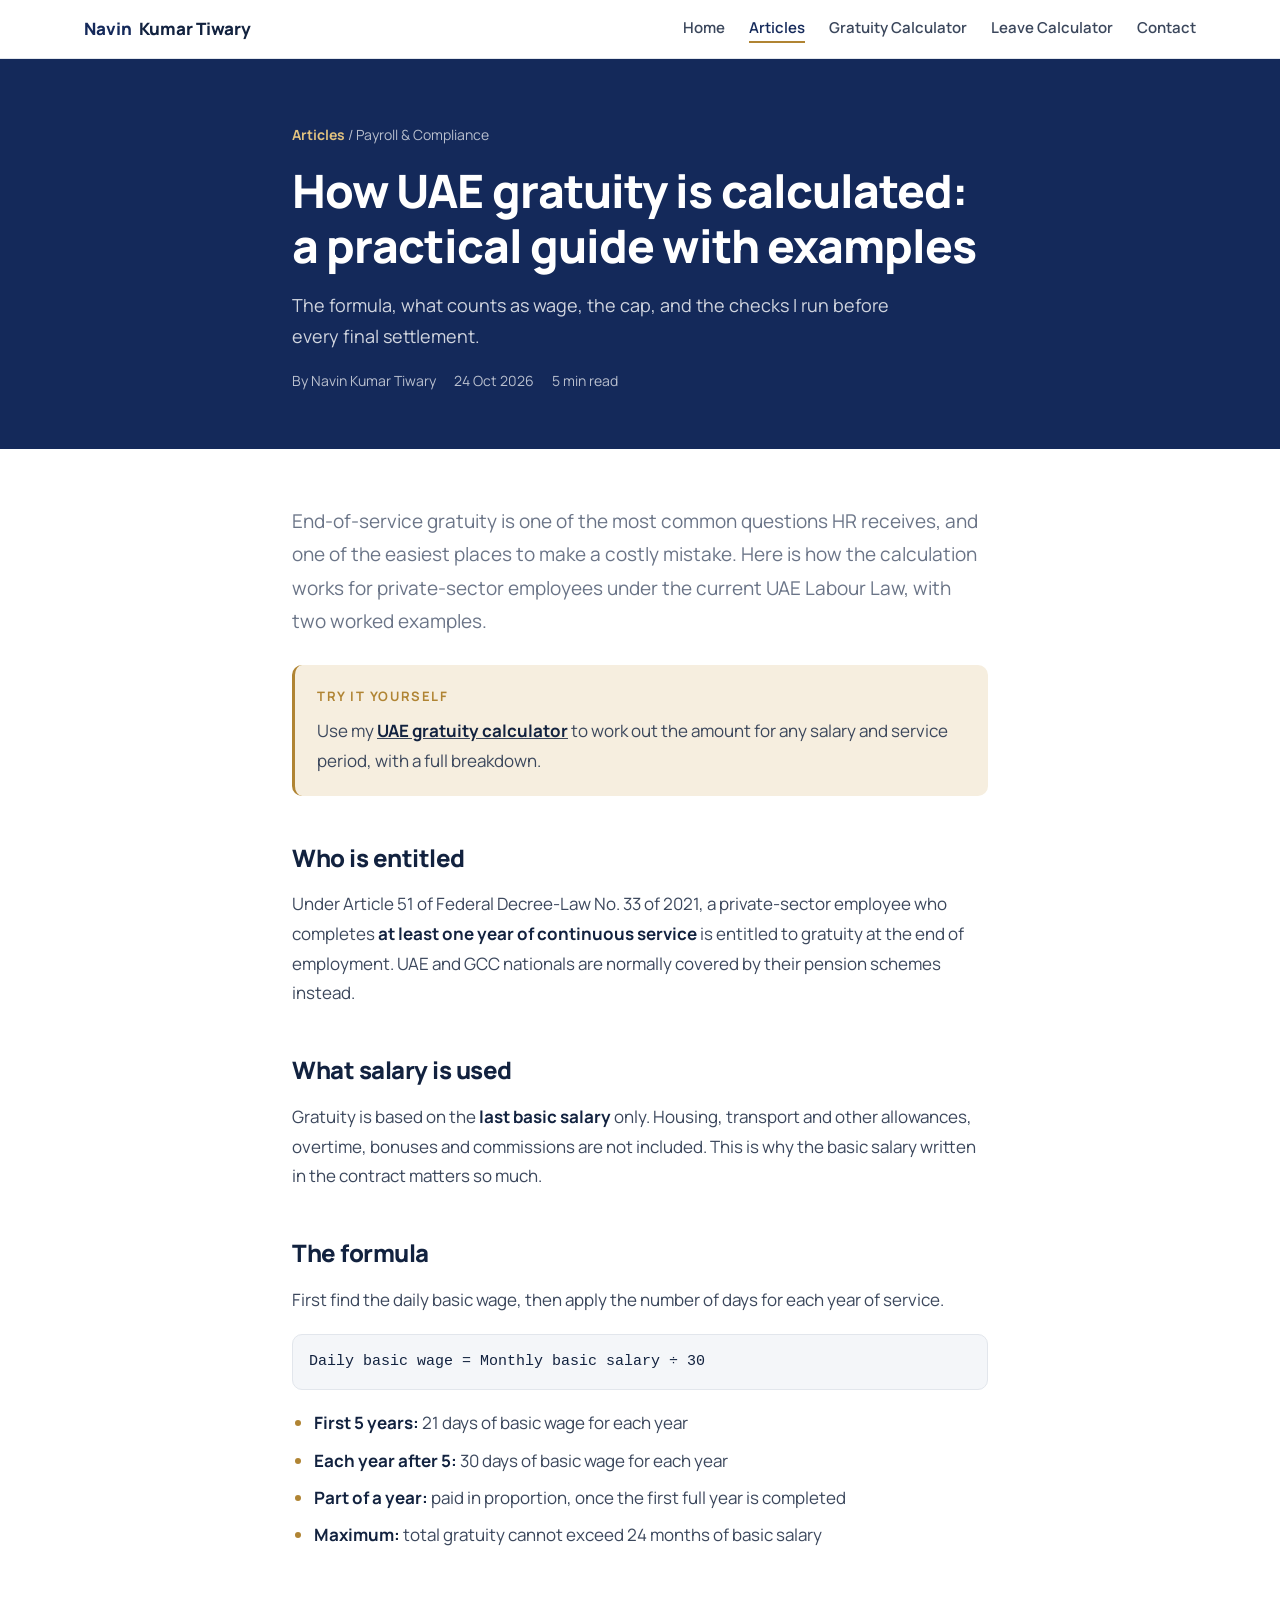
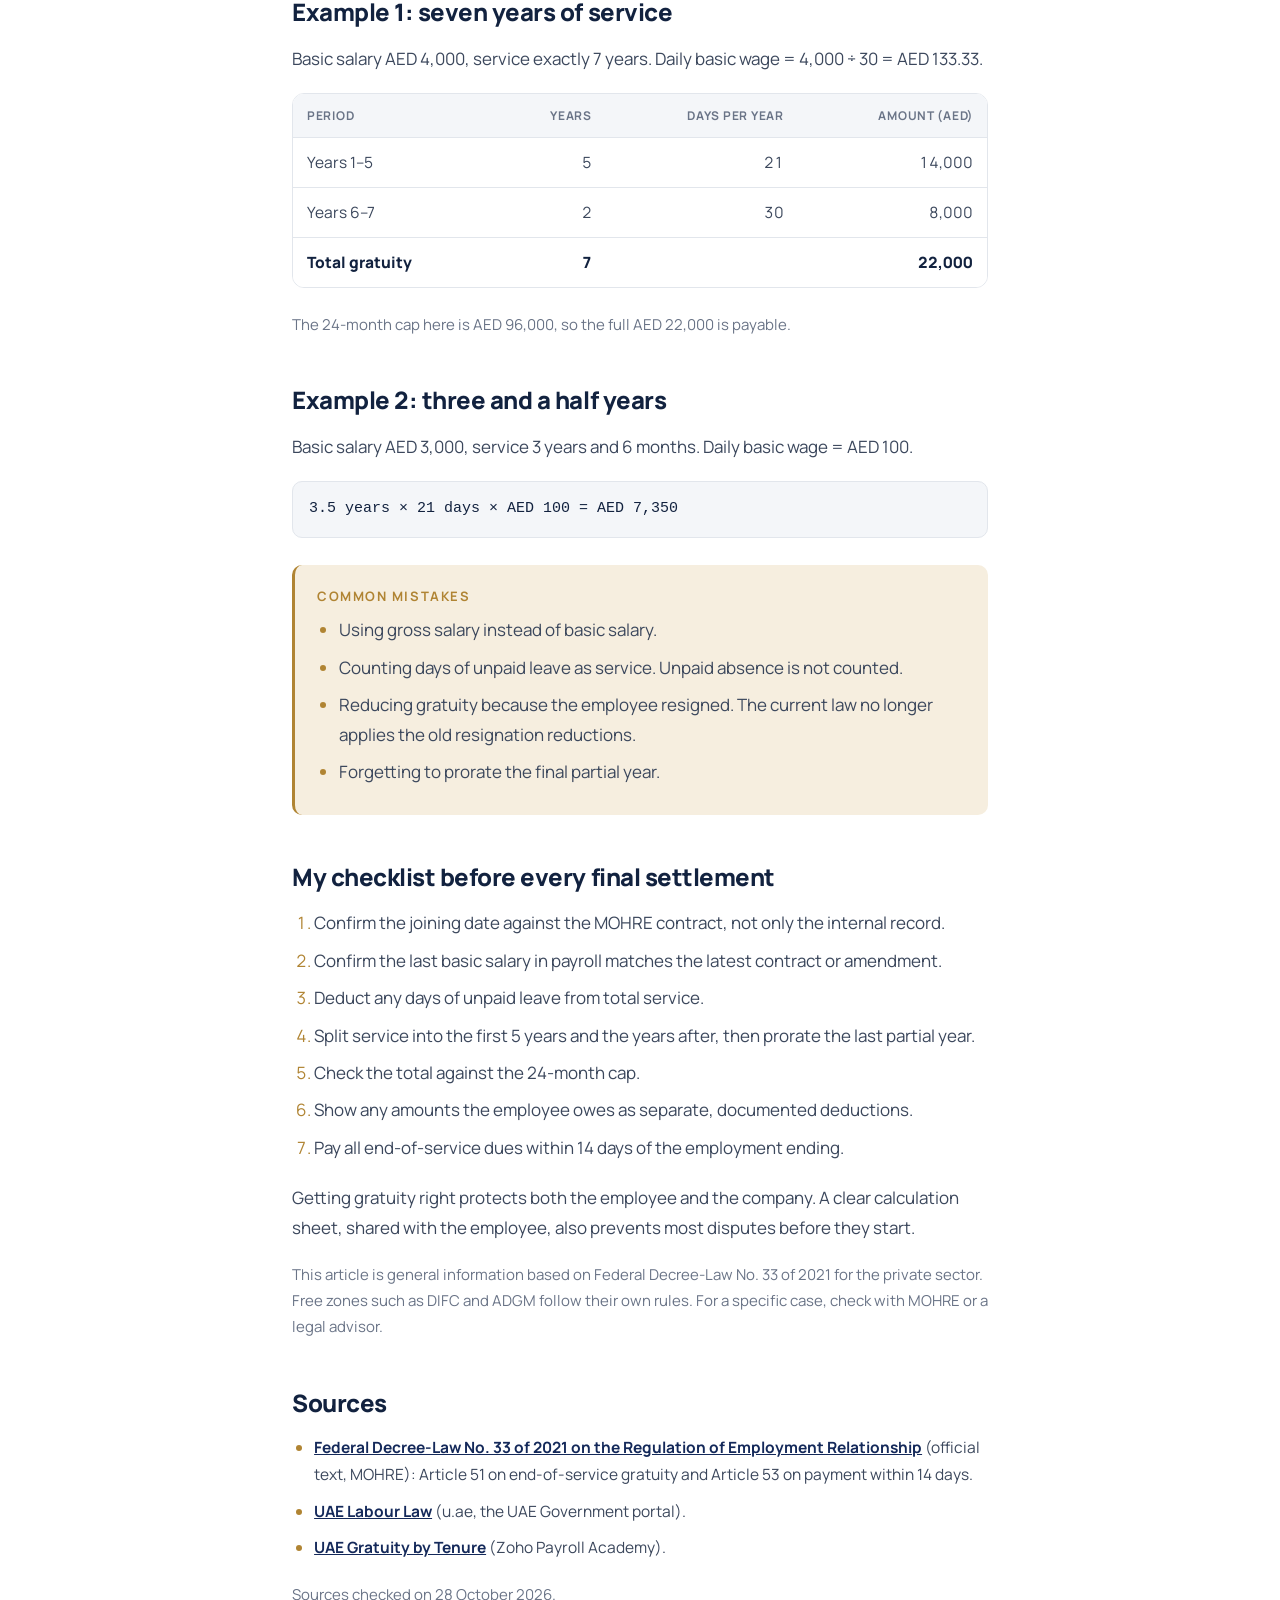
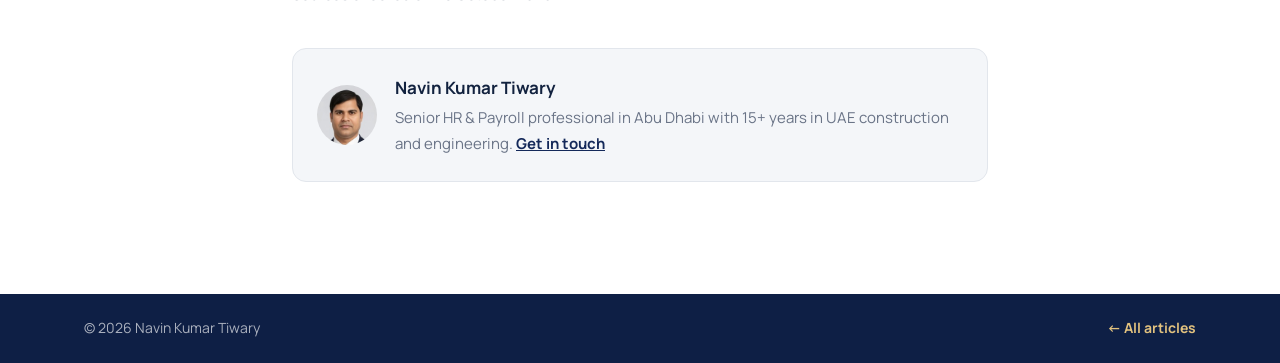
<file: blog/uae-gratuity-guide.html>
<!doctype html>
<html lang="en">
<head>
<meta charset="utf-8">
<meta name="viewport" content="width=device-width, initial-scale=1, viewport-fit=cover">
<!--
  HOW TO WRITE A NEW POST FROM THIS FILE
  1. Copy this file and rename the copy, e.g. wps-salary-file-guide.html (small letters, hyphens, no spaces).
  2. Change the <title> and description just below.
  3. Change the text inside the "pagehead" section (category, title, summary, date, read time).
  4. Replace everything between "ARTICLE START" and "ARTICLE END" with your own writing.
     Paragraph = <p>...</p>   Heading = <h2>...</h2>   Bullet list = <ul><li>...</li></ul>
  5. Add a card for it in blog/index.html, then run: firebase deploy
-->
<title>How UAE gratuity is calculated · Navin Kumar Tiwary</title>
<meta name="description" content="A practical guide to UAE end-of-service gratuity: the formula, what counts as wage, the 24-month cap, and worked examples.">
<link rel="preconnect" href="https://fonts.googleapis.com">
<link rel="preconnect" href="https://fonts.gstatic.com" crossorigin>
<link rel="stylesheet" href="https://fonts.googleapis.com/css2?family=Manrope:wght@400;500;600;700;800&display=swap">
<link rel="stylesheet" href="blog.css">
</head>
<body>

<header class="top">
  <div class="wrap">
    <a class="brand" href="../index.html"><span class="mint">Navin</span>&nbsp;Kumar Tiwary</a>
    <nav aria-label="Site">
      <a href="../index.html">Home</a>
      <a href="index.html" aria-current="page">Articles</a>
      <a href="../tools/gratuity-calculator.html">Gratuity Calculator</a>
      <a href="../tools/leave-calculator.html">Leave Calculator</a>
      <a href="../index.html#contact">Contact</a>
    </nav>
  </div>
</header>

<section class="pagehead">
  <div class="wrap narrow">
    <p class="crumb"><a href="index.html">Articles</a> / Payroll &amp; Compliance</p>
    <h1>How UAE gratuity is calculated: a practical guide with examples</h1>
    <p class="sub">The formula, what counts as wage, the cap, and the checks I run before every final settlement.</p>
    <div class="meta"><span>By Navin Kumar Tiwary</span><span>24 Oct 2026</span><span>5 min read</span></div>
  </div>
</section>

<main>
  <article class="post wrap narrow">
<!-- ===== ARTICLE START ===== -->

    <p class="lead">End-of-service gratuity is one of the most common questions HR receives, and one of the easiest places to make a costly mistake. Here is how the calculation works for private-sector employees under the current UAE Labour Law, with two worked examples.</p>

    <div class="callout">
      <p class="eyebrow">Try it yourself</p>
      <p>Use my <a href="../tools/gratuity-calculator.html"><strong>UAE gratuity calculator</strong></a> to work out the amount for any salary and service period, with a full breakdown.</p>
    </div>

    <h2>Who is entitled</h2>
    <p>Under Article 51 of Federal Decree-Law No. 33 of 2021, a private-sector employee who completes <strong>at least one year of continuous service</strong> is entitled to gratuity at the end of employment. UAE and GCC nationals are normally covered by their pension schemes instead.</p>

    <h2>What salary is used</h2>
    <p>Gratuity is based on the <strong>last basic salary</strong> only. Housing, transport and other allowances, overtime, bonuses and commissions are not included. This is why the basic salary written in the contract matters so much.</p>

    <h2>The formula</h2>
    <p>First find the daily basic wage, then apply the number of days for each year of service.</p>
    <div class="formula">Daily basic wage = Monthly basic salary ÷ 30</div>
    <ul>
      <li><strong>First 5 years:</strong> 21 days of basic wage for each year</li>
      <li><strong>Each year after 5:</strong> 30 days of basic wage for each year</li>
      <li><strong>Part of a year:</strong> paid in proportion, once the first full year is completed</li>
      <li><strong>Maximum:</strong> total gratuity cannot exceed 24 months of basic salary</li>
    </ul>

    <h2>Example 1: seven years of service</h2>
    <p>Basic salary AED 4,000, service exactly 7 years. Daily basic wage = 4,000 ÷ 30 = AED 133.33.</p>
    <div class="tablewrap">
      <table>
        <thead><tr><th>Period</th><th class="num">Years</th><th class="num">Days per year</th><th class="num">Amount (AED)</th></tr></thead>
        <tbody>
          <tr><td>Years 1–5</td><td class="num">5</td><td class="num">21</td><td class="num">14,000</td></tr>
          <tr><td>Years 6–7</td><td class="num">2</td><td class="num">30</td><td class="num">8,000</td></tr>
          <tr class="total"><td>Total gratuity</td><td class="num">7</td><td class="num"></td><td class="num">22,000</td></tr>
        </tbody>
      </table>
    </div>
    <p class="note">The 24-month cap here is AED 96,000, so the full AED 22,000 is payable.</p>

    <h2>Example 2: three and a half years</h2>
    <p>Basic salary AED 3,000, service 3 years and 6 months. Daily basic wage = AED 100.</p>
    <div class="formula">3.5 years × 21 days × AED 100 = AED 7,350</div>

    <div class="callout">
      <p class="eyebrow">Common mistakes</p>
      <ul>
        <li>Using gross salary instead of basic salary.</li>
        <li>Counting days of unpaid leave as service. Unpaid absence is not counted.</li>
        <li>Reducing gratuity because the employee resigned. The current law no longer applies the old resignation reductions.</li>
        <li>Forgetting to prorate the final partial year.</li>
      </ul>
    </div>

    <h2>My checklist before every final settlement</h2>
    <ol>
      <li>Confirm the joining date against the MOHRE contract, not only the internal record.</li>
      <li>Confirm the last basic salary in payroll matches the latest contract or amendment.</li>
      <li>Deduct any days of unpaid leave from total service.</li>
      <li>Split service into the first 5 years and the years after, then prorate the last partial year.</li>
      <li>Check the total against the 24-month cap.</li>
      <li>Show any amounts the employee owes as separate, documented deductions.</li>
      <li>Pay all end-of-service dues within 14 days of the employment ending.</li>
    </ol>

    <p>Getting gratuity right protects both the employee and the company. A clear calculation sheet, shared with the employee, also prevents most disputes before they start.</p>

    <p class="note">This article is general information based on Federal Decree-Law No. 33 of 2021 for the private sector. Free zones such as DIFC and ADGM follow their own rules. For a specific case, check with MOHRE or a legal advisor.</p>

    <h2>Sources</h2>
    <ul class="sources">
      <li><a href="https://www.mohre.gov.ae/assets/download/3bde4984/Federal%20Decree-Law%20No.%2033%20of%202021%20Regarding%20the%20Regulation%20of%20Employment%20Relationship%20and%20its%20amendments_638990571068264034.pdf.aspx" target="_blank" rel="noopener">Federal Decree-Law No. 33 of 2021 on the Regulation of Employment Relationship</a> (official text, MOHRE): Article 51 on end-of-service gratuity and Article 53 on payment within 14 days.</li>
      <li><a href="https://u.ae/en/information-and-services/jobs/employment-in-the-private-sector/employment-laws-and-regulations-in-the-private-sector" target="_blank" rel="noopener">UAE Labour Law</a> (u.ae, the UAE Government portal).</li>
      <li><a href="https://www.zoho.com/en-ae/payroll/academy/compliance/uae-gratuity-by-tenure.html" target="_blank" rel="noopener">UAE Gratuity by Tenure</a> (Zoho Payroll Academy).</li>
    </ul>
    <p class="note">Sources checked on 28 October 2026.</p>
<!-- ===== ARTICLE END ===== -->
    <div class="author">
      <img class="avatar" src="../images/navin-avatar.jpg" alt="Navin Kumar Tiwary" width="56" height="56">
      <div>
        <b>Navin Kumar Tiwary</b>
        <p>Senior HR &amp; Payroll professional in Abu Dhabi with <span data-exp="plus">14+</span> years in UAE construction and engineering. <a href="../index.html#contact">Get in touch</a></p>
      </div>
    </div>
  </article>
</main>

<footer>
  <div class="wrap"><span>© 2026 Navin Kumar Tiwary</span><a href="index.html">← All articles</a></div>
</footer>

<script src="../assets/experience.js"></script>
</body>
</html>
</file>
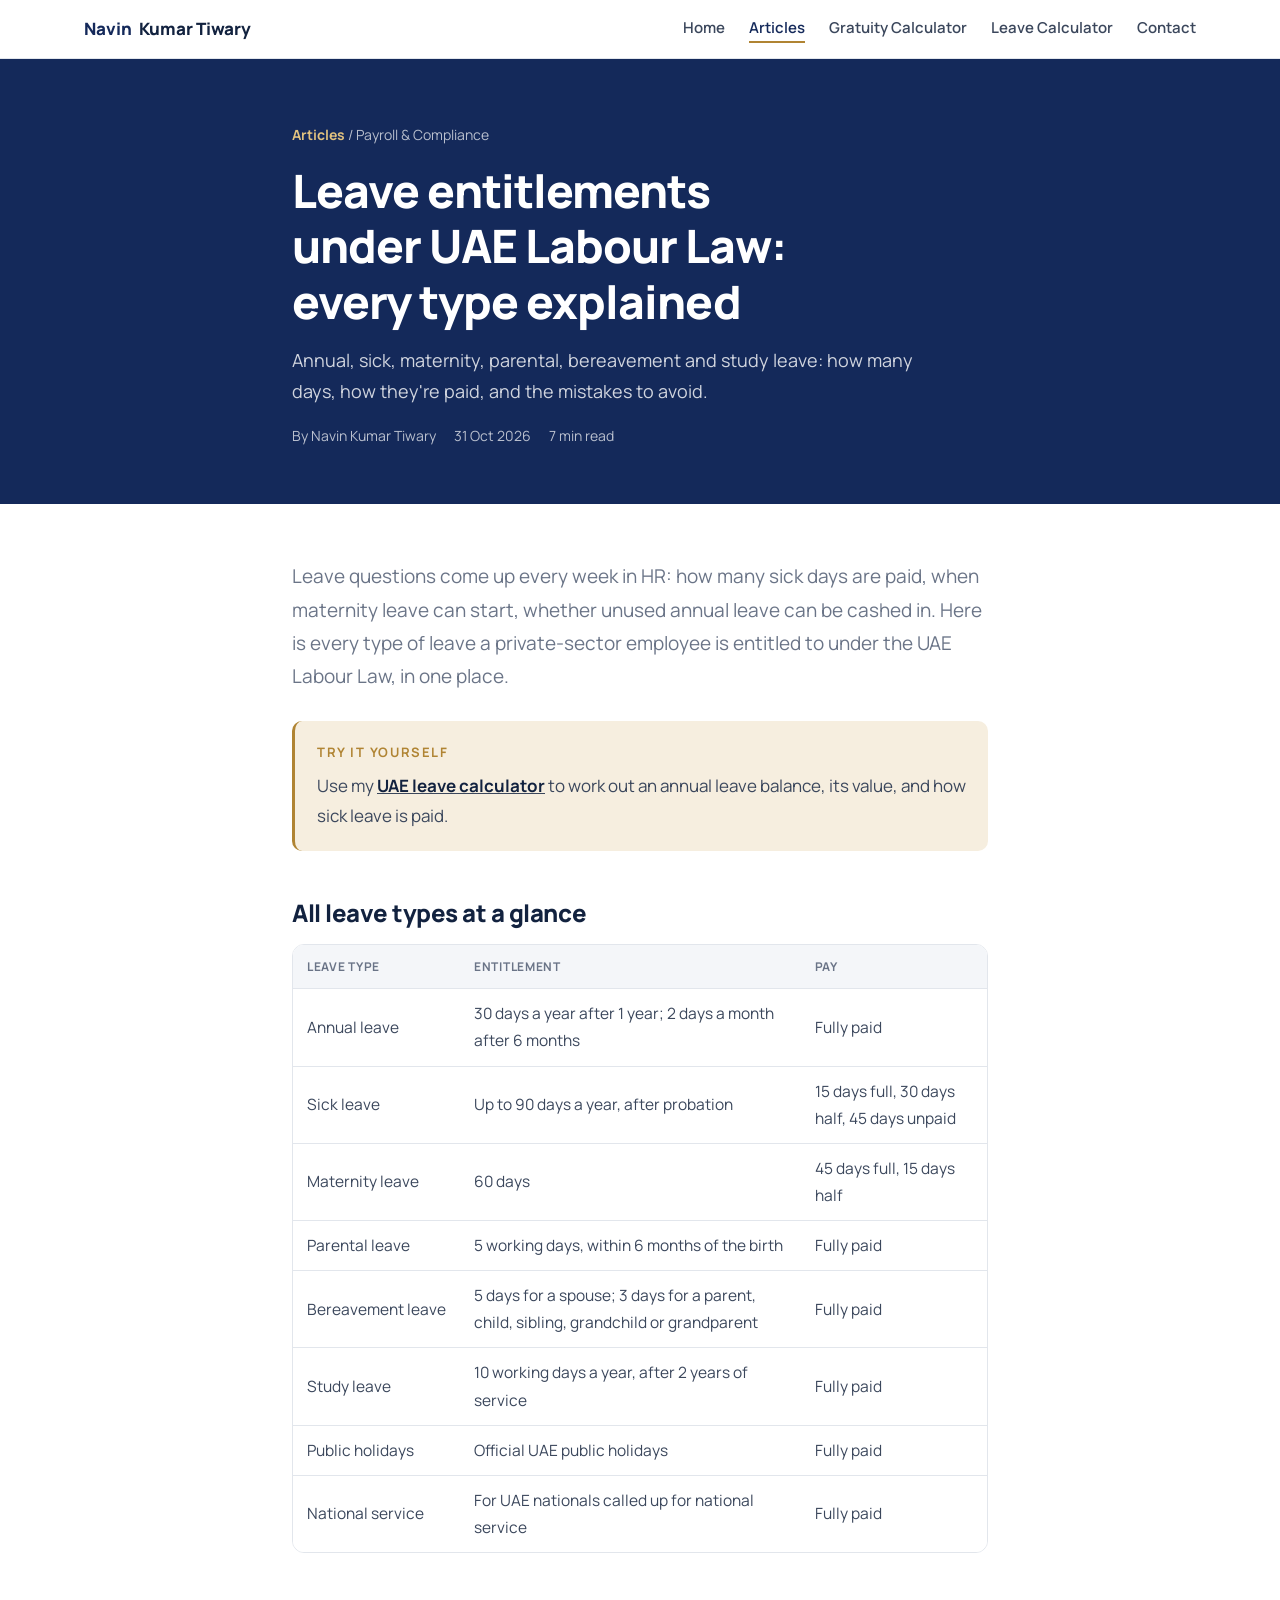
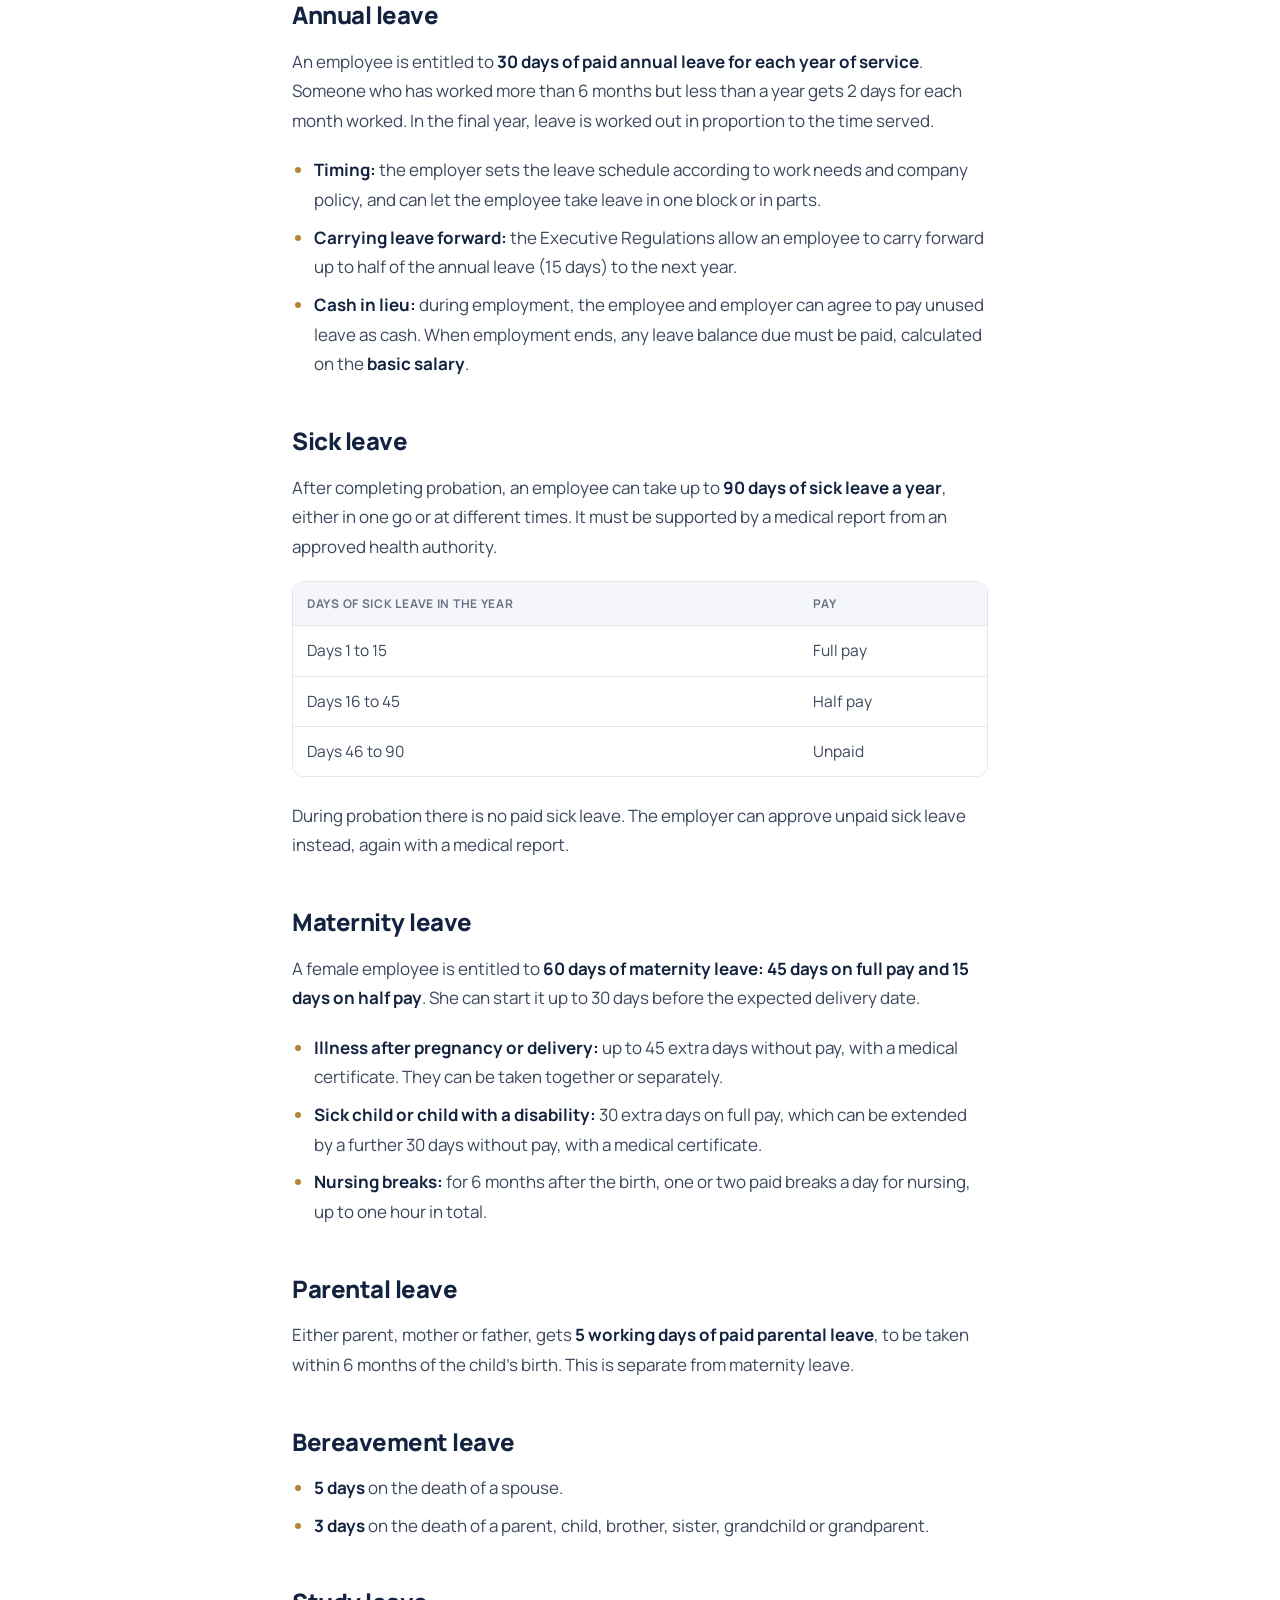
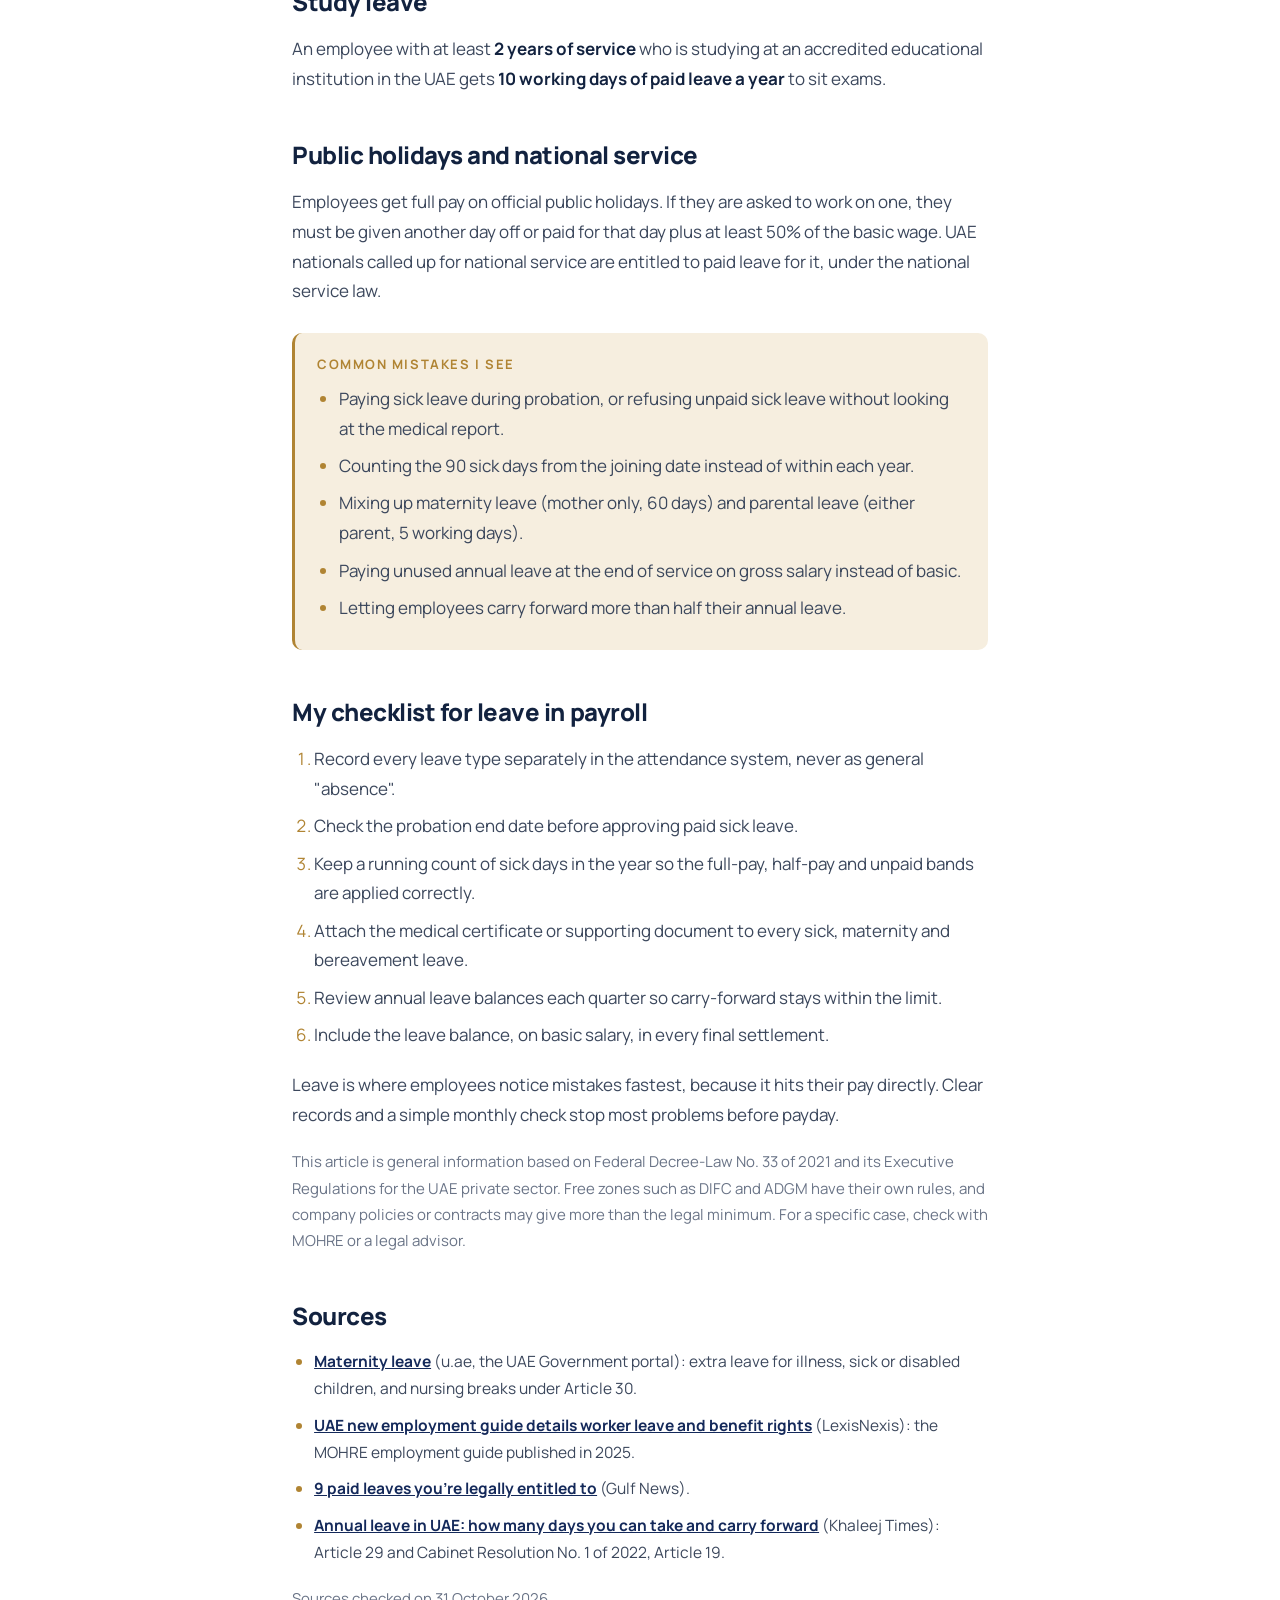
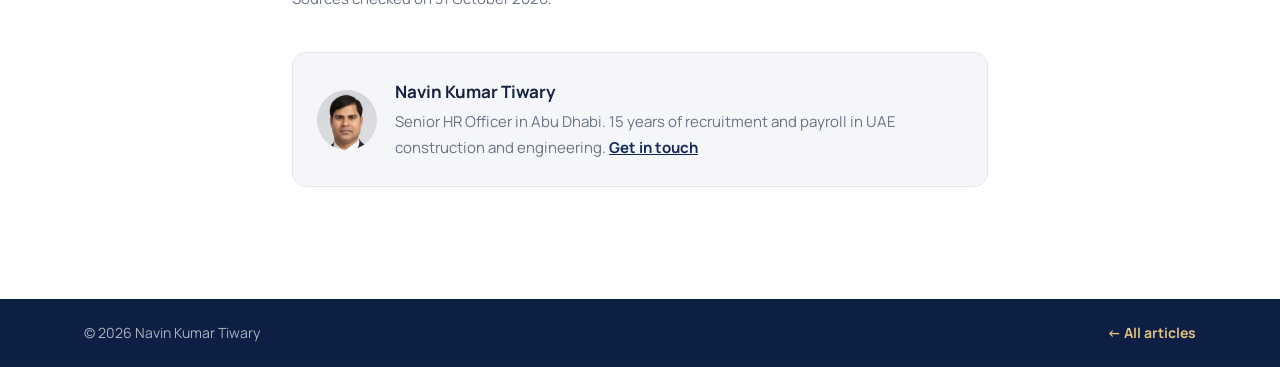
<file: blog/uae-leave-entitlements.html>
<!doctype html>
<html lang="en">
<head>
<meta charset="utf-8">
<meta name="viewport" content="width=device-width, initial-scale=1, viewport-fit=cover">
<!--
  HOW TO WRITE A NEW POST FROM THIS FILE
  1. Copy this file and rename the copy (small letters, hyphens, no spaces).
  2. Change the <title> and description just below.
  3. Change the text inside the "pagehead" section (category, title, summary, date, read time).
  4. Replace everything between "ARTICLE START" and "ARTICLE END" with your own writing.
     Paragraph = <p>...</p>   Heading = <h2>...</h2>   Bullet list = <ul><li>...</li></ul>
  5. Add a card for it in blog/index.html.
-->
<title>Leave entitlements under UAE Labour Law · Navin Kumar Tiwary</title>
<meta name="description" content="Every type of leave under UAE Labour Law: annual, sick, maternity, parental, bereavement and study leave, with days, pay and common payroll mistakes.">
<link rel="preconnect" href="https://fonts.googleapis.com">
<link rel="preconnect" href="https://fonts.gstatic.com" crossorigin>
<link rel="stylesheet" href="https://fonts.googleapis.com/css2?family=Manrope:wght@400;500;600;700;800&display=swap">
<link rel="stylesheet" href="blog.css">
</head>
<body>

<header class="top">
  <div class="wrap">
    <a class="brand" href="../index.html"><span class="mint">Navin</span>&nbsp;Kumar Tiwary</a>
    <nav aria-label="Site">
      <a href="../index.html">Home</a>
      <a href="index.html" aria-current="page">Articles</a>
      <a href="../tools/gratuity-calculator.html">Gratuity Calculator</a>
      <a href="../tools/leave-calculator.html">Leave Calculator</a>
      <a href="../index.html#contact">Contact</a>
    </nav>
  </div>
</header>

<section class="pagehead">
  <div class="wrap narrow">
    <p class="crumb"><a href="index.html">Articles</a> / Payroll &amp; Compliance</p>
    <h1>Leave entitlements under UAE Labour Law: every type explained</h1>
    <p class="sub">Annual, sick, maternity, parental, bereavement and study leave: how many days, how they're paid, and the mistakes to avoid.</p>
    <div class="meta"><span>By Navin Kumar Tiwary</span><span>31 Oct 2026</span><span>7 min read</span></div>
  </div>
</section>

<main>
  <article class="post wrap narrow">
<!-- ===== ARTICLE START ===== -->
    <p class="lead">Leave questions come up every week in HR: how many sick days are paid, when maternity leave can start, whether unused annual leave can be cashed in. Here is every type of leave a private-sector employee is entitled to under the UAE Labour Law, in one place.</p>

    <div class="callout">
      <p class="eyebrow">Try it yourself</p>
      <p>Use my <a href="../tools/leave-calculator.html"><strong>UAE leave calculator</strong></a> to work out an annual leave balance, its value, and how sick leave is paid.</p>
    </div>

    <h2>All leave types at a glance</h2>
    <div class="tablewrap">
      <table>
        <thead><tr><th>Leave type</th><th>Entitlement</th><th>Pay</th></tr></thead>
        <tbody>
          <tr><td>Annual leave</td><td style="white-space:normal">30 days a year after 1 year; 2 days a month after 6 months</td><td style="white-space:normal">Fully paid</td></tr>
          <tr><td>Sick leave</td><td style="white-space:normal">Up to 90 days a year, after probation</td><td style="white-space:normal">15 days full, 30 days half, 45 days unpaid</td></tr>
          <tr><td>Maternity leave</td><td style="white-space:normal">60 days</td><td style="white-space:normal">45 days full, 15 days half</td></tr>
          <tr><td>Parental leave</td><td style="white-space:normal">5 working days, within 6 months of the birth</td><td style="white-space:normal">Fully paid</td></tr>
          <tr><td>Bereavement leave</td><td style="white-space:normal">5 days for a spouse; 3 days for a parent, child, sibling, grandchild or grandparent</td><td style="white-space:normal">Fully paid</td></tr>
          <tr><td>Study leave</td><td style="white-space:normal">10 working days a year, after 2 years of service</td><td style="white-space:normal">Fully paid</td></tr>
          <tr><td>Public holidays</td><td style="white-space:normal">Official UAE public holidays</td><td style="white-space:normal">Fully paid</td></tr>
          <tr><td>National service</td><td style="white-space:normal">For UAE nationals called up for national service</td><td style="white-space:normal">Fully paid</td></tr>
        </tbody>
      </table>
    </div>

    <h2>Annual leave</h2>
    <p>An employee is entitled to <strong>30 days of paid annual leave for each year of service</strong>. Someone who has worked more than 6 months but less than a year gets 2 days for each month worked. In the final year, leave is worked out in proportion to the time served.</p>
    <ul>
      <li><strong>Timing:</strong> the employer sets the leave schedule according to work needs and company policy, and can let the employee take leave in one block or in parts.</li>
      <li><strong>Carrying leave forward:</strong> the Executive Regulations allow an employee to carry forward up to half of the annual leave (15 days) to the next year.</li>
      <li><strong>Cash in lieu:</strong> during employment, the employee and employer can agree to pay unused leave as cash. When employment ends, any leave balance due must be paid, calculated on the <strong>basic salary</strong>.</li>
    </ul>

    <h2>Sick leave</h2>
    <p>After completing probation, an employee can take up to <strong>90 days of sick leave a year</strong>, either in one go or at different times. It must be supported by a medical report from an approved health authority.</p>
    <div class="tablewrap">
      <table>
        <thead><tr><th>Days of sick leave in the year</th><th>Pay</th></tr></thead>
        <tbody>
          <tr><td>Days 1 to 15</td><td>Full pay</td></tr>
          <tr><td>Days 16 to 45</td><td>Half pay</td></tr>
          <tr><td>Days 46 to 90</td><td>Unpaid</td></tr>
        </tbody>
      </table>
    </div>
    <p>During probation there is no paid sick leave. The employer can approve unpaid sick leave instead, again with a medical report.</p>

    <h2>Maternity leave</h2>
    <p>A female employee is entitled to <strong>60 days of maternity leave: 45 days on full pay and 15 days on half pay</strong>. She can start it up to 30 days before the expected delivery date.</p>
    <ul>
      <li><strong>Illness after pregnancy or delivery:</strong> up to 45 extra days without pay, with a medical certificate. They can be taken together or separately.</li>
      <li><strong>Sick child or child with a disability:</strong> 30 extra days on full pay, which can be extended by a further 30 days without pay, with a medical certificate.</li>
      <li><strong>Nursing breaks:</strong> for 6 months after the birth, one or two paid breaks a day for nursing, up to one hour in total.</li>
    </ul>

    <h2>Parental leave</h2>
    <p>Either parent, mother or father, gets <strong>5 working days of paid parental leave</strong>, to be taken within 6 months of the child's birth. This is separate from maternity leave.</p>

    <h2>Bereavement leave</h2>
    <ul>
      <li><strong>5 days</strong> on the death of a spouse.</li>
      <li><strong>3 days</strong> on the death of a parent, child, brother, sister, grandchild or grandparent.</li>
    </ul>

    <h2>Study leave</h2>
    <p>An employee with at least <strong>2 years of service</strong> who is studying at an accredited educational institution in the UAE gets <strong>10 working days of paid leave a year</strong> to sit exams.</p>

    <h2>Public holidays and national service</h2>
    <p>Employees get full pay on official public holidays. If they are asked to work on one, they must be given another day off or paid for that day plus at least 50% of the basic wage. UAE nationals called up for national service are entitled to paid leave for it, under the national service law.</p>

    <div class="callout">
      <p class="eyebrow">Common mistakes I see</p>
      <ul>
        <li>Paying sick leave during probation, or refusing unpaid sick leave without looking at the medical report.</li>
        <li>Counting the 90 sick days from the joining date instead of within each year.</li>
        <li>Mixing up maternity leave (mother only, 60 days) and parental leave (either parent, 5 working days).</li>
        <li>Paying unused annual leave at the end of service on gross salary instead of basic.</li>
        <li>Letting employees carry forward more than half their annual leave.</li>
      </ul>
    </div>

    <h2>My checklist for leave in payroll</h2>
    <ol>
      <li>Record every leave type separately in the attendance system, never as general "absence".</li>
      <li>Check the probation end date before approving paid sick leave.</li>
      <li>Keep a running count of sick days in the year so the full-pay, half-pay and unpaid bands are applied correctly.</li>
      <li>Attach the medical certificate or supporting document to every sick, maternity and bereavement leave.</li>
      <li>Review annual leave balances each quarter so carry-forward stays within the limit.</li>
      <li>Include the leave balance, on basic salary, in every final settlement.</li>
    </ol>

    <p>Leave is where employees notice mistakes fastest, because it hits their pay directly. Clear records and a simple monthly check stop most problems before payday.</p>

    <p class="note">This article is general information based on Federal Decree-Law No. 33 of 2021 and its Executive Regulations for the UAE private sector. Free zones such as DIFC and ADGM have their own rules, and company policies or contracts may give more than the legal minimum. For a specific case, check with MOHRE or a legal advisor.</p>

    <h2>Sources</h2>
    <ul class="sources">
      <li><a href="https://u.ae/en/information-and-services/jobs/employment-in-the-private-sector/types-of-leaves-and-entitlements-in-the-private-sector/maternity-leave" target="_blank" rel="noopener">Maternity leave</a> (u.ae, the UAE Government portal): extra leave for illness, sick or disabled children, and nursing breaks under Article 30.</li>
      <li><a href="https://www.lexisnexis.com/blogs/ae-legal/b/insights/posts/uae-new-employment-guide-details-worker-leave-and-benefit-rights" target="_blank" rel="noopener">UAE new employment guide details worker leave and benefit rights</a> (LexisNexis): the MOHRE employment guide published in 2025.</li>
      <li><a href="https://gulfnews.com/living-in-uae/ask-us/9-types-of-paid-leaves-workers-are-entitled-to-in-the-uae-1.1671552676218" target="_blank" rel="noopener">9 paid leaves you're legally entitled to</a> (Gulf News).</li>
      <li><a href="https://www.khaleejtimes.com/uae/legal/annual-leave-in-uae-how-many-days-you-can-take-carry-forward-all-you-need-to-know" target="_blank" rel="noopener">Annual leave in UAE: how many days you can take and carry forward</a> (Khaleej Times): Article 29 and Cabinet Resolution No. 1 of 2022, Article 19.</li>
    </ul>
    <p class="note">Sources checked on 31 October 2026.</p>

<!-- ===== ARTICLE END ===== -->
    <div class="author">
      <img class="avatar" src="../images/navin-avatar.jpg" alt="Navin Kumar Tiwary" width="60" height="60">
      <div>
        <b>Navin Kumar Tiwary</b>
        <p>Senior HR Officer in Abu Dhabi. <span data-exp="years">14</span> years of recruitment and payroll in UAE construction and engineering. <a href="../index.html#contact">Get in touch</a></p>
      </div>
    </div>
  </article>
</main>

<footer>
  <div class="wrap"><span>© 2026 Navin Kumar Tiwary</span><a href="index.html">← All articles</a></div>
</footer>

<script src="../assets/experience.js"></script>
</body>
</html>
</file>
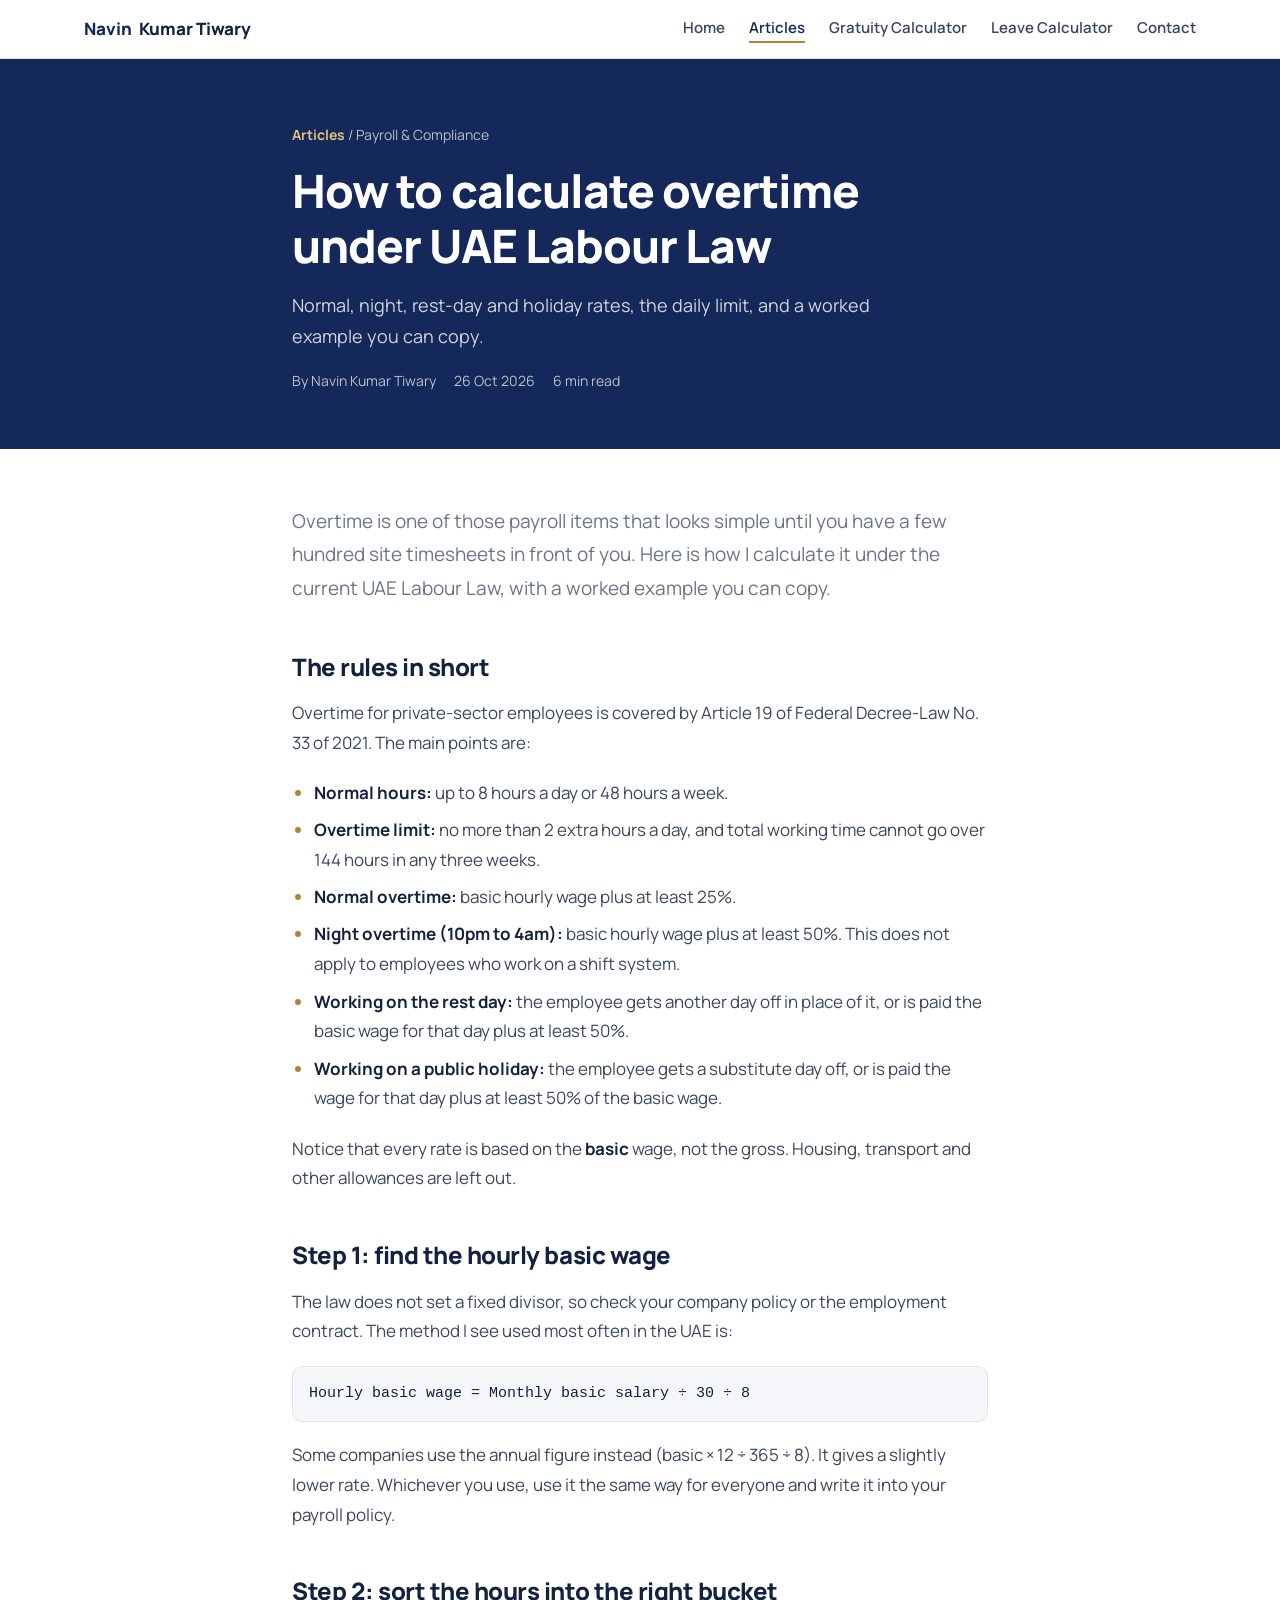
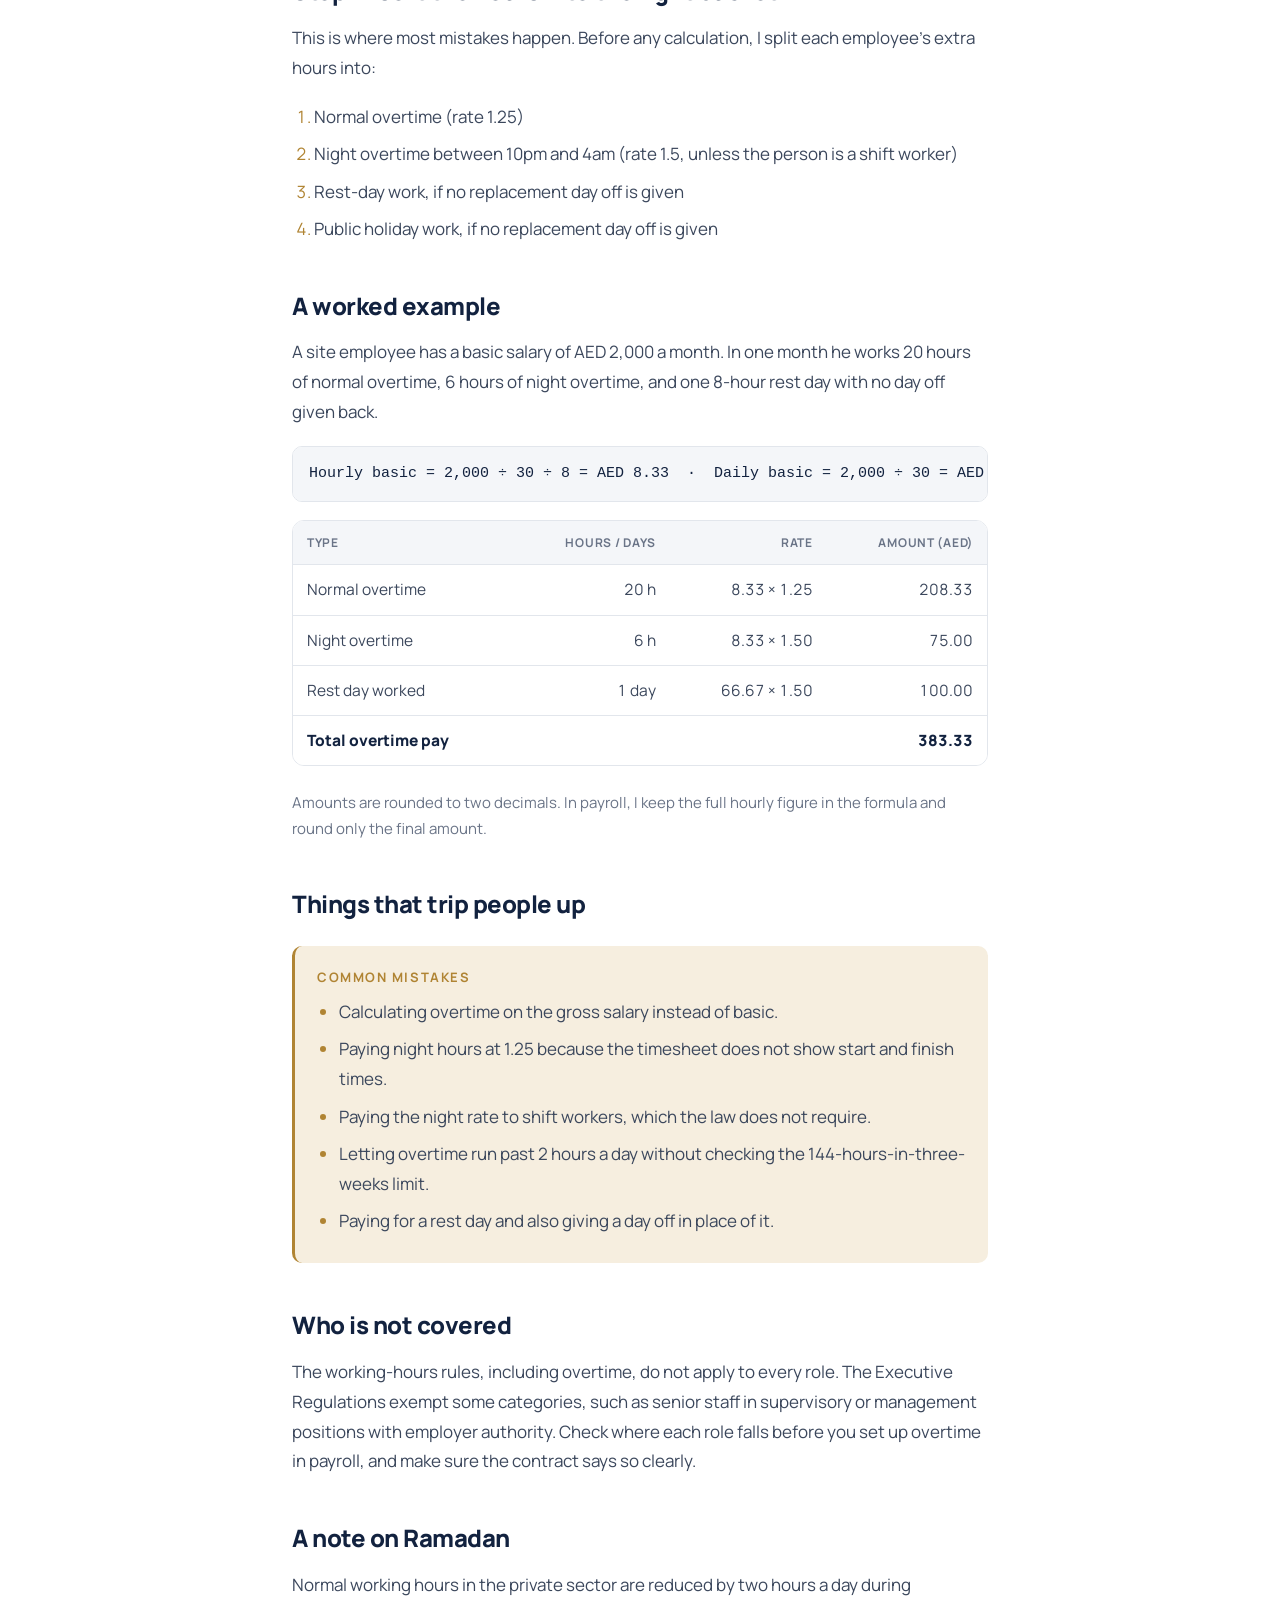
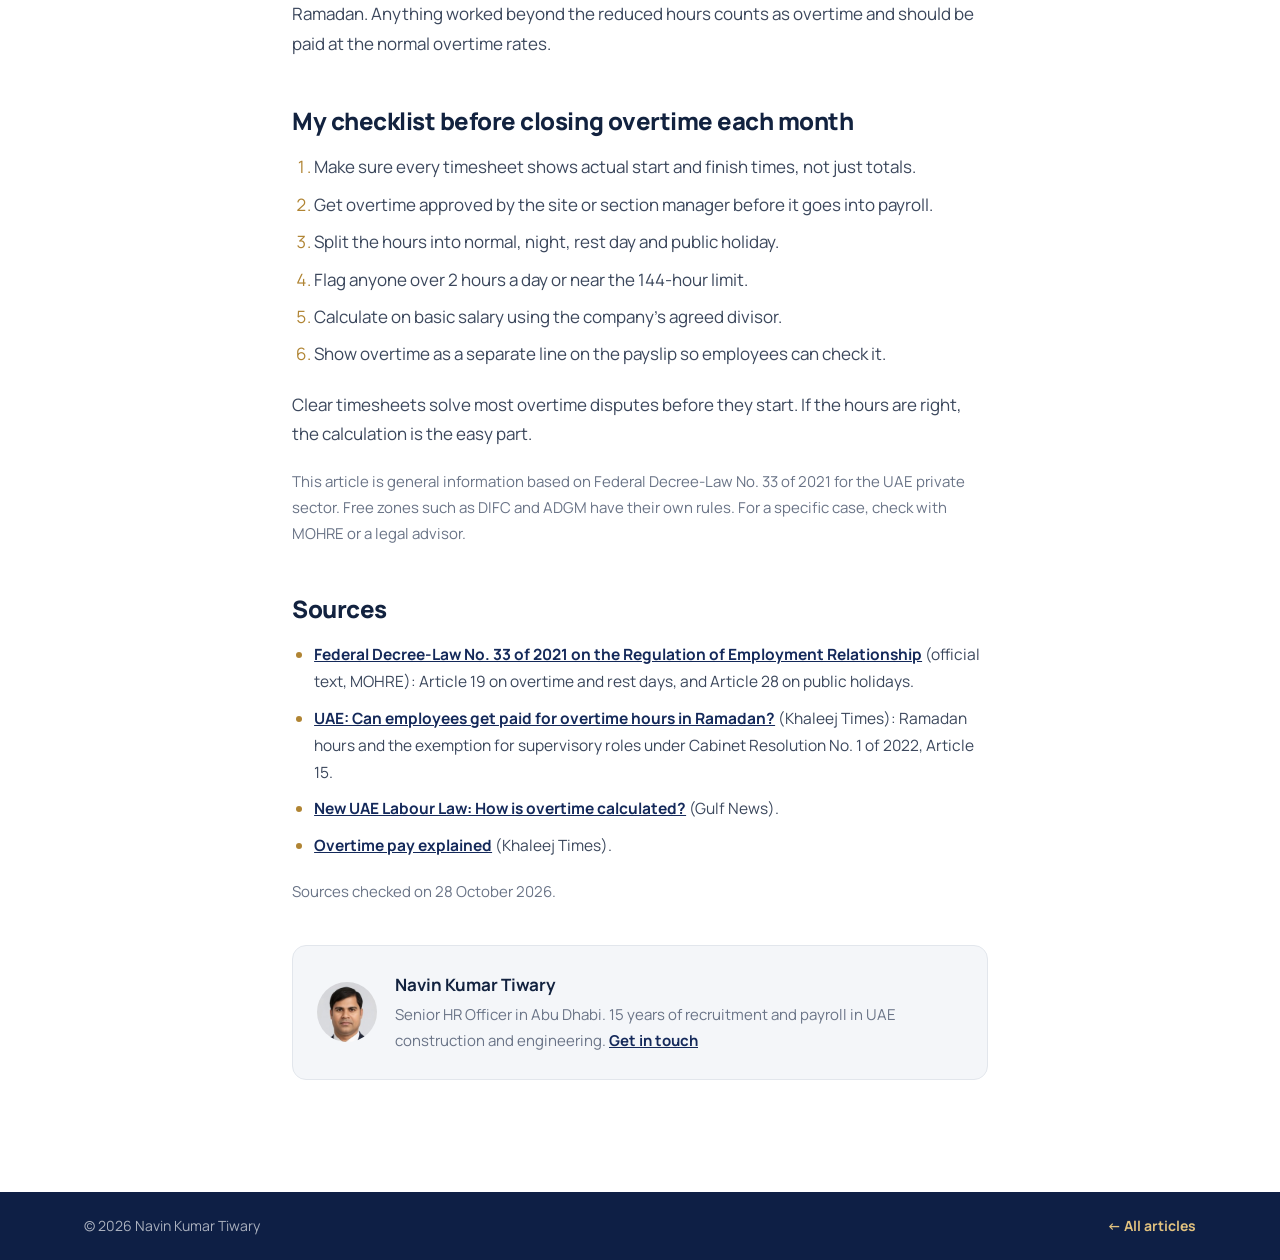
<file: blog/uae-overtime-calculation.html>
<!doctype html>
<html lang="en">
<head>
<meta charset="utf-8">
<meta name="viewport" content="width=device-width, initial-scale=1, viewport-fit=cover">
<!--
  HOW TO WRITE A NEW POST FROM THIS FILE
  1. Copy this file and rename the copy (small letters, hyphens, no spaces).
  2. Change the <title> and description just below.
  3. Change the text inside the "pagehead" section (category, title, summary, date, read time).
  4. Replace everything between "ARTICLE START" and "ARTICLE END" with your own writing.
     Paragraph = <p>...</p>   Heading = <h2>...</h2>   Bullet list = <ul><li>...</li></ul>
  5. Add a card for it in blog/index.html.
-->
<title>How to calculate overtime under UAE Labour Law · Navin Kumar Tiwary</title>
<meta name="description" content="How overtime is calculated under UAE Labour Law: normal, night, rest day and public holiday rates, the 2-hour daily limit, and a worked example.">
<link rel="preconnect" href="https://fonts.googleapis.com">
<link rel="preconnect" href="https://fonts.gstatic.com" crossorigin>
<link rel="stylesheet" href="https://fonts.googleapis.com/css2?family=Manrope:wght@400;500;600;700;800&display=swap">
<link rel="stylesheet" href="blog.css">
</head>
<body>

<header class="top">
  <div class="wrap">
    <a class="brand" href="../index.html"><span class="mint">Navin</span>&nbsp;Kumar Tiwary</a>
    <nav aria-label="Site">
      <a href="../index.html">Home</a>
      <a href="index.html" aria-current="page">Articles</a>
      <a href="../tools/gratuity-calculator.html">Gratuity Calculator</a>
      <a href="../tools/leave-calculator.html">Leave Calculator</a>
      <a href="../index.html#contact">Contact</a>
    </nav>
  </div>
</header>

<section class="pagehead">
  <div class="wrap narrow">
    <p class="crumb"><a href="index.html">Articles</a> / Payroll &amp; Compliance</p>
    <h1>How to calculate overtime under UAE Labour Law</h1>
    <p class="sub">Normal, night, rest-day and holiday rates, the daily limit, and a worked example you can copy.</p>
    <div class="meta"><span>By Navin Kumar Tiwary</span><span>26 Oct 2026</span><span>6 min read</span></div>
  </div>
</section>

<main>
  <article class="post wrap narrow">
<!-- ===== ARTICLE START ===== -->
    <p class="lead">Overtime is one of those payroll items that looks simple until you have a few hundred site timesheets in front of you. Here is how I calculate it under the current UAE Labour Law, with a worked example you can copy.</p>

    <h2>The rules in short</h2>
    <p>Overtime for private-sector employees is covered by Article 19 of Federal Decree-Law No. 33 of 2021. The main points are:</p>
    <ul>
      <li><strong>Normal hours:</strong> up to 8 hours a day or 48 hours a week.</li>
      <li><strong>Overtime limit:</strong> no more than 2 extra hours a day, and total working time cannot go over 144 hours in any three weeks.</li>
      <li><strong>Normal overtime:</strong> basic hourly wage plus at least 25%.</li>
      <li><strong>Night overtime (10pm to 4am):</strong> basic hourly wage plus at least 50%. This does not apply to employees who work on a shift system.</li>
      <li><strong>Working on the rest day:</strong> the employee gets another day off in place of it, or is paid the basic wage for that day plus at least 50%.</li>
      <li><strong>Working on a public holiday:</strong> the employee gets a substitute day off, or is paid the wage for that day plus at least 50% of the basic wage.</li>
    </ul>
    <p>Notice that every rate is based on the <strong>basic</strong> wage, not the gross. Housing, transport and other allowances are left out.</p>

    <h2>Step 1: find the hourly basic wage</h2>
    <p>The law does not set a fixed divisor, so check your company policy or the employment contract. The method I see used most often in the UAE is:</p>
    <div class="formula">Hourly basic wage = Monthly basic salary ÷ 30 ÷ 8</div>
    <p>Some companies use the annual figure instead (basic × 12 ÷ 365 ÷ 8). It gives a slightly lower rate. Whichever you use, use it the same way for everyone and write it into your payroll policy.</p>

    <h2>Step 2: sort the hours into the right bucket</h2>
    <p>This is where most mistakes happen. Before any calculation, I split each employee's extra hours into:</p>
    <ol>
      <li>Normal overtime (rate 1.25)</li>
      <li>Night overtime between 10pm and 4am (rate 1.5, unless the person is a shift worker)</li>
      <li>Rest-day work, if no replacement day off is given</li>
      <li>Public holiday work, if no replacement day off is given</li>
    </ol>

    <h2>A worked example</h2>
    <p>A site employee has a basic salary of AED 2,000 a month. In one month he works 20 hours of normal overtime, 6 hours of night overtime, and one 8-hour rest day with no day off given back.</p>
    <div class="formula">Hourly basic = 2,000 ÷ 30 ÷ 8 = AED 8.33 &nbsp;·&nbsp; Daily basic = 2,000 ÷ 30 = AED 66.67</div>
    <div class="tablewrap">
      <table>
        <thead><tr><th>Type</th><th class="num">Hours / days</th><th class="num">Rate</th><th class="num">Amount (AED)</th></tr></thead>
        <tbody>
          <tr><td>Normal overtime</td><td class="num">20 h</td><td class="num">8.33 × 1.25</td><td class="num">208.33</td></tr>
          <tr><td>Night overtime</td><td class="num">6 h</td><td class="num">8.33 × 1.50</td><td class="num">75.00</td></tr>
          <tr><td>Rest day worked</td><td class="num">1 day</td><td class="num">66.67 × 1.50</td><td class="num">100.00</td></tr>
          <tr class="total"><td>Total overtime pay</td><td class="num"></td><td class="num"></td><td class="num">383.33</td></tr>
        </tbody>
      </table>
    </div>
    <p class="note">Amounts are rounded to two decimals. In payroll, I keep the full hourly figure in the formula and round only the final amount.</p>

    <h2>Things that trip people up</h2>
    <div class="callout">
      <p class="eyebrow">Common mistakes</p>
      <ul>
        <li>Calculating overtime on the gross salary instead of basic.</li>
        <li>Paying night hours at 1.25 because the timesheet does not show start and finish times.</li>
        <li>Paying the night rate to shift workers, which the law does not require.</li>
        <li>Letting overtime run past 2 hours a day without checking the 144-hours-in-three-weeks limit.</li>
        <li>Paying for a rest day and also giving a day off in place of it.</li>
      </ul>
    </div>

    <h2>Who is not covered</h2>
    <p>The working-hours rules, including overtime, do not apply to every role. The Executive Regulations exempt some categories, such as senior staff in supervisory or management positions with employer authority. Check where each role falls before you set up overtime in payroll, and make sure the contract says so clearly.</p>

    <h2>A note on Ramadan</h2>
    <p>Normal working hours in the private sector are reduced by two hours a day during Ramadan. Anything worked beyond the reduced hours counts as overtime and should be paid at the normal overtime rates.</p>

    <h2>My checklist before closing overtime each month</h2>
    <ol>
      <li>Make sure every timesheet shows actual start and finish times, not just totals.</li>
      <li>Get overtime approved by the site or section manager before it goes into payroll.</li>
      <li>Split the hours into normal, night, rest day and public holiday.</li>
      <li>Flag anyone over 2 hours a day or near the 144-hour limit.</li>
      <li>Calculate on basic salary using the company's agreed divisor.</li>
      <li>Show overtime as a separate line on the payslip so employees can check it.</li>
    </ol>

    <p>Clear timesheets solve most overtime disputes before they start. If the hours are right, the calculation is the easy part.</p>

    <p class="note">This article is general information based on Federal Decree-Law No. 33 of 2021 for the UAE private sector. Free zones such as DIFC and ADGM have their own rules. For a specific case, check with MOHRE or a legal advisor.</p>

    <h2>Sources</h2>
    <ul class="sources">
      <li><a href="https://www.mohre.gov.ae/assets/download/3bde4984/Federal%20Decree-Law%20No.%2033%20of%202021%20Regarding%20the%20Regulation%20of%20Employment%20Relationship%20and%20its%20amendments_638990571068264034.pdf.aspx" target="_blank" rel="noopener">Federal Decree-Law No. 33 of 2021 on the Regulation of Employment Relationship</a> (official text, MOHRE): Article 19 on overtime and rest days, and Article 28 on public holidays.</li>
      <li><a href="https://www.khaleejtimes.com/uae/legal/uae-can-employees-get-paid-for-overtime-hours-in-ramadan" target="_blank" rel="noopener">UAE: Can employees get paid for overtime hours in Ramadan?</a> (Khaleej Times): Ramadan hours and the exemption for supervisory roles under Cabinet Resolution No. 1 of 2022, Article 15.</li>
      <li><a href="https://gulfnews.com/living-in-uae/ask-us/new-uae-labour-law-how-is-overtime-calculated-1.1639661532379" target="_blank" rel="noopener">New UAE Labour Law: How is overtime calculated?</a> (Gulf News).</li>
      <li><a href="https://www.khaleejtimes.com/uae/legal/overtime-pay-explained" target="_blank" rel="noopener">Overtime pay explained</a> (Khaleej Times).</li>
    </ul>
    <p class="note">Sources checked on 28 October 2026.</p>
<!-- ===== ARTICLE END ===== -->
    <div class="author">
      <img class="avatar" src="../images/navin-avatar.jpg" alt="Navin Kumar Tiwary" width="60" height="60">
      <div>
        <b>Navin Kumar Tiwary</b>
        <p>Senior HR Officer in Abu Dhabi. <span data-exp="years">14</span> years of recruitment and payroll in UAE construction and engineering. <a href="../index.html#contact">Get in touch</a></p>
      </div>
    </div>
  </article>
</main>

<footer>
  <div class="wrap"><span>© 2026 Navin Kumar Tiwary</span><a href="index.html">← All articles</a></div>
</footer>

<script src="../assets/experience.js"></script>
</body>
</html>
</file>
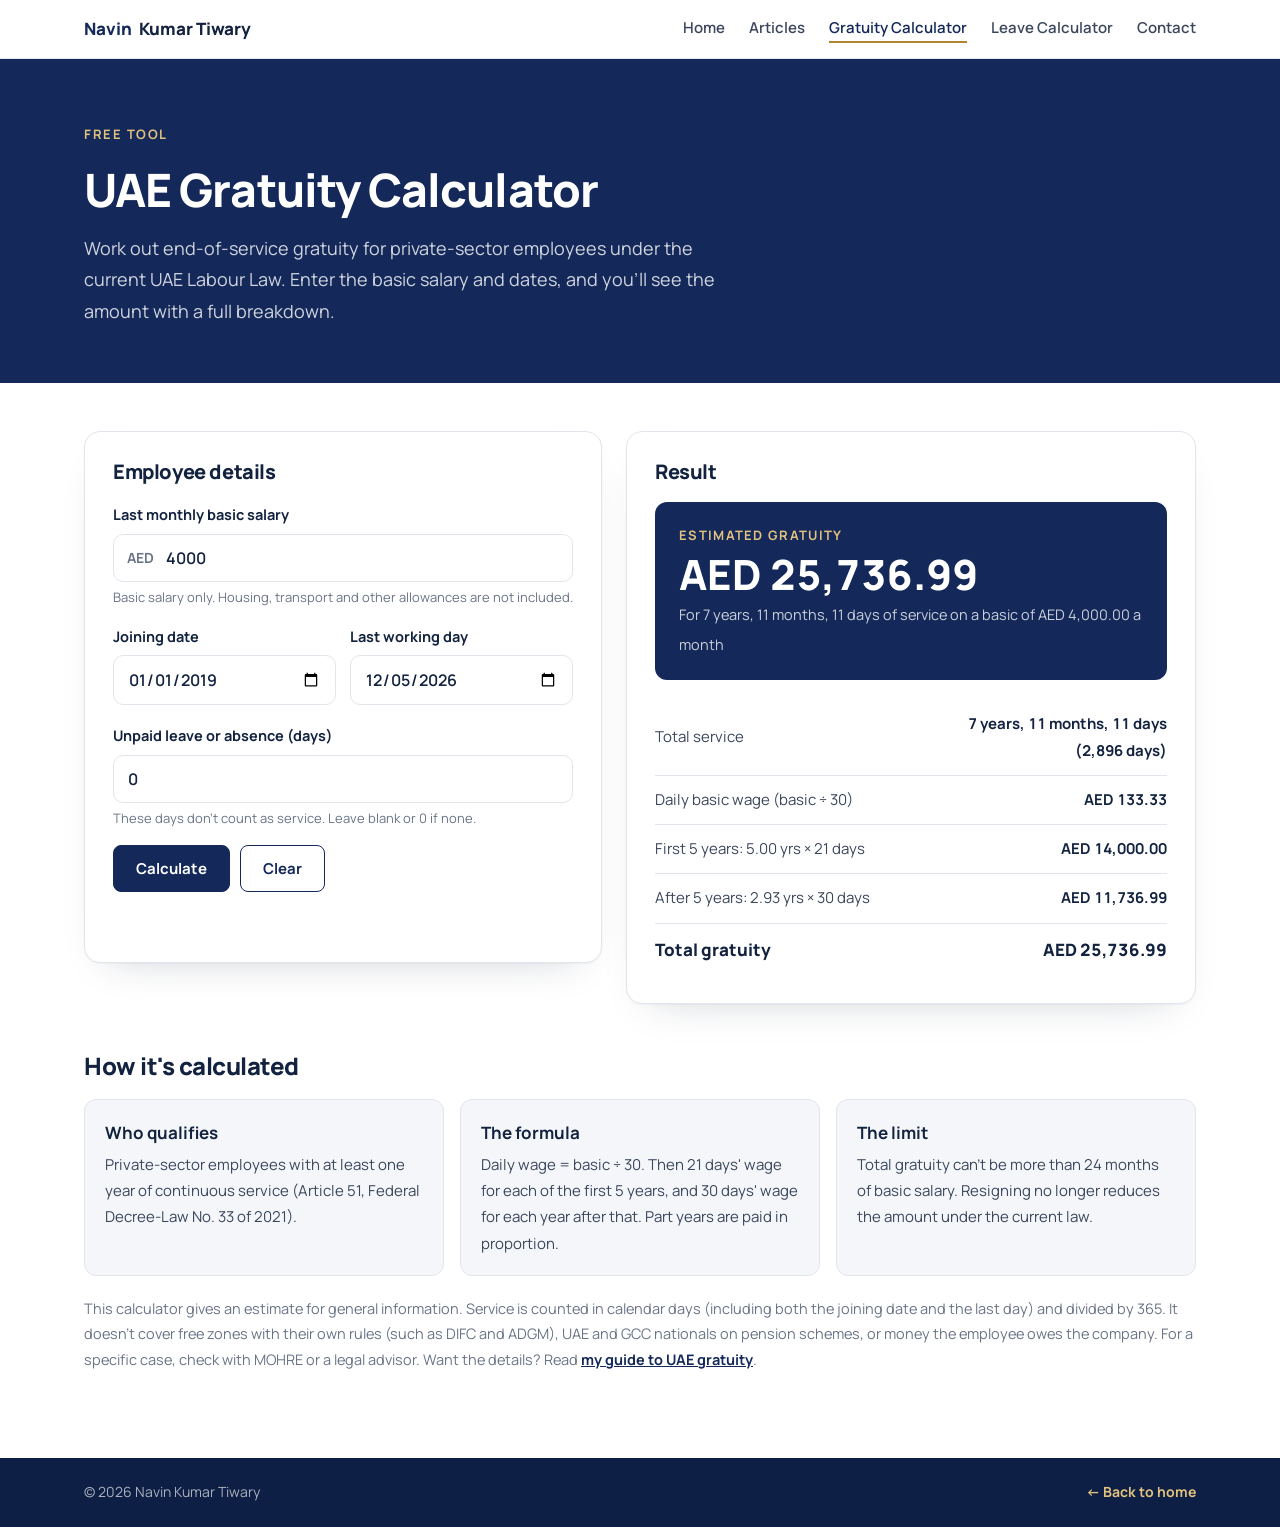
<file: tools/gratuity-calculator.html>
<!doctype html>
<html lang="en">
<head>
<meta charset="utf-8">
<meta name="viewport" content="width=device-width, initial-scale=1, viewport-fit=cover">
<title>UAE Gratuity Calculator · Navin Kumar Tiwary</title>
<meta name="description" content="Free UAE end-of-service gratuity calculator for private-sector employees, based on Federal Decree-Law No. 33 of 2021. Enter basic salary and dates to see your gratuity with a full breakdown.">
<link rel="preconnect" href="https://fonts.googleapis.com">
<link rel="preconnect" href="https://fonts.gstatic.com" crossorigin>
<link rel="stylesheet" href="https://fonts.googleapis.com/css2?family=Manrope:wght@400;500;600;700;800&display=swap">
<link rel="stylesheet" href="../blog/blog.css">
<style>
.calc{display:grid; grid-template-columns:minmax(0,1fr) minmax(0,1.1fr); gap:24px; align-items:start; padding-block:48px 24px}
.card{min-width:0; background:#fff; border:1px solid var(--line); border-radius:16px; padding:28px; box-shadow:0 1px 2px rgba(18,34,63,.04), 0 18px 40px -26px rgba(18,34,63,.25)}
.card h2{font-size:1.25rem; font-weight:800; margin-bottom:18px}
.field{display:flex; flex-direction:column; gap:6px; margin-bottom:18px}
.field label{font-size:.9063rem; font-weight:700; color:var(--ink)}
.field small{font-size:.8125rem; color:var(--muted); line-height:1.4}
.field input{font:600 1rem var(--font); color:var(--ink); padding:12px 14px; border:1.5px solid var(--line); border-radius:10px; background:#fff; width:100%; min-width:0}
.field input:focus{outline:none; border-color:var(--navy); box-shadow:0 0 0 3px rgba(20,41,90,.12)}
.money{position:relative}
.money span{position:absolute; left:14px; top:50%; transform:translateY(-50%); font-weight:700; color:var(--muted); font-size:.875rem}
.money input{padding-left:52px}
.two{display:grid; grid-template-columns:repeat(2, minmax(0,1fr)); gap:14px}
.btns{display:flex; gap:10px; flex-wrap:wrap; margin-top:6px}
.btn{display:inline-flex; align-items:center; justify-content:center; padding:12px 22px; border-radius:8px; font:700 .9375rem var(--font); cursor:pointer; border:1.5px solid var(--navy)}
.btn-solid{background:var(--navy); color:#fff}
.btn-solid:hover{background:#1D3A78}
.btn-ghost{background:#fff; color:var(--navy)}
.btn-ghost:hover{background:var(--soft)}
.err{color:#B23B2A; font-size:.875rem; font-weight:600; min-height:1.3em; margin-top:10px}

.result-top{background:var(--navy); color:#fff; border-radius:12px; padding:22px 24px; margin-bottom:20px}
.result-top small{display:block; font-size:.8125rem; letter-spacing:.1em; text-transform:uppercase; color:#E2C27F; font-weight:700}
.result-top b{display:block; font-size:clamp(2rem, 5vw, 2.6rem); font-weight:800; line-height:1.15; margin-top:4px; font-variant-numeric:tabular-nums}
.result-top span{font-size:.9063rem; color:rgba(255,255,255,.78)}
.result-top.no{background:#FBEBEB; color:var(--ink)}
.result-top.no small{color:#B23B2A}
.result-top.no span{color:var(--text)}
.rows{width:100%; border-collapse:collapse; font-size:.9375rem}
.rows td{padding:11px 0; border-bottom:1px solid var(--line); white-space:normal}
.rows td:last-child{text-align:right; font-weight:700; color:var(--ink); font-variant-numeric:tabular-nums; padding-left:12px}
.rows{table-layout:fixed}
.rows td:first-child{width:52%}
.rows tr.total td{border-bottom:0; font-size:1.0625rem; font-weight:800}
.rows tr.cap td{color:#9A6A22}
.how{padding-block:24px 72px}
.how .grid{display:grid; grid-template-columns:repeat(3, minmax(0,1fr)); gap:16px; margin-top:18px}
.how .grid div{border:1px solid var(--line); border-radius:12px; padding:18px 20px; background:var(--soft)}
.how .grid b{display:block; color:var(--ink); margin-bottom:4px}
.how .grid p{margin:0; font-size:.9375rem}
.how h2{font-size:1.5rem; font-weight:800}
.how .note{margin-top:20px; font-size:.9063rem}
.how a{color:var(--navy); font-weight:700}
@media (max-width: 860px){
  .calc{grid-template-columns:minmax(0,1fr); padding-block:32px 16px}
  .how .grid{grid-template-columns:1fr}
}
@media (max-width: 420px){ .two{grid-template-columns:minmax(0,1fr)} .card{padding:22px} }
</style>
</head>
<body>

<header class="top">
  <div class="wrap">
    <a class="brand" href="../index.html"><span class="mint">Navin</span>&nbsp;Kumar Tiwary</a>
    <nav aria-label="Site">
      <a href="../index.html">Home</a>
      <a href="../blog/index.html">Articles</a>
      <a href="gratuity-calculator.html" aria-current="page">Gratuity Calculator</a>
      <a href="leave-calculator.html">Leave Calculator</a>
      <a href="../index.html#contact">Contact</a>
    </nav>
  </div>
</header>

<section class="pagehead">
  <div class="wrap">
    <p class="eyebrow">Free tool</p>
    <h1>UAE Gratuity Calculator</h1>
    <p class="sub">Work out end-of-service gratuity for private-sector employees under the current UAE Labour Law. Enter the basic salary and dates, and you'll see the amount with a full breakdown.</p>
  </div>
</section>

<main class="wrap">
  <div class="calc">
    <form class="card" id="form" novalidate>
      <h2>Employee details</h2>
      <div class="field">
        <label for="basic">Last monthly basic salary</label>
        <div class="money"><span>AED</span><input id="basic" name="basic" type="number" inputmode="decimal" min="0" step="any" value="4000"></div>
        <small>Basic salary only. Housing, transport and other allowances are not included.</small>
      </div>
      <div class="two">
        <div class="field">
          <label for="start">Joining date</label>
          <input id="start" name="start" type="date" value="2019-01-01">
        </div>
        <div class="field">
          <label for="end">Last working day</label>
          <input id="end" name="end" type="date">
        </div>
      </div>
      <div class="field">
        <label for="unpaid">Unpaid leave or absence (days)</label>
        <input id="unpaid" name="unpaid" type="number" inputmode="numeric" min="0" step="1" value="0">
        <small>These days don't count as service. Leave blank or 0 if none.</small>
      </div>
      <div class="btns">
        <button class="btn btn-solid" type="submit">Calculate</button>
        <button class="btn btn-ghost" type="button" id="reset">Clear</button>
      </div>
      <p class="err" id="err" role="alert"></p>
    </form>

    <section class="card" aria-live="polite">
      <h2>Result</h2>
      <div class="result-top" id="headline">
        <small>Estimated gratuity</small>
        <b id="total">AED 0.00</b>
        <span id="headSub">Enter details to calculate</span>
      </div>
      <table class="rows" id="rows"><tbody></tbody></table>
    </section>
  </div>

  <section class="how">
    <h2>How it's calculated</h2>
    <div class="grid">
      <div><b>Who qualifies</b><p>Private-sector employees with at least one year of continuous service (Article 51, Federal Decree-Law No. 33 of 2021).</p></div>
      <div><b>The formula</b><p>Daily wage = basic ÷ 30. Then 21 days' wage for each of the first 5 years, and 30 days' wage for each year after that. Part years are paid in proportion.</p></div>
      <div><b>The limit</b><p>Total gratuity can't be more than 24 months of basic salary. Resigning no longer reduces the amount under the current law.</p></div>
    </div>
    <p class="note">This calculator gives an estimate for general information. Service is counted in calendar days (including both the joining date and the last day) and divided by 365. It doesn't cover free zones with their own rules (such as DIFC and ADGM), UAE and GCC nationals on pension schemes, or money the employee owes the company. For a specific case, check with MOHRE or a legal advisor. Want the details? Read <a href="../blog/uae-gratuity-guide.html">my guide to UAE gratuity</a>.</p>
  </section>
</main>

<footer>
  <div class="wrap"><span>© 2026 Navin Kumar Tiwary</span><a href="../index.html">← Back to home</a></div>
</footer>

<script>
(function(){
  var f=document.getElementById('form'), err=document.getElementById('err');
  var basicEl=document.getElementById('basic'), startEl=document.getElementById('start'), endEl=document.getElementById('end'), unpaidEl=document.getElementById('unpaid');
  var head=document.getElementById('headline'), total=document.getElementById('total'), headSub=document.getElementById('headSub'), tbody=document.querySelector('#rows tbody');
  var aed=function(n){return 'AED '+n.toLocaleString('en-US',{minimumFractionDigits:2, maximumFractionDigits:2});};
  function today(){ var d=new Date(), p=function(n){return (n<10?'0':'')+n;}; return d.getFullYear()+'-'+p(d.getMonth()+1)+'-'+p(d.getDate()); }
  function parse(v){ if(!v) return null; var p=v.split('-'); if(p.length!==3) return null; var d=Date.UTC(+p[0], +p[1]-1, +p[2]); return isNaN(d)?null:d; }
  function ymd(days){
    var y=Math.floor(days/365), rem=days-y*365, m=Math.floor(rem/30), d=rem-m*30;
    var parts=[]; if(y) parts.push(y+(y===1?' year':' years')); if(m) parts.push(m+(m===1?' month':' months')); if(d||!parts.length) parts.push(d+(d===1?' day':' days'));
    return parts.join(', ');
  }
  function row(label, value, cls){ return '<tr'+(cls?' class="'+cls+'"':'')+'><td>'+label+'</td><td>'+value+'</td></tr>'; }

  function calc(){
    err.textContent='';
    var basic=parseFloat(basicEl.value), s=parse(startEl.value), e=parse(endEl.value), unpaid=parseInt(unpaidEl.value||'0',10);
    if(!(basic>0)){ err.textContent='Enter the monthly basic salary in AED.'; return; }
    if(s===null || e===null){ err.textContent='Enter both the joining date and the last working day.'; return; }
    if(e<s){ err.textContent='The last working day must be on or after the joining date.'; return; }
    if(isNaN(unpaid) || unpaid<0){ err.textContent='Unpaid days must be 0 or more.'; return; }
    var calendarDays=Math.round((e-s)/86400000)+1;
    if(unpaid>=calendarDays){ err.textContent='Unpaid days can\'t be more than the total service period.'; return; }
    var days=calendarDays-unpaid, years=days/365, daily=basic/30;
    var rows='';
    rows+=row('Total service', ymd(days)+' ('+days.toLocaleString('en-US')+' days)');
    if(unpaid>0) rows+=row('Unpaid days excluded', unpaid.toLocaleString('en-US')+' days');
    rows+=row('Daily basic wage (basic ÷ 30)', aed(daily));

    if(years<1){
      head.classList.add('no');
      total.textContent='Not eligible yet';
      headSub.textContent='At least one year of continuous service is needed for gratuity.';
      tbody.innerHTML=rows; return;
    }
    var first=Math.min(years,5), after=Math.max(years-5,0);
    var amt1=first*21*daily, amt2=after*30*daily, gross=amt1+amt2, cap=24*basic, final=Math.min(gross,cap);
    rows+=row('First 5 years: '+first.toFixed(2)+' yrs × 21 days', aed(amt1));
    if(after>0) rows+=row('After 5 years: '+after.toFixed(2)+' yrs × 30 days', aed(amt2));
    if(gross>cap) rows+=row('Capped at 24 months of basic salary', '− '+aed(gross-cap), 'cap');
    rows+=row('Total gratuity', aed(final), 'total');
    head.classList.remove('no');
    total.textContent=aed(final);
    headSub.textContent='For '+ymd(days)+' of service on a basic of '+aed(basic)+' a month';
    tbody.innerHTML=rows;
  }
  f.addEventListener('submit', function(ev){ ev.preventDefault(); calc(); });
  [basicEl,startEl,endEl,unpaidEl].forEach(function(el){ el.addEventListener('input', function(){ if(basicEl.value && startEl.value && endEl.value) calc(); }); });
  document.getElementById('reset').addEventListener('click', function(){
    basicEl.value=''; startEl.value=''; endEl.value=today(); unpaidEl.value='0'; err.textContent='';
    head.classList.remove('no'); total.textContent='AED 0.00'; headSub.textContent='Enter details to calculate'; tbody.innerHTML='';
    basicEl.focus();
  });
  endEl.value=today();
  calc();
})();
</script>
</body>
</html>
</file>
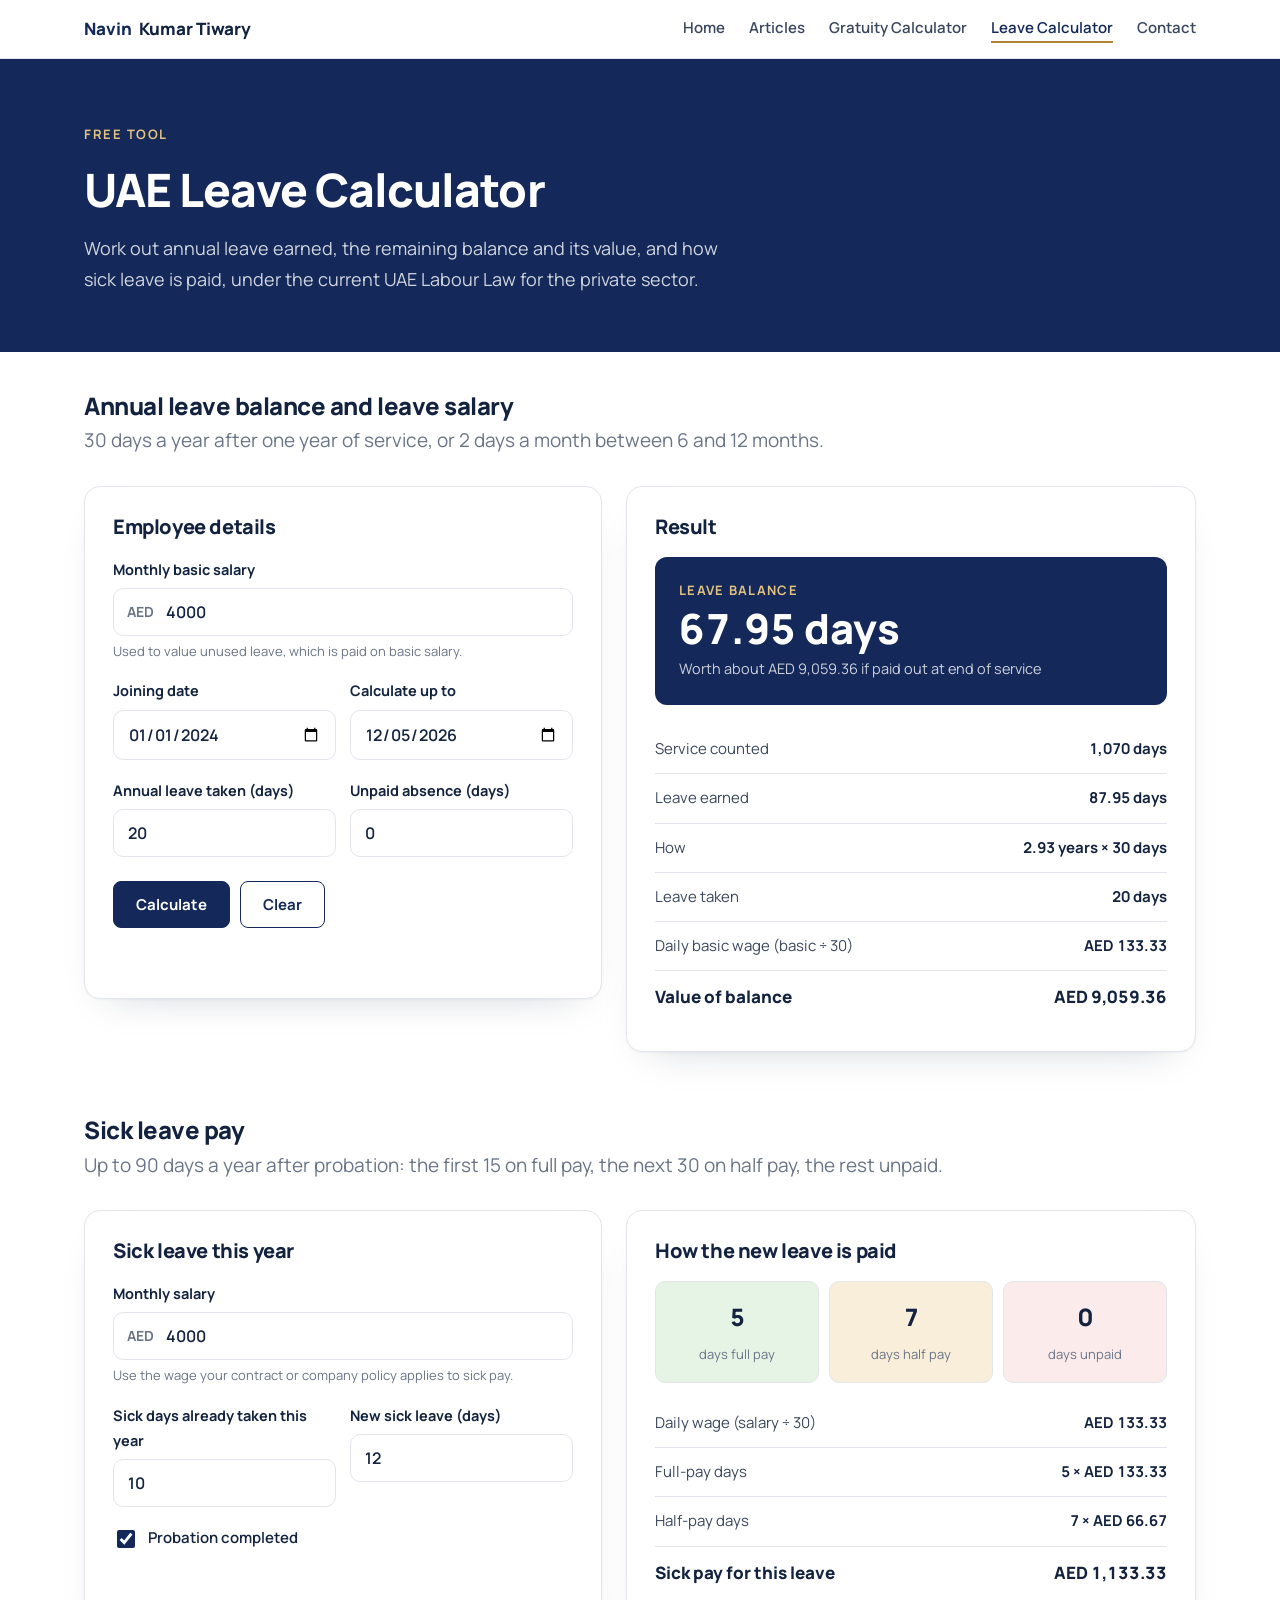
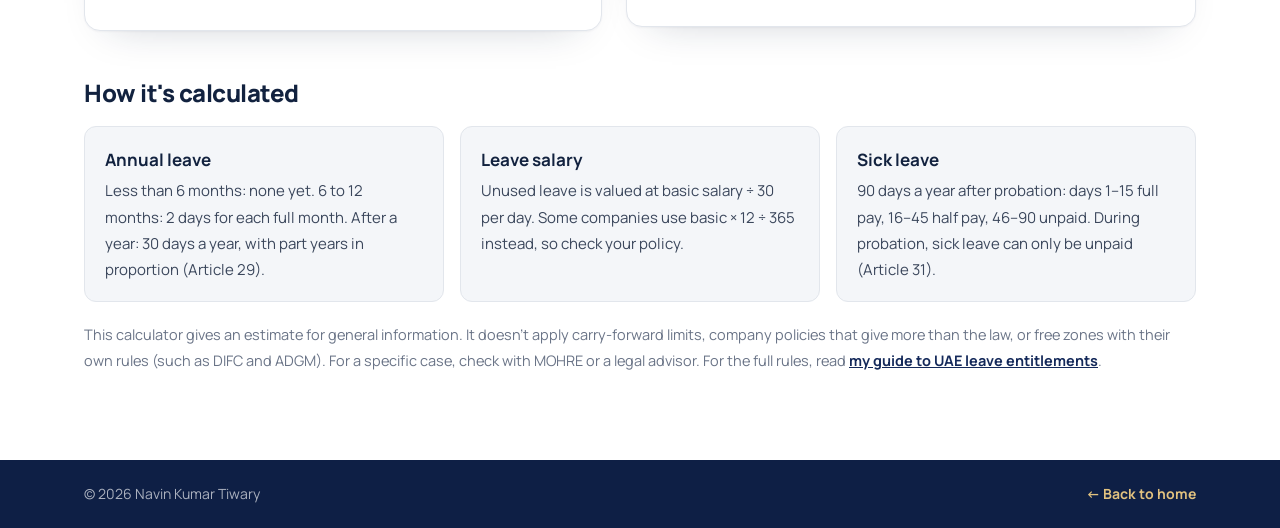
<file: tools/leave-calculator.html>
<!doctype html>
<html lang="en">
<head>
<meta charset="utf-8">
<meta name="viewport" content="width=device-width, initial-scale=1, viewport-fit=cover">
<title>UAE Leave Calculator · Navin Kumar Tiwary</title>
<meta name="description" content="Free UAE annual leave and sick leave calculator for private-sector employees, based on Federal Decree-Law No. 33 of 2021. Work out leave earned, leave balance, leave salary and sick-pay bands.">
<link rel="preconnect" href="https://fonts.googleapis.com">
<link rel="preconnect" href="https://fonts.gstatic.com" crossorigin>
<link rel="stylesheet" href="https://fonts.googleapis.com/css2?family=Manrope:wght@400;500;600;700;800&display=swap">
<link rel="stylesheet" href="../blog/blog.css">
<style>
.calc{display:grid; grid-template-columns:minmax(0,1fr) minmax(0,1.1fr); gap:24px; align-items:start; padding-block:48px 24px}
.card{min-width:0; background:#fff; border:1px solid var(--line); border-radius:16px; padding:28px; box-shadow:0 1px 2px rgba(18,34,63,.04), 0 18px 40px -26px rgba(18,34,63,.25)}
.card h2{font-size:1.25rem; font-weight:800; margin-bottom:18px}
.field{display:flex; flex-direction:column; gap:6px; margin-bottom:18px}
.field label{font-size:.9063rem; font-weight:700; color:var(--ink)}
.field small{font-size:.8125rem; color:var(--muted); line-height:1.4}
.field input{font:600 1rem var(--font); color:var(--ink); padding:12px 14px; border:1.5px solid var(--line); border-radius:10px; background:#fff; width:100%; min-width:0}
.field input:focus{outline:none; border-color:var(--navy); box-shadow:0 0 0 3px rgba(20,41,90,.12)}
.money{position:relative}
.money span{position:absolute; left:14px; top:50%; transform:translateY(-50%); font-weight:700; color:var(--muted); font-size:.875rem}
.money input{padding-left:52px}
.two{display:grid; grid-template-columns:repeat(2, minmax(0,1fr)); gap:14px}
.btns{display:flex; gap:10px; flex-wrap:wrap; margin-top:6px}
.btn{display:inline-flex; align-items:center; justify-content:center; padding:12px 22px; border-radius:8px; font:700 .9375rem var(--font); cursor:pointer; border:1.5px solid var(--navy)}
.btn-solid{background:var(--navy); color:#fff}
.btn-solid:hover{background:#1D3A78}
.btn-ghost{background:#fff; color:var(--navy)}
.btn-ghost:hover{background:var(--soft)}
.err{color:#B23B2A; font-size:.875rem; font-weight:600; min-height:1.3em; margin-top:10px}

.result-top{background:var(--navy); color:#fff; border-radius:12px; padding:22px 24px; margin-bottom:20px}
.result-top small{display:block; font-size:.8125rem; letter-spacing:.1em; text-transform:uppercase; color:#E2C27F; font-weight:700}
.result-top b{display:block; font-size:clamp(2rem, 5vw, 2.6rem); font-weight:800; line-height:1.15; margin-top:4px; font-variant-numeric:tabular-nums}
.result-top span{font-size:.9063rem; color:rgba(255,255,255,.78)}
.result-top.no{background:#FBEBEB; color:var(--ink)}
.result-top.no small{color:#B23B2A}
.result-top.no span{color:var(--text)}
.rows{width:100%; border-collapse:collapse; font-size:.9375rem}
.rows td{padding:11px 0; border-bottom:1px solid var(--line); white-space:normal}
.rows td:last-child{text-align:right; font-weight:700; color:var(--ink); font-variant-numeric:tabular-nums; padding-left:12px}
.rows{table-layout:fixed}
.rows td:first-child{width:52%}
.rows tr.total td{border-bottom:0; font-size:1.0625rem; font-weight:800}
.rows tr.cap td{color:#9A6A22}
.how{padding-block:24px 72px}
.how .grid{display:grid; grid-template-columns:repeat(3, minmax(0,1fr)); gap:16px; margin-top:18px}
.how .grid div{border:1px solid var(--line); border-radius:12px; padding:18px 20px; background:var(--soft)}
.how .grid b{display:block; color:var(--ink); margin-bottom:4px}
.how .grid p{margin:0; font-size:.9375rem}
.how h2{font-size:1.5rem; font-weight:800}
.how .note{margin-top:20px; font-size:.9063rem}
.how a{color:var(--navy); font-weight:700}
@media (max-width: 860px){
  .calc{grid-template-columns:minmax(0,1fr); padding-block:32px 16px}
  .how .grid{grid-template-columns:1fr}
}
@media (max-width: 420px){ .two{grid-template-columns:minmax(0,1fr)} .card{padding:22px} }
.check{display:flex; align-items:center; gap:10px; font-size:.9375rem; font-weight:600; color:var(--ink); margin-bottom:18px}
.check input{width:18px; height:18px; accent-color:var(--navy)}
.sec{padding-block:16px 8px}
.sec > h2{font-size:1.5rem; font-weight:800; margin:24px 0 4px}
.sec > p.lead{margin:0; color:var(--muted)}
.band{display:grid; grid-template-columns:repeat(3, minmax(0,1fr)); gap:10px; margin-bottom:16px}
.band div{border-radius:10px; padding:14px 12px; text-align:center; border:1px solid var(--line)}
.band b{display:block; font-size:1.5rem; font-weight:800; font-variant-numeric:tabular-nums; color:var(--ink)}
.band span{font-size:.8125rem; color:var(--muted)}
.band .full{background:#E5F4E4} .band .half{background:#F9EEDA} .band .none{background:#FBEBEB}
</style>
</head>
<body>

<header class="top">
  <div class="wrap">
    <a class="brand" href="../index.html"><span class="mint">Navin</span>&nbsp;Kumar Tiwary</a>
    <nav aria-label="Site">
      <a href="../index.html">Home</a>
      <a href="../blog/index.html">Articles</a>
      <a href="gratuity-calculator.html">Gratuity Calculator</a>
      <a href="leave-calculator.html" aria-current="page">Leave Calculator</a>
      <a href="../index.html#contact">Contact</a>
    </nav>
  </div>
</header>

<section class="pagehead">
  <div class="wrap">
    <p class="eyebrow">Free tool</p>
    <h1>UAE Leave Calculator</h1>
    <p class="sub">Work out annual leave earned, the remaining balance and its value, and how sick leave is paid, under the current UAE Labour Law for the private sector.</p>
  </div>
</section>

<main class="wrap">
  <div class="sec">
    <h2>Annual leave balance and leave salary</h2>
    <p class="lead">30 days a year after one year of service, or 2 days a month between 6 and 12 months.</p>
  </div>
  <div class="calc" style="padding-top:20px">
    <form class="card" id="alForm" novalidate>
      <h2>Employee details</h2>
      <div class="field">
        <label for="alBasic">Monthly basic salary</label>
        <div class="money"><span>AED</span><input id="alBasic" type="number" inputmode="decimal" min="0" step="any" value="4000"></div>
        <small>Used to value unused leave, which is paid on basic salary.</small>
      </div>
      <div class="two">
        <div class="field"><label for="alStart">Joining date</label><input id="alStart" type="date" value="2024-01-01"></div>
        <div class="field"><label for="alEnd">Calculate up to</label><input id="alEnd" type="date"></div>
      </div>
      <div class="two">
        <div class="field"><label for="alTaken">Annual leave taken (days)</label><input id="alTaken" type="number" inputmode="numeric" min="0" step="0.5" value="20"></div>
        <div class="field"><label for="alUnpaid">Unpaid absence (days)</label><input id="alUnpaid" type="number" inputmode="numeric" min="0" step="1" value="0"></div>
      </div>
      <div class="btns">
        <button class="btn btn-solid" type="submit">Calculate</button>
        <button class="btn btn-ghost" type="button" id="alReset">Clear</button>
      </div>
      <p class="err" id="alErr" role="alert"></p>
    </form>
    <section class="card" aria-live="polite">
      <h2>Result</h2>
      <div class="result-top" id="alHead"><small>Leave balance</small><b id="alTotal">0 days</b><span id="alSub">Enter details to calculate</span></div>
      <table class="rows"><tbody id="alRows"></tbody></table>
    </section>
  </div>

  <div class="sec">
    <h2>Sick leave pay</h2>
    <p class="lead">Up to 90 days a year after probation: the first 15 on full pay, the next 30 on half pay, the rest unpaid.</p>
  </div>
  <div class="calc" style="padding-top:20px">
    <form class="card" id="slForm" novalidate>
      <h2>Sick leave this year</h2>
      <div class="field">
        <label for="slSalary">Monthly salary</label>
        <div class="money"><span>AED</span><input id="slSalary" type="number" inputmode="decimal" min="0" step="any" value="4000"></div>
        <small>Use the wage your contract or company policy applies to sick pay.</small>
      </div>
      <div class="two">
        <div class="field"><label for="slBefore">Sick days already taken this year</label><input id="slBefore" type="number" inputmode="numeric" min="0" max="90" step="1" value="10"></div>
        <div class="field"><label for="slNow">New sick leave (days)</label><input id="slNow" type="number" inputmode="numeric" min="0" step="1" value="12"></div>
      </div>
      <label class="check"><input type="checkbox" id="slProb" checked> Probation completed</label>
      <p class="err" id="slErr" role="alert"></p>
    </form>
    <section class="card" aria-live="polite">
      <h2>How the new leave is paid</h2>
      <div class="band"><div class="full"><b id="slFull">0</b><span>days full pay</span></div><div class="half"><b id="slHalf">0</b><span>days half pay</span></div><div class="none"><b id="slNone">0</b><span>days unpaid</span></div></div>
      <table class="rows"><tbody id="slRows"></tbody></table>
    </section>
  </div>

  <section class="how">
    <h2>How it's calculated</h2>
    <div class="grid">
      <div><b>Annual leave</b><p>Less than 6 months: none yet. 6 to 12 months: 2 days for each full month. After a year: 30 days a year, with part years in proportion (Article 29).</p></div>
      <div><b>Leave salary</b><p>Unused leave is valued at basic salary ÷ 30 per day. Some companies use basic × 12 ÷ 365 instead, so check your policy.</p></div>
      <div><b>Sick leave</b><p>90 days a year after probation: days 1–15 full pay, 16–45 half pay, 46–90 unpaid. During probation, sick leave can only be unpaid (Article 31).</p></div>
    </div>
    <p class="note">This calculator gives an estimate for general information. It doesn't apply carry-forward limits, company policies that give more than the law, or free zones with their own rules (such as DIFC and ADGM). For a specific case, check with MOHRE or a legal advisor. For the full rules, read <a href="../blog/uae-leave-entitlements.html">my guide to UAE leave entitlements</a>.</p>
  </section>
</main>

<footer>
  <div class="wrap"><span>© 2026 Navin Kumar Tiwary</span><a href="../index.html">← Back to home</a></div>
</footer>

<script>
(function(){
  var $=function(id){return document.getElementById(id);};
  var aed=function(n){return 'AED '+n.toLocaleString('en-US',{minimumFractionDigits:2, maximumFractionDigits:2});};
  var num=function(n){return (Math.round(n*100)/100).toLocaleString('en-US',{maximumFractionDigits:2});};
  function today(){ var d=new Date(), p=function(n){return (n<10?'0':'')+n;}; return d.getFullYear()+'-'+p(d.getMonth()+1)+'-'+p(d.getDate()); }
  function parse(v){ if(!v) return null; var p=v.split('-'); if(p.length!==3) return null; var t=Date.UTC(+p[0],+p[1]-1,+p[2]); return isNaN(t)?null:{t:t,y:+p[0],m:+p[1],d:+p[2]}; }
  function fullMonths(a,b){ var n=new Date(b.t+86400000), y=n.getUTCFullYear(), mo=n.getUTCMonth()+1, d=n.getUTCDate(); var m=(y-a.y)*12+(mo-a.m); if(d<a.d) m--; return Math.max(0,m); }
  function row(l,v,c){ return '<tr'+(c?' class="'+c+'"':'')+'><td>'+l+'</td><td>'+v+'</td></tr>'; }

  // ---- annual leave
  function al(){
    var err=$('alErr'); err.textContent='';
    var basic=parseFloat($('alBasic').value), s=parse($('alStart').value), e=parse($('alEnd').value);
    var taken=parseFloat($('alTaken').value||'0'), unpaid=parseInt($('alUnpaid').value||'0',10);
    if(!(basic>0)){ err.textContent='Enter the monthly basic salary in AED.'; return; }
    if(!s||!e){ err.textContent='Enter both dates.'; return; }
    if(e.t<s.t){ err.textContent='The end date must be on or after the joining date.'; return; }
    if(isNaN(taken)||taken<0||isNaN(unpaid)||unpaid<0){ err.textContent='Leave taken and unpaid days must be 0 or more.'; return; }
    var cal=Math.round((e.t-s.t)/86400000)+1;
    if(unpaid>=cal){ err.textContent='Unpaid days can\'t be more than the service period.'; return; }
    var days=cal-unpaid, months=fullMonths(s,e), earned, basis;
    var adjMonths=Math.max(0, months-Math.round(unpaid/30));
    if(days<365){
      if(adjMonths<6){ earned=0; basis='Less than 6 months of service: annual leave isn\'t due yet'; }
      else { earned=2*adjMonths; basis=adjMonths+' full months × 2 days'; }
    } else { earned=30*days/365; basis=num(days/365)+' years × 30 days'; }
    var bal=earned-taken, daily=basic/30, h=$('alHead');
    var r=row('Service counted', days.toLocaleString('en-US')+' days'+(unpaid?' (after '+unpaid+' unpaid days)':''));
    r+=row('Leave earned', num(earned)+' days')+row('How', basis)+row('Leave taken', num(taken)+' days');
    r+=row('Daily basic wage (basic ÷ 30)', aed(daily));
    if(bal>=0){
      r+=row('Value of balance', aed(bal*daily), 'total');
      h.classList.remove('no'); $('alTotal').textContent=num(bal)+(Math.abs(bal-1)<1e-9?' day':' days');
      $('alSub').textContent='Worth about '+aed(bal*daily)+' if paid out at end of service';
    } else {
      r+=row('Leave taken in advance', num(-bal)+' days', 'cap');
      h.classList.add('no'); $('alTotal').textContent=num(bal)+' days';
      $('alSub').textContent='More leave has been taken than earned so far';
    }
    $('alRows').innerHTML=r;
  }
  $('alForm').addEventListener('submit',function(ev){ev.preventDefault(); al();});
  ['alBasic','alStart','alEnd','alTaken','alUnpaid'].forEach(function(id){ $(id).addEventListener('input',al); });
  $('alReset').addEventListener('click',function(){ $('alBasic').value=''; $('alStart').value=''; $('alEnd').value=today(); $('alTaken').value='0'; $('alUnpaid').value='0'; $('alErr').textContent=''; $('alRows').innerHTML=''; $('alHead').classList.remove('no'); $('alTotal').textContent='0 days'; $('alSub').textContent='Enter details to calculate'; $('alBasic').focus(); });

  // ---- sick leave
  function sl(){
    var err=$('slErr'); err.textContent='';
    var sal=parseFloat($('slSalary').value), before=parseInt($('slBefore').value||'0',10), now=parseInt($('slNow').value||'0',10), prob=$('slProb').checked;
    if(!(sal>0)){ err.textContent='Enter the monthly salary in AED.'; return; }
    if(isNaN(before)||before<0||isNaN(now)||now<0){ err.textContent='Days must be 0 or more.'; return; }
    var full=0, half=0, none=0;
    if(!prob){ none=now; }
    else {
      for(var d=before+1; d<=before+now; d++){ if(d<=15) full++; else if(d<=45) half++; else none++; }
    }
    var daily=sal/30, pay=full*daily+half*daily/2;
    $('slFull').textContent=full; $('slHalf').textContent=half; $('slNone').textContent=none;
    var r='';
    if(!prob) r+=row('During probation','Unpaid, if the employer approves');
    r+=row('Daily wage (salary ÷ 30)', aed(daily));
    r+=row('Full-pay days', full+' × '+aed(daily));
    r+=row('Half-pay days', half+' × '+aed(daily/2));
    if(prob && before+now>90) r+=row('Over the 90-day yearly limit', (before+now-90)+' days', 'cap');
    r+=row('Sick pay for this leave', aed(pay), 'total');
    $('slRows').innerHTML=r;
  }
  ['slSalary','slBefore','slNow','slProb'].forEach(function(id){ $(id).addEventListener('input',sl); $(id).addEventListener('change',sl); });
  $('slForm').addEventListener('submit',function(ev){ev.preventDefault(); sl();});

  $('alEnd').value=today(); al(); sl();
})();
</script>
<script src="../assets/experience.js"></script>
</body>
</html>
</file>
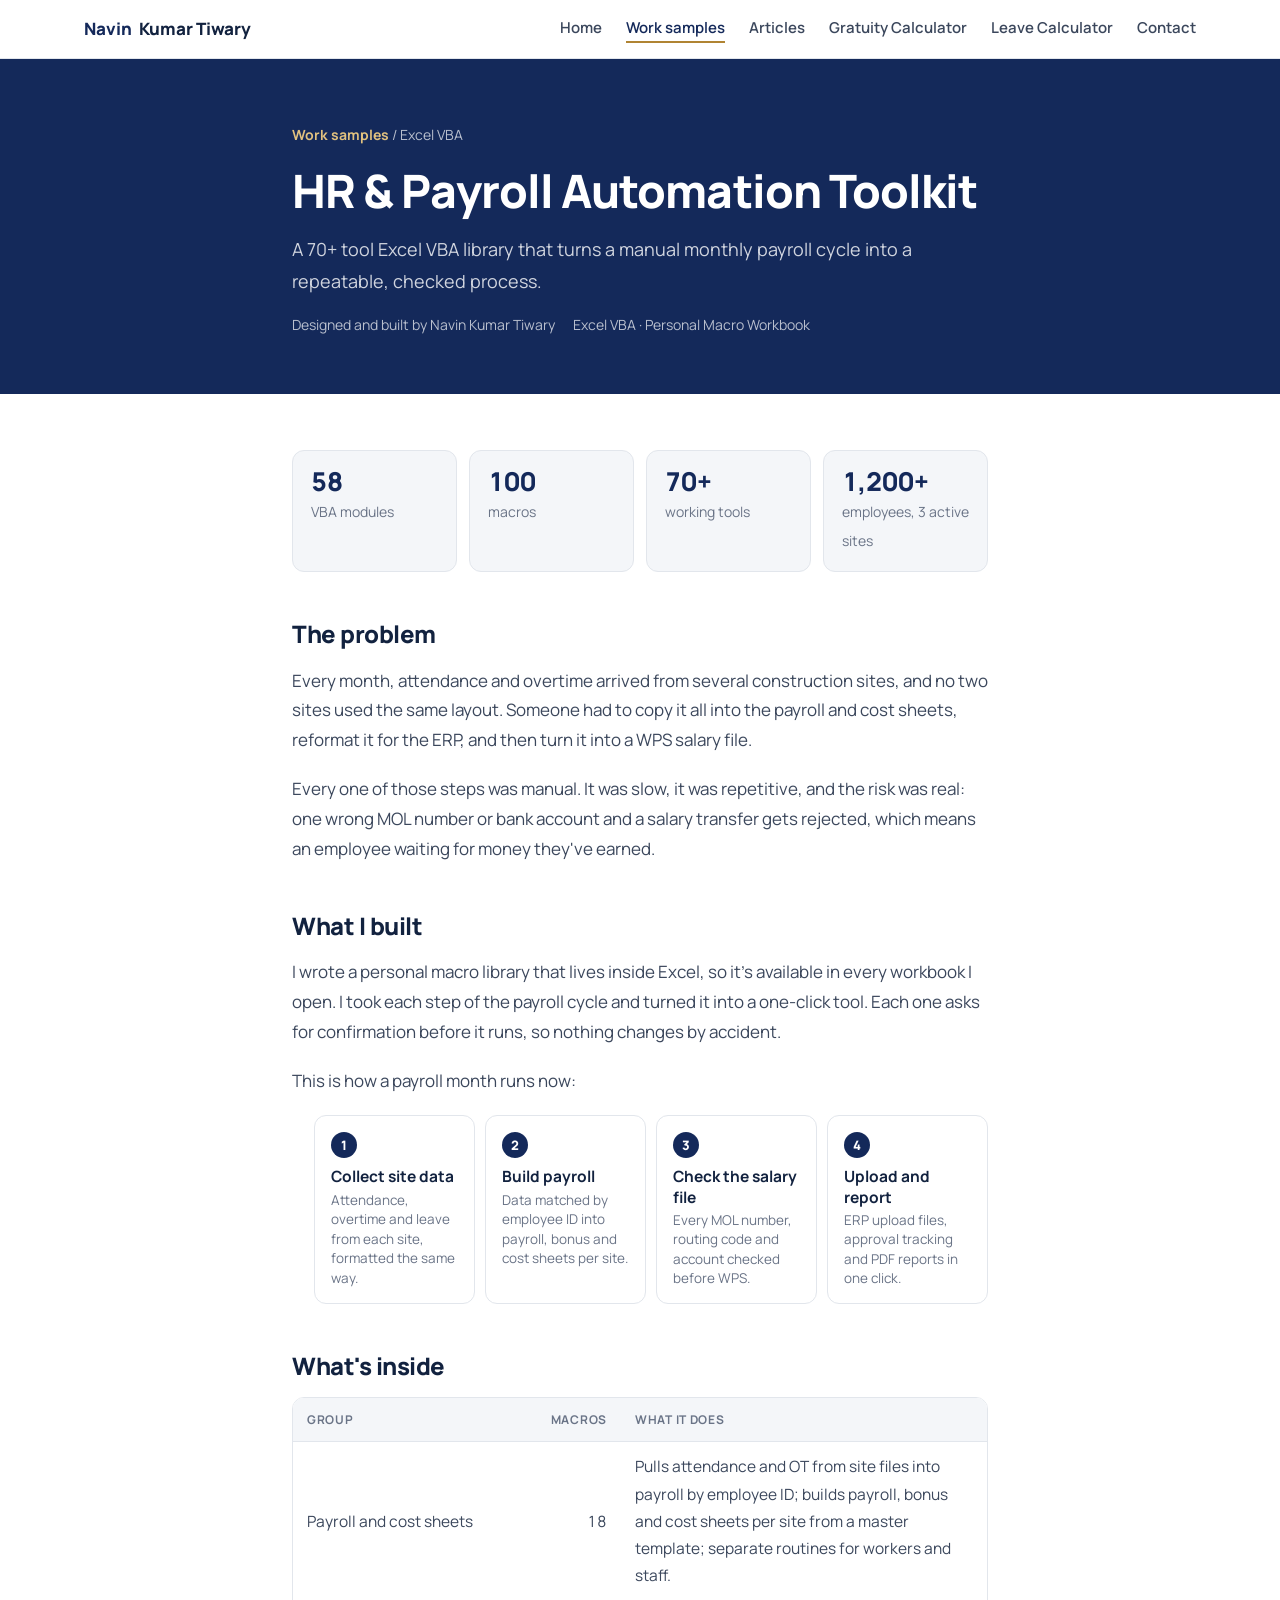
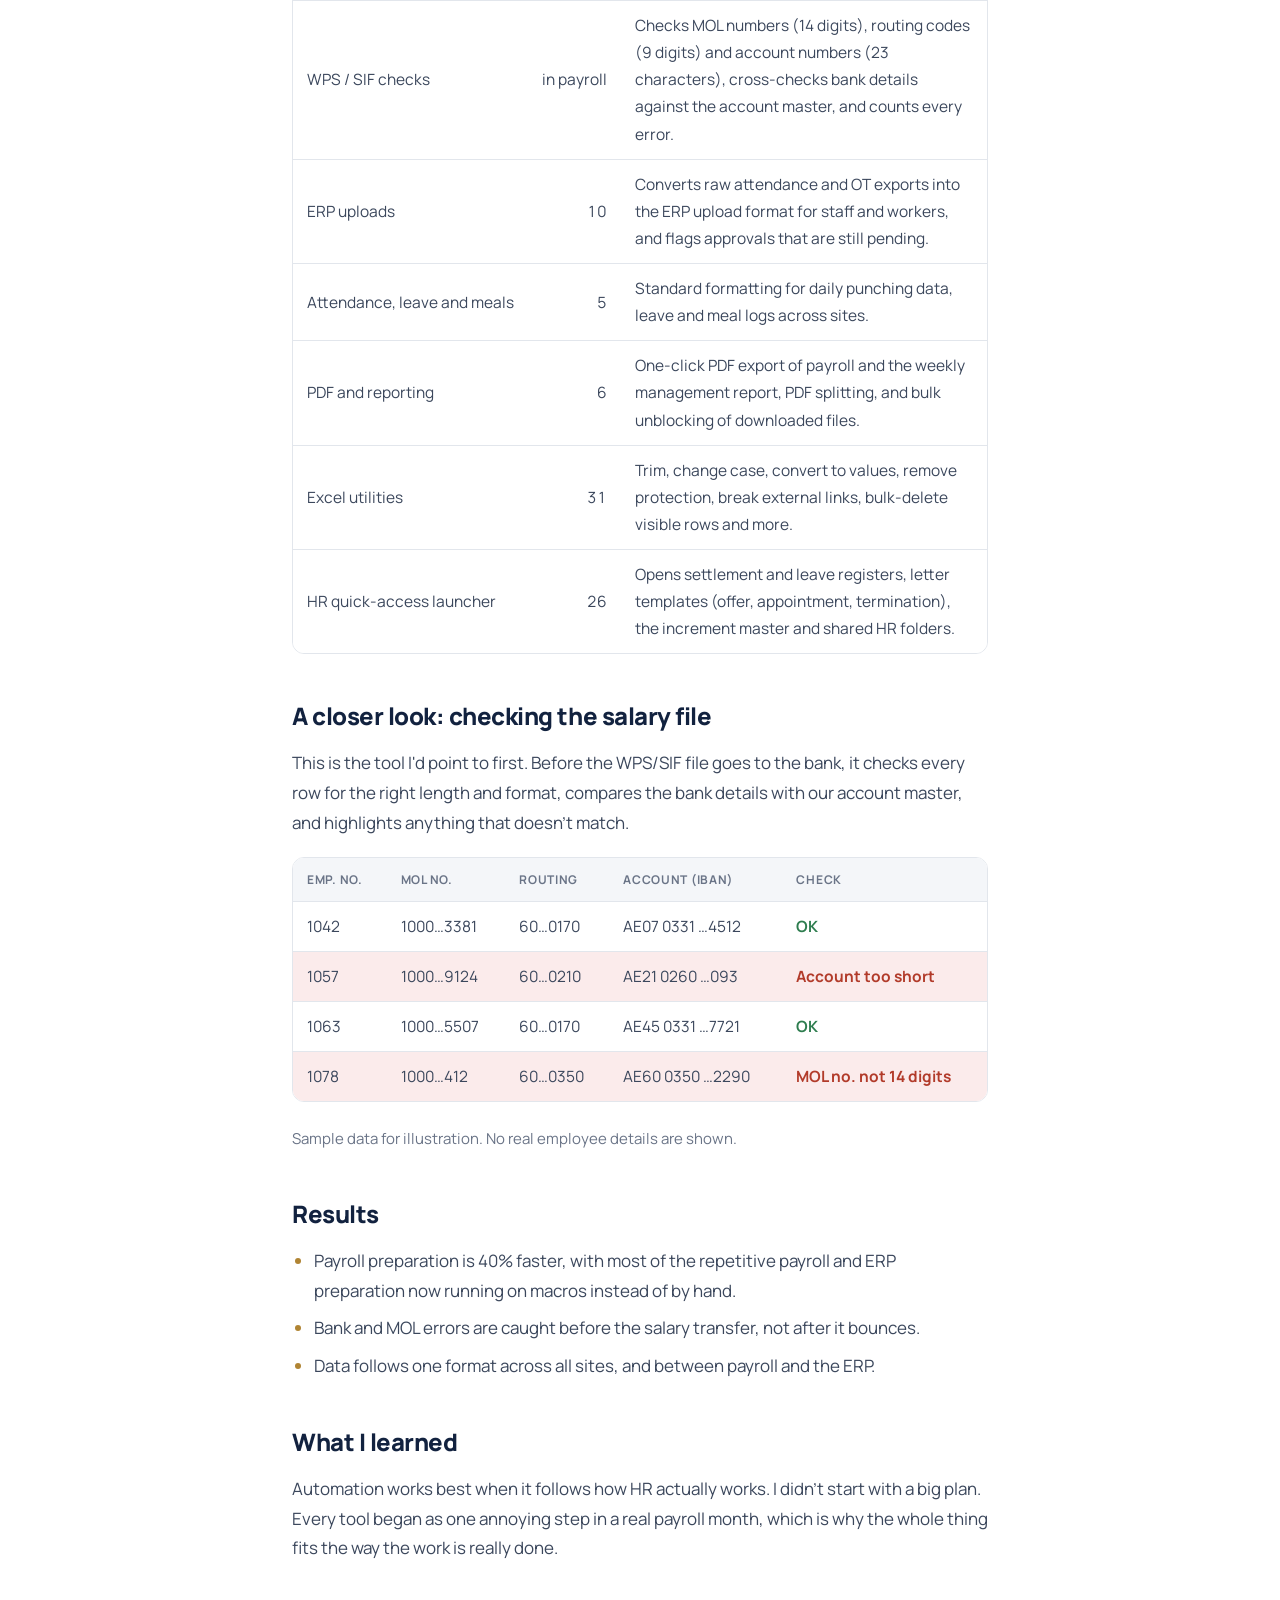
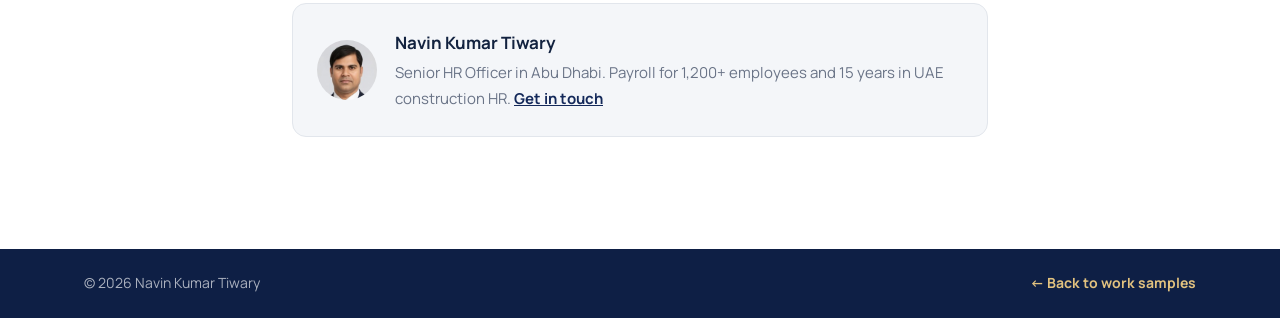
<file: work/hr-payroll-automation-toolkit.html>
<!doctype html>
<html lang="en">
<head>
<meta charset="utf-8">
<meta name="viewport" content="width=device-width, initial-scale=1, viewport-fit=cover">
<title>HR &amp; Payroll Automation Toolkit · Navin Kumar Tiwary</title>
<meta name="description" content="A 70+ tool Excel VBA library by Navin Kumar Tiwary that runs the monthly payroll cycle for 1,200+ employees: site attendance into payroll, WPS/SIF checks, ERP uploads and HR documents.">
<link rel="preconnect" href="https://fonts.googleapis.com">
<link rel="preconnect" href="https://fonts.gstatic.com" crossorigin>
<link rel="stylesheet" href="https://fonts.googleapis.com/css2?family=Manrope:wght@400;500;600;700;800&display=swap">
<link rel="stylesheet" href="../blog/blog.css">
<style>
.facts-row{display:grid; grid-template-columns:repeat(4, minmax(0,1fr)); gap:12px; margin:0 0 2em}
.facts-row div{border:1px solid var(--line); border-radius:12px; padding:16px 18px; background:var(--soft)}
.facts-row b{display:block; font-size:1.625rem; font-weight:800; color:var(--navy); line-height:1.1; font-variant-numeric:tabular-nums}
.facts-row span{font-size:.875rem; color:var(--muted)}
.flow{list-style:none; padding:0; margin:0 0 1.6em; display:grid; grid-template-columns:repeat(4, minmax(0,1fr)); gap:10px; counter-reset:f}
.flow li{counter-increment:f; position:relative; border:1px solid var(--line); border-radius:12px; padding:16px 16px 14px; background:#fff; margin:0}
.flow li::before{content:counter(f); display:grid; place-items:center; width:26px; height:26px; border-radius:50%; background:var(--navy); color:#fff; font-size:.8125rem; font-weight:800; margin-bottom:8px}
.flow b{display:block; color:var(--ink); font-size:.9688rem; line-height:1.3}
.flow span{display:block; font-size:.8438rem; color:var(--muted); line-height:1.45; margin-top:4px}
tr.bad td{background:#fbebeb}
tr.bad td:last-child{color:#B23B2A; font-weight:700}
td.ok{color:#2E7D4F; font-weight:700}
@media (max-width: 760px){
  .facts-row{grid-template-columns:repeat(2, minmax(0,1fr))}
  .flow{grid-template-columns:repeat(2, minmax(0,1fr))}
}
</style>
</head>
<body>

<header class="top">
  <div class="wrap">
    <a class="brand" href="../index.html"><span class="mint">Navin</span>&nbsp;Kumar Tiwary</a>
    <nav aria-label="Site">
      <a href="../index.html">Home</a>
      <a href="../index.html#built" aria-current="page">Work samples</a>
      <a href="../blog/index.html">Articles</a>
      <a href="../tools/gratuity-calculator.html">Gratuity Calculator</a>
      <a href="../tools/leave-calculator.html">Leave Calculator</a>
      <a href="../index.html#contact">Contact</a>
    </nav>
  </div>
</header>

<section class="pagehead">
  <div class="wrap narrow">
    <p class="crumb"><a href="../index.html#built">Work samples</a> / Excel VBA</p>
    <h1>HR &amp; Payroll Automation Toolkit</h1>
    <p class="sub">A 70+ tool Excel VBA library that turns a manual monthly payroll cycle into a repeatable, checked process.</p>
    <div class="meta"><span>Designed and built by Navin Kumar Tiwary</span><span>Excel VBA · Personal Macro Workbook</span></div>
  </div>
</section>

<main>
  <article class="post wrap narrow">

    <div class="facts-row">
      <div><b>58</b><span>VBA modules</span></div>
      <div><b>100</b><span>macros</span></div>
      <div><b>70+</b><span>working tools</span></div>
      <div><b>1,200+</b><span>employees, 3 active sites</span></div>
    </div>

    <h2>The problem</h2>
    <p>Every month, attendance and overtime arrived from several construction sites, and no two sites used the same layout. Someone had to copy it all into the payroll and cost sheets, reformat it for the ERP, and then turn it into a WPS salary file.</p>
    <p>Every one of those steps was manual. It was slow, it was repetitive, and the risk was real: one wrong MOL number or bank account and a salary transfer gets rejected, which means an employee waiting for money they've earned.</p>

    <h2>What I built</h2>
    <p>I wrote a personal macro library that lives inside Excel, so it's available in every workbook I open. I took each step of the payroll cycle and turned it into a one-click tool. Each one asks for confirmation before it runs, so nothing changes by accident.</p>
    <p>This is how a payroll month runs now:</p>
    <ol class="flow">
      <li><b>Collect site data</b><span>Attendance, overtime and leave from each site, formatted the same way.</span></li>
      <li><b>Build payroll</b><span>Data matched by employee ID into payroll, bonus and cost sheets per site.</span></li>
      <li><b>Check the salary file</b><span>Every MOL number, routing code and account checked before WPS.</span></li>
      <li><b>Upload and report</b><span>ERP upload files, approval tracking and PDF reports in one click.</span></li>
    </ol>

    <h2>What's inside</h2>
    <div class="tablewrap">
      <table>
        <thead><tr><th>Group</th><th class="num">Macros</th><th>What it does</th></tr></thead>
        <tbody>
          <tr><td>Payroll and cost sheets</td><td class="num">18</td><td style="white-space:normal">Pulls attendance and OT from site files into payroll by employee ID; builds payroll, bonus and cost sheets per site from a master template; separate routines for workers and staff.</td></tr>
          <tr><td>WPS / SIF checks</td><td class="num">in payroll</td><td style="white-space:normal">Checks MOL numbers (14 digits), routing codes (9 digits) and account numbers (23 characters), cross-checks bank details against the account master, and counts every error.</td></tr>
          <tr><td>ERP uploads</td><td class="num">10</td><td style="white-space:normal">Converts raw attendance and OT exports into the ERP upload format for staff and workers, and flags approvals that are still pending.</td></tr>
          <tr><td>Attendance, leave and meals</td><td class="num">5</td><td style="white-space:normal">Standard formatting for daily punching data, leave and meal logs across sites.</td></tr>
          <tr><td>PDF and reporting</td><td class="num">6</td><td style="white-space:normal">One-click PDF export of payroll and the weekly management report, PDF splitting, and bulk unblocking of downloaded files.</td></tr>
          <tr><td>Excel utilities</td><td class="num">31</td><td style="white-space:normal">Trim, change case, convert to values, remove protection, break external links, bulk-delete visible rows and more.</td></tr>
          <tr><td>HR quick-access launcher</td><td class="num">26</td><td style="white-space:normal">Opens settlement and leave registers, letter templates (offer, appointment, termination), the increment master and shared HR folders.</td></tr>
        </tbody>
      </table>
    </div>

    <h2>A closer look: checking the salary file</h2>
    <p>This is the tool I'd point to first. Before the WPS/SIF file goes to the bank, it checks every row for the right length and format, compares the bank details with our account master, and highlights anything that doesn't match.</p>
    <div class="tablewrap">
      <table>
        <thead><tr><th>Emp. no.</th><th>MOL no.</th><th>Routing</th><th>Account (IBAN)</th><th>Check</th></tr></thead>
        <tbody>
          <tr><td>1042</td><td>1000…3381</td><td>60…0170</td><td>AE07 0331 …4512</td><td class="ok">OK</td></tr>
          <tr class="bad"><td>1057</td><td>1000…9124</td><td>60…0210</td><td>AE21 0260 …093</td><td>Account too short</td></tr>
          <tr><td>1063</td><td>1000…5507</td><td>60…0170</td><td>AE45 0331 …7721</td><td class="ok">OK</td></tr>
          <tr class="bad"><td>1078</td><td>1000…412</td><td>60…0350</td><td>AE60 0350 …2290</td><td>MOL no. not 14 digits</td></tr>
        </tbody>
      </table>
    </div>
    <p class="note">Sample data for illustration. No real employee details are shown.</p>

    <h2>Results</h2>
    <ul>
      <li>Payroll preparation is 40% faster, with most of the repetitive payroll and ERP preparation now running on macros instead of by hand.</li>
      <li>Bank and MOL errors are caught before the salary transfer, not after it bounces.</li>
      <li>Data follows one format across all sites, and between payroll and the ERP.</li>
    </ul>

    <h2>What I learned</h2>
    <p>Automation works best when it follows how HR actually works. I didn't start with a big plan. Every tool began as one annoying step in a real payroll month, which is why the whole thing fits the way the work is really done.</p>

    <div class="author">
      <img class="avatar" src="../images/navin-avatar.jpg" alt="Navin Kumar Tiwary" width="60" height="60">
      <div>
        <b>Navin Kumar Tiwary</b>
        <p>Senior HR Officer in Abu Dhabi. Payroll for 1,200+ employees and <span data-exp="years">14</span> years in UAE construction HR. <a href="../index.html#contact">Get in touch</a></p>
      </div>
    </div>
  </article>
</main>

<footer>
  <div class="wrap"><span>© 2026 Navin Kumar Tiwary</span><a href="../index.html#built">← Back to work samples</a></div>
</footer>

<script src="../assets/experience.js"></script>
</body>
</html>
</file>
<file: blog/blog.css>
/* Shared style for all blog pages. Same navy & white look as the homepage. */
:root{
  --bg:#FFFFFF; --soft:#F4F6F9; --ink:#12223F; --text:#3B475C; --muted:#6A7487; --line:#E2E6EC;
  --navy:#14295A; --gold:#B08433; --gold-soft:#F6EEDF;
  --accent:#14295A; --accent-text:#14295A; --accent-soft:#F6EEDF; --on-accent:#FFFFFF;
  --font:"Manrope", "Segoe UI", system-ui, -apple-system, sans-serif;
  --mono:ui-monospace, Consolas, "Courier New", monospace;
  color-scheme:light;
}
*{box-sizing:border-box}
body{margin:0; background:var(--bg); color:var(--text); font-family:var(--font); font-size:1.0625rem; line-height:1.75; -webkit-font-smoothing:antialiased}
a{color:inherit}
a:focus-visible{outline:2px solid var(--gold); outline-offset:3px; border-radius:6px}
h1,h2,h3{line-height:1.2; text-wrap:balance; margin:0; letter-spacing:-.02em; color:var(--ink)}
.wrap{max-width:72rem; margin:0 auto; padding-left:max(20px, env(safe-area-inset-left, 0px)); padding-right:max(20px, env(safe-area-inset-right, 0px))}
.narrow{max-width:46rem}
.eyebrow{font-size:.8125rem; font-weight:700; letter-spacing:.12em; text-transform:uppercase; color:var(--gold); margin:0}

/* header */
.top{background:#fff; border-bottom:1px solid var(--line)}
.top .wrap{display:flex; align-items:center; justify-content:space-between; gap:16px; padding-block:14px}
.brand{display:flex; align-items:center; gap:4px; text-decoration:none; font-weight:800; font-size:1.0625rem; color:var(--ink)}
.brand .mint{color:var(--navy)}
.top nav{display:flex; gap:24px; font-size:.9375rem; font-weight:600}
.top nav a{text-decoration:none; color:var(--text)}
.top nav a:hover, .top nav a[aria-current]{color:var(--navy)}
.top nav a[aria-current]{border-bottom:2px solid var(--gold)}

/* page heading */
.pagehead{background:var(--navy); color:#fff}
.pagehead .wrap{padding-block:64px 56px; display:flex; flex-direction:column; gap:16px}
.pagehead h1{font-size:clamp(2rem, 5vw, 2.875rem); font-weight:800; color:#fff}
.pagehead p.sub{color:rgba(255,255,255,.8); font-size:1.125rem; max-width:40rem; margin:0}
.pagehead .eyebrow{color:#E2C27F}
.meta{display:flex; flex-wrap:wrap; gap:8px 18px; font-size:.875rem; color:rgba(255,255,255,.7)}
.crumb{font-size:.875rem; color:rgba(255,255,255,.7); margin:0}
.crumb a{color:#E2C27F; font-weight:700; text-decoration:none}

/* blog list */
.list{padding-block:56px 88px; display:grid; grid-template-columns:repeat(2, minmax(0,1fr)); gap:20px}
.post-card{background:#fff; border:1px solid var(--line); border-radius:14px; padding:26px; display:flex; flex-direction:column; gap:12px; text-decoration:none; transition:box-shadow .2s}
.post-card:hover{box-shadow:0 18px 40px -22px rgba(18,34,63,.3)}
.post-card .row{display:flex; justify-content:space-between; gap:12px; flex-wrap:wrap; font-size:.8125rem; color:var(--muted); font-weight:600}
.post-card .cat{color:var(--gold); font-weight:700}
.post-card h2{font-size:1.3125rem; font-weight:700}
.post-card p{margin:0; color:var(--text)}
.post-card .more{color:var(--navy); font-weight:700; font-size:.9375rem}
.empty{border:1px dashed var(--line); border-radius:14px; padding:26px; color:var(--muted); display:flex; align-items:center; background:var(--soft)}

/* article */
article.post{padding-block:56px 40px}
.post p{margin:0 0 1.15em}
.post h2{font-size:1.5rem; font-weight:800; margin:2em 0 .7em}
.post h3{font-size:1.1875rem; font-weight:700; margin:1.6em 0 .5em}
.post ul, .post ol{padding-left:1.3em; margin:0 0 1.2em}
.post li{margin-bottom:.45em}
.post li::marker{color:var(--gold)}
.post strong{font-weight:700; color:var(--ink)}
.lead{font-size:1.1875rem; color:var(--muted)}
.callout{background:var(--gold-soft); border-left:3px solid var(--gold); border-radius:10px; padding:20px 22px; margin:1.6em 0}
.callout ul:last-child, .callout p:last-child{margin-bottom:0}
.callout .eyebrow{margin-bottom:8px}
.formula{font-family:var(--mono); font-size:.9375rem; background:var(--soft); border:1px solid var(--line); border-radius:10px; padding:14px 16px; margin:0 0 1.2em; overflow-x:auto; white-space:nowrap; color:var(--ink)}
.tablewrap{overflow-x:auto; margin:0 0 1.4em; border:1px solid var(--line); border-radius:12px}
table{border-collapse:collapse; width:100%; background:#fff; font-size:.9688rem}
th, td{padding:11px 14px; text-align:left; border-bottom:1px solid var(--line); white-space:nowrap}
th{font-size:.75rem; letter-spacing:.06em; text-transform:uppercase; color:var(--muted); font-weight:700; background:var(--soft)}
td.num, th.num{text-align:right; font-variant-numeric:tabular-nums}
tr:last-child td{border-bottom:0}
tr.total td{font-weight:800; color:var(--ink)}
.note{font-size:.9375rem; color:var(--muted)}

.author{margin:40px 0 72px; padding:24px; border:1px solid var(--line); border-radius:14px; background:var(--soft); display:flex; gap:18px; align-items:center}
.author .avatar{width:60px; height:60px; flex:none; border-radius:50%; object-fit:cover}
.author b{font-size:1.0625rem; color:var(--ink)}
.author p{margin:2px 0 0; color:var(--muted); font-size:.9375rem}
.author a{color:var(--navy); font-weight:700}

footer{background:#0E1F45; color:rgba(255,255,255,.65); font-size:.875rem}
footer .wrap{padding-block:22px; display:flex; justify-content:space-between; gap:12px; flex-wrap:wrap}
footer a{color:#E2C27F; text-decoration:none; font-weight:700}

@media (max-width: 700px){
  .list{grid-template-columns:1fr}
  .top nav{gap:14px}
  .author{flex-direction:column; align-items:flex-start}
}

@media (max-width: 520px){ .top .wrap{flex-wrap:wrap; row-gap:8px} .top nav{gap:12px; flex-wrap:wrap} }

.sources{padding-left:1.2em}
.sources li{margin-bottom:.6em; font-size:.9688rem}
.sources a{color:var(--navy); font-weight:700}
</file>
